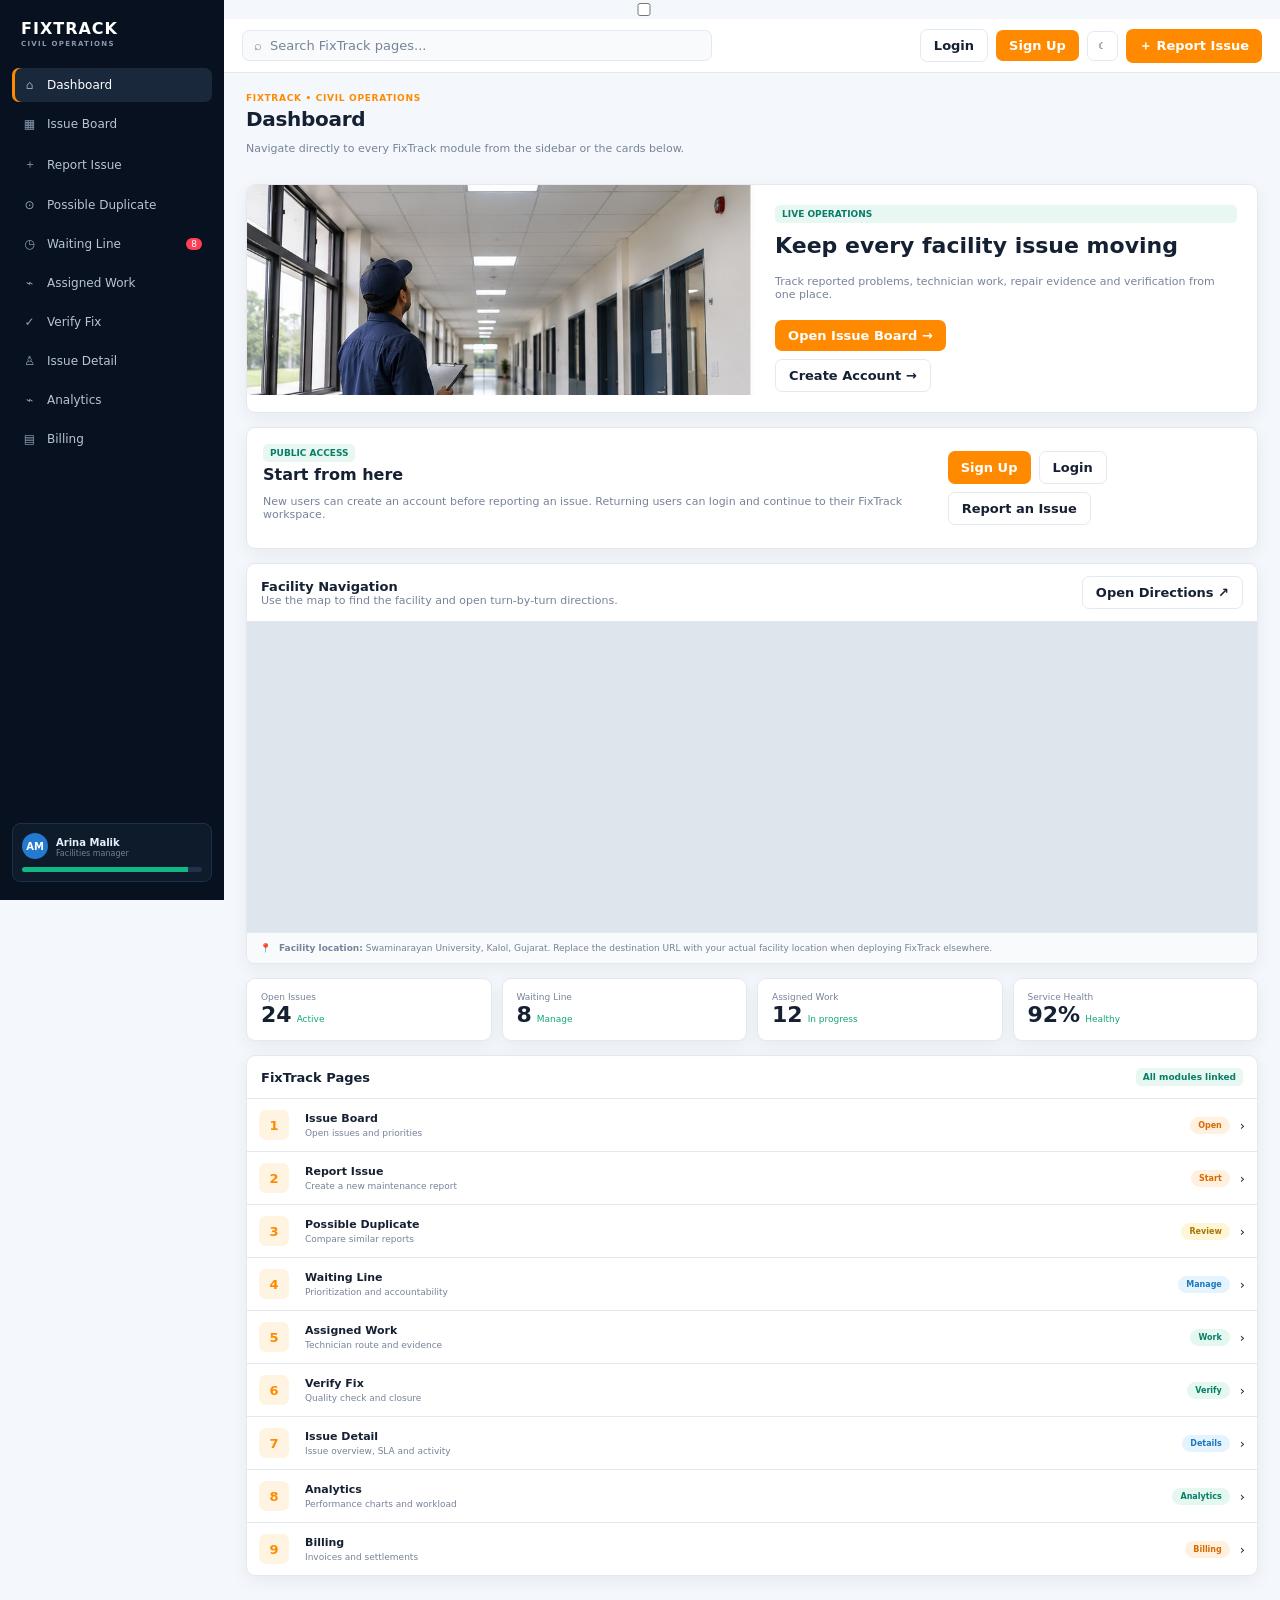
<file: index.html>
<!doctype html>
<html lang="en">
<head>
<meta charset="UTF-8">
<meta name="viewport" content="width=device-width, initial-scale=1.0">
<title>FixTrack — Dashboard</title>
<link rel="stylesheet" href="01_issue_board/style.css">
</head>
<body>
<input id="menu-toggle" type="checkbox">
<input id="dark-mode" class="theme-toggle" type="checkbox">

<div class="app">
  <aside class="sidebar">
    <div class="brand">FIXTRACK<small>CIVIL OPERATIONS</small></div>
    <nav class="nav">
<a class="active" href="index.html"><span class="icon">⌂</span>Dashboard</a>
<a href="01_issue_board/index.html"><span class="icon">▦</span>Issue Board</a>
<a href="02_report_issue/index.html"><span class="icon">＋</span>Report Issue</a>
<a href="03_possible_duplicate/index.html"><span class="icon">⊙</span>Possible Duplicate</a>
<a href="04_waiting_line/index.html"><span class="icon">◷</span>Waiting Line <span class="badge">8</span></a>
<a href="05_assigned_work/index.html"><span class="icon">⌁</span>Assigned Work</a>
<a href="06_verify_fix/index.html"><span class="icon">✓</span>Verify Fix</a>
<a href="07_issue_detail/index.html"><span class="icon">♙</span>Issue Detail</a>
<a href="08_analytics/index.html"><span class="icon">⌁</span>Analytics</a>
<a href="09_billing/index.html"><span class="icon">▤</span>Billing</a>
    </nav>
    <div class="profile-mini">
      <div class="row"><div class="avatar">AM</div><div><strong>Arina Malik</strong><span>Facilities manager</span></div></div>
      <div class="progress"><i></i></div>
    </div>
  </aside>
  <label class="mobile-overlay" for="menu-toggle"></label>

  <main class="content">
    <div class="topbar">
      <label class="hamburger" for="menu-toggle">☰</label>
      <div class="search">⌕ <span>Search FixTrack pages...</span></div>
      <div class="actions"><a class="btn btn-outline auth-top-btn" href="10_login/index.html">Login</a><a class="btn btn-primary auth-top-btn" href="11_signup/index.html">Sign Up</a>
        <div class="theme-toggle"><label for="dark-mode">☾</label></div>
        <a class="btn btn-primary" href="02_report_issue/index.html">＋ Report Issue</a>
      </div>
    </div>
    <div class="page">
      <div class="eyebrow">FIXTRACK • CIVIL OPERATIONS</div>
      <div class="title-row">
        <div>
          <h1>Dashboard</h1>
          <p class="subtitle">Navigate directly to every FixTrack module from the sidebar or the cards below.</p>
        </div>
      </div>

      <div class="card dashboard-photo-card">
        <img class="dashboard-photo" src="assets/corridor-maintenance.jpg" alt="FixTrack maintenance technician inspecting a facility corridor">
        <div class="dashboard-photo-copy">
          <span class="badge-top">LIVE OPERATIONS</span>
          <h2>Keep every facility issue moving</h2>
          <p class="subtitle">Track reported problems, technician work, repair evidence and verification from one place.</p>
          <a class="btn btn-primary" href="01_issue_board/index.html">Open Issue Board →</a> <a class="btn btn-outline" href="11_signup/index.html">Create Account →</a>
        </div>
      </div>

      <div class="card welcome-strip">
        <div><span class="badge-top">PUBLIC ACCESS</span><h2>Start from here</h2><p class="subtitle">New users can create an account before reporting an issue. Returning users can login and continue to their FixTrack workspace.</p></div>
        <div class="welcome-actions"><a class="btn btn-primary" href="11_signup/index.html">Sign Up</a><a class="btn btn-outline" href="10_login/index.html">Login</a><a class="btn btn-outline" href="02_report_issue/index.html">Report an Issue</a></div>
      </div>

      <div class="card map-card">
        <div class="card-head"><div><strong>Facility Navigation</strong><div class="subtitle">Use the map to find the facility and open turn-by-turn directions.</div></div><a class="btn btn-outline" target="_blank" rel="noopener" href="https://www.google.com/maps/dir/?api=1&destination=Swaminarayan%20University%2C%20Kalol%2C%20Gujarat">Open Directions ↗</a></div>
        <div class="map-frame"><iframe title="FixTrack facility map" src="https://www.google.com/maps?q=Swaminarayan%20University%2C%20Kalol%2C%20Gujarat&output=embed" loading="lazy" referrerpolicy="no-referrer-when-downgrade"></iframe></div>
        <div class="map-note"><span>📍</span><span><strong>Facility location:</strong> Swaminarayan University, Kalol, Gujarat. Replace the destination URL with your actual facility location when deploying FixTrack elsewhere.</span></div>
      </div>

      <div class="stats">
        <div class="stat"><small>Open Issues</small><strong>24</strong><span class="trend">Active</span></div>
        <div class="stat"><small>Waiting Line</small><strong>8</strong><span class="trend">Manage</span></div>
        <div class="stat"><small>Assigned Work</small><strong>12</strong><span class="trend">In progress</span></div>
        <div class="stat"><small>Service Health</small><strong>92%</strong><span class="trend">Healthy</span></div>
      </div>

      <div class="card">
        <div class="card-head"><strong>FixTrack Pages</strong><span class="badge-top">All modules linked</span></div>
        <div class="issue-list">
          <a class="issue" href="01_issue_board/index.html">
            <div class="issue-icon">1</div>
            <div><div class="issue-title">Issue Board</div><div class="issue-meta">Open issues and priorities</div></div>
            <span class="pill orange">Open</span><span>›</span>
          </a>
          <a class="issue" href="02_report_issue/index.html">
            <div class="issue-icon">2</div>
            <div><div class="issue-title">Report Issue</div><div class="issue-meta">Create a new maintenance report</div></div>
            <span class="pill orange">Start</span><span>›</span>
          </a>
          <a class="issue" href="03_possible_duplicate/index.html">
            <div class="issue-icon">3</div>
            <div><div class="issue-title">Possible Duplicate</div><div class="issue-meta">Compare similar reports</div></div>
            <span class="pill yellow">Review</span><span>›</span>
          </a>
          <a class="issue" href="04_waiting_line/index.html">
            <div class="issue-icon">4</div>
            <div><div class="issue-title">Waiting Line</div><div class="issue-meta">Prioritization and accountability</div></div>
            <span class="pill blue">Manage</span><span>›</span>
          </a>
          <a class="issue" href="05_assigned_work/index.html">
            <div class="issue-icon">5</div>
            <div><div class="issue-title">Assigned Work</div><div class="issue-meta">Technician route and evidence</div></div>
            <span class="pill green">Work</span><span>›</span>
          </a>
          <a class="issue" href="06_verify_fix/index.html">
            <div class="issue-icon">6</div>
            <div><div class="issue-title">Verify Fix</div><div class="issue-meta">Quality check and closure</div></div>
            <span class="pill green">Verify</span><span>›</span>
          </a>
          <a class="issue" href="07_issue_detail/index.html">
            <div class="issue-icon">7</div>
            <div><div class="issue-title">Issue Detail</div><div class="issue-meta">Issue overview, SLA and activity</div></div>
            <span class="pill blue">Details</span><span>›</span>
          </a>
          <a class="issue" href="08_analytics/index.html">
            <div class="issue-icon">8</div>
            <div><div class="issue-title">Analytics</div><div class="issue-meta">Performance charts and workload</div></div>
            <span class="pill green">Analytics</span><span>›</span>
          </a>
          <a class="issue" href="09_billing/index.html">
            <div class="issue-icon">9</div>
            <div><div class="issue-title">Billing</div><div class="issue-meta">Invoices and settlements</div></div>
            <span class="pill orange">Billing</span><span>›</span>
          </a>
        </div>
      </div>
    </div>
  </main>
</div>
</body>
</html>
</file>
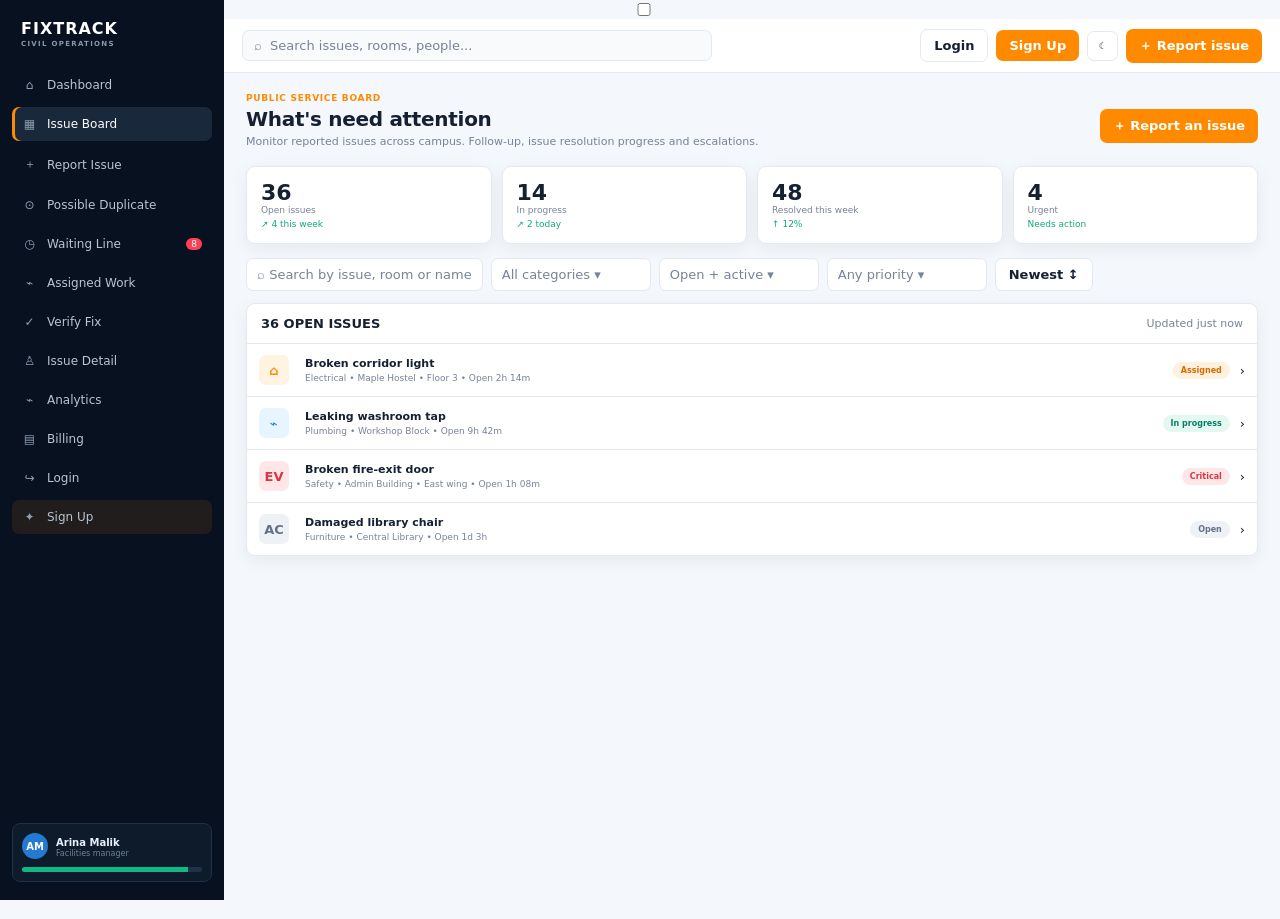
<file: 01_issue_board/index.html>
<!doctype html>
<html lang="en">
<head>
<meta charset="UTF-8"><meta name="viewport" content="width=device-width, initial-scale=1.0">
<title>FixTrack — Issue Board</title>
<link rel="stylesheet" href="style.css">
</head>
<body>
<input id="menu-toggle" type="checkbox">
<input id="dark-mode" class="theme-toggle" type="checkbox">
<div class="app">
<aside class="sidebar">
  <div class="brand">FIXTRACK<small>CIVIL OPERATIONS</small></div>
  <nav class="nav">
<a href="index.html"><span class="icon">⌂</span>Dashboard</a>
<a class="active" href="../01_issue_board/index.html"><span class="icon">▦</span>Issue Board</a>
<a href="../02_report_issue/index.html"><span class="icon">＋</span>Report Issue</a>
<a href="../03_possible_duplicate/index.html"><span class="icon">⊙</span>Possible Duplicate</a>
<a href="../04_waiting_line/index.html"><span class="icon">◷</span>Waiting Line <span class="badge">8</span></a>
<a href="../05_assigned_work/index.html"><span class="icon">⌁</span>Assigned Work</a>
<a href="../06_verify_fix/index.html"><span class="icon">✓</span>Verify Fix</a>
<a href="../07_issue_detail/index.html"><span class="icon">♙</span>Issue Detail</a>
<a href="../08_analytics/index.html"><span class="icon">⌁</span>Analytics</a>
<a href="../09_billing/index.html"><span class="icon">▤</span>Billing</a>

<a href="../10_login/index.html"><span class="icon">↪</span>Login</a>
<a class="nav-signup" href="../11_signup/index.html"><span class="icon">✦</span>Sign Up</a>
</nav>
  <div class="profile-mini"><div class="row"><div class="avatar">AM</div><div><strong>Arina Malik</strong><span>Facilities manager</span></div></div><div class="progress"><i></i></div></div>
</aside>
<label class="mobile-overlay" for="menu-toggle"></label>
<main class="content">
<header class="topbar">
  <label class="hamburger" for="menu-toggle">☰</label>
  <div class="search">⌕ <span>Search issues, rooms, people...</span></div>
  <div class="actions"><a class="btn btn-outline auth-top-btn" href="../10_login/index.html">Login</a><a class="btn btn-primary auth-top-btn" href="../11_signup/index.html">Sign Up</a>
    <div class="theme-toggle"><label for="dark-mode">☾</label></div>
    <a class="btn btn-primary hide-mobile" href="../02_report_issue/index.html">＋ Report issue</a>
  </div>
</header>
<div class="page">
  <div class="eyebrow">PUBLIC SERVICE BOARD</div>
  <div class="title-row">
    <div><h1>What's need attention</h1><div class="subtitle">Monitor reported issues across campus. Follow-up, issue resolution progress and escalations.</div></div>
    <a class="btn btn-primary" href="../02_report_issue/index.html">＋ Report an issue</a>
  </div>
  <section class="stats">
    <div class="stat"><strong>36</strong><small>Open issues</small><span class="trend">↗ 4 this week</span></div>
    <div class="stat"><strong>14</strong><small>In progress</small><span class="trend">↗ 2 today</span></div>
    <div class="stat"><strong>48</strong><small>Resolved this week</small><span class="trend">↑ 12%</span></div>
    <div class="stat"><strong>4</strong><small>Urgent</small><span class="trend">Needs action</span></div>
  </section>
  <div class="toolbar">
    <div class="field">⌕ Search by issue, room or name</div><div class="field">All categories ▾</div><div class="field">Open + active ▾</div><div class="field">Any priority ▾</div><button class="btn btn-outline">Newest ↕</button>
  </div>
  <section class="card">
    <div class="card-head"><strong>36 OPEN ISSUES</strong><span class="subtitle">Updated just now</span></div>
    <div class="issue-list">
      <a class="issue" href="../03_possible_duplicate/index.html"><div class="issue-icon">⌂</div><div><div class="issue-title">Broken corridor light</div><div class="issue-meta">Electrical • Maple Hostel • Floor 3 • Open 2h 14m</div></div><span class="pill orange">Assigned</span><span class="issue-arrow">›</span></a>
      <a class="issue" href="../04_waiting_line/index.html"><div class="issue-icon" style="background:#e6f5ff;color:#2686bd">⌁</div><div><div class="issue-title">Leaking washroom tap</div><div class="issue-meta">Plumbing • Workshop Block • Open 9h 42m</div></div><span class="pill green">In progress</span><span class="issue-arrow">›</span></a>
      <a class="issue" href="../04_waiting_line/index.html"><div class="issue-icon" style="background:#ffe7e8;color:#d93643">EV</div><div><div class="issue-title">Broken fire-exit door</div><div class="issue-meta">Safety • Admin Building • East wing • Open 1h 08m</div></div><span class="pill red">Critical</span><span class="issue-arrow">›</span></a>
      <a class="issue" href="../05_assigned_work/index.html"><div class="issue-icon" style="background:#eef1f5;color:#647187">AC</div><div><div class="issue-title">Damaged library chair</div><div class="issue-meta">Furniture • Central Library • Open 1d 3h</div></div><span class="pill gray">Open</span><span class="issue-arrow">›</span></a>
    </div>
  </section>
</div>
</main>
</div>
</body>
</html>
</file>
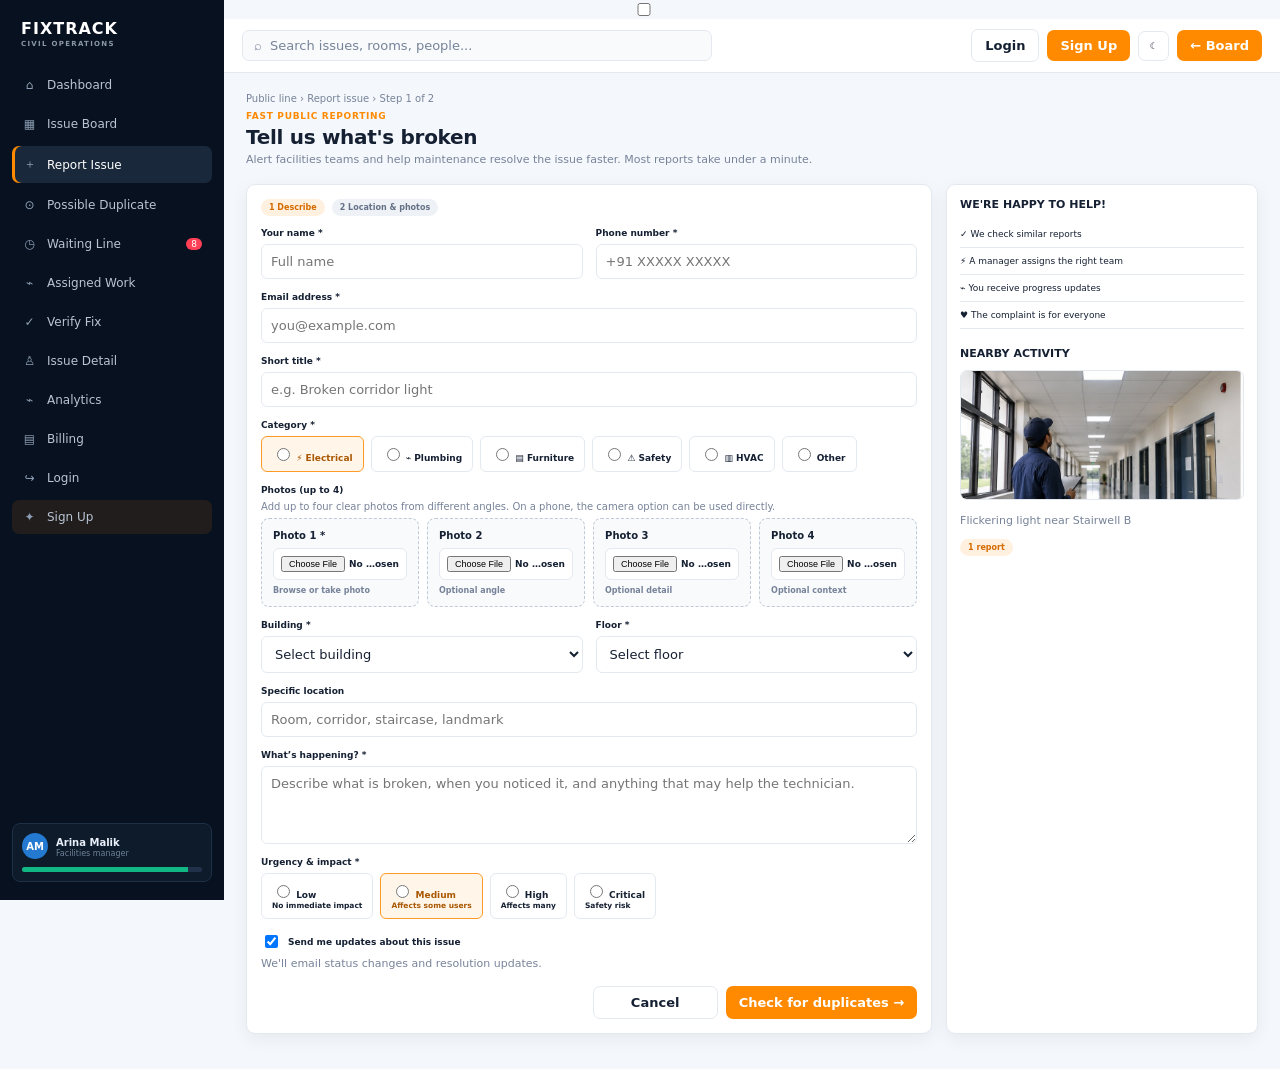
<file: 02_report_issue/index.html>
<!doctype html>
<html lang="en">
<head><meta charset="UTF-8"><meta name="viewport" content="width=device-width, initial-scale=1.0">
<title>FixTrack — Report Issue</title><link rel="stylesheet" href="style.css"></head>
<body>
<input id="menu-toggle" type="checkbox"><input id="dark-mode" class="theme-toggle" type="checkbox">
<div class="app"><aside class="sidebar">
<div class="brand">FIXTRACK<small>CIVIL OPERATIONS</small></div>
<nav class="nav">
<a href="index.html"><span class="icon">⌂</span>Dashboard</a>
<a href="../01_issue_board/index.html"><span class="icon">▦</span>Issue Board</a>
<a class="active" href="../02_report_issue/index.html"><span class="icon">＋</span>Report Issue</a>
<a href="../03_possible_duplicate/index.html"><span class="icon">⊙</span>Possible Duplicate</a>
<a href="../04_waiting_line/index.html"><span class="icon">◷</span>Waiting Line <span class="badge">8</span></a>
<a href="../05_assigned_work/index.html"><span class="icon">⌁</span>Assigned Work</a>
<a href="../06_verify_fix/index.html"><span class="icon">✓</span>Verify Fix</a>
<a href="../07_issue_detail/index.html"><span class="icon">♙</span>Issue Detail</a>
<a href="../08_analytics/index.html"><span class="icon">⌁</span>Analytics</a>
<a href="../09_billing/index.html"><span class="icon">▤</span>Billing</a>

<a href="../10_login/index.html"><span class="icon">↪</span>Login</a>
<a class="nav-signup" href="../11_signup/index.html"><span class="icon">✦</span>Sign Up</a>
</nav>
<div class="profile-mini"><div class="row"><div class="avatar">AM</div><div><strong>Arina Malik</strong><span>Facilities manager</span></div></div><div class="progress"><i></i></div></div>
</aside><label class="mobile-overlay" for="menu-toggle"></label>
<main class="content"><header class="topbar"><label class="hamburger" for="menu-toggle">☰</label><div class="search">⌕ <span>Search issues, rooms, people...</span></div><div class="actions"><a class="btn btn-outline auth-top-btn" href="../10_login/index.html">Login</a><a class="btn btn-primary auth-top-btn" href="../11_signup/index.html">Sign Up</a><div class="theme-toggle"><label for="dark-mode">☾</label></div><a class="btn btn-primary" href="../01_issue_board/index.html">← Board</a></div></header>
<div class="page">
<div class="crumb">Public line › Report issue › Step 1 of 2</div>
<div class="eyebrow">FAST PUBLIC REPORTING</div>
<div class="title-row"><div><h1>Tell us what's broken</h1><div class="subtitle">Alert facilities teams and help maintenance resolve the issue faster. Most reports take under a minute.</div></div></div>
<div class="grid-2">
<section class="card form-card">
<form class="report-form" action="../03_possible_duplicate/index.html" method="get" enctype="multipart/form-data">
<div class="choice-row" style="margin-bottom:12px"><span class="pill orange">1 Describe</span><span class="pill gray">2 Location & photos</span></div>
<div class="form-grid">
<div class="form-group"><label for="reporter-name">Your name *</label><input id="reporter-name" name="reporter_name" autocomplete="name" required placeholder="Full name"></div>
<div class="form-group"><label for="reporter-phone">Phone number *</label><input id="reporter-phone" name="reporter_phone" autocomplete="tel" type="tel" required placeholder="+91 XXXXX XXXXX"></div>
<div class="form-group full"><label for="reporter-email">Email address *</label><input id="reporter-email" name="reporter_email" autocomplete="email" type="email" required placeholder="you@example.com"></div>
<div class="form-group full"><label for="issue-title">Short title *</label><input id="issue-title" name="title" required placeholder="e.g. Broken corridor light"></div>
<div class="form-group full"><label>Category *</label><div class="choice-row"><label class="choice selected"><input type="radio" name="category" value="Electrical" required> ⚡ Electrical</label><label class="choice"><input type="radio" name="category" value="Plumbing"> ⌁ Plumbing</label><label class="choice"><input type="radio" name="category" value="Furniture"> ▤ Furniture</label><label class="choice"><input type="radio" name="category" value="Safety"> ⚠ Safety</label><label class="choice"><input type="radio" name="category" value="HVAC"> ▥ HVAC</label><label class="choice"><input type="radio" name="category" value="Other"> Other</label></div></div>
<div class="form-group full"><label>Photos (up to 4)</label><p class="form-help">Add up to four clear photos from different angles. On a phone, the camera option can be used directly.</p><div class="photo-input-grid">
<label class="photo-upload"><span>Photo 1 *</span><input type="file" name="photo1" accept="image/*" capture="environment" required><small>Browse or take photo</small></label>
<label class="photo-upload"><span>Photo 2</span><input type="file" name="photo2" accept="image/*" capture="environment"><small>Optional angle</small></label>
<label class="photo-upload"><span>Photo 3</span><input type="file" name="photo3" accept="image/*" capture="environment"><small>Optional detail</small></label>
<label class="photo-upload"><span>Photo 4</span><input type="file" name="photo4" accept="image/*" capture="environment"><small>Optional context</small></label>
</div></div>
<div class="form-group"><label for="building">Building *</label><select id="building" name="building" required><option value="">Select building</option><option>Maple Hostel</option><option>Central Library</option><option>Admin Building</option><option>Workshop Block</option></select></div>
<div class="form-group"><label for="floor">Floor *</label><select id="floor" name="floor" required><option value="">Select floor</option><option>Ground floor</option><option>Floor 2</option><option>Floor 3</option><option>Floor 4</option></select></div>
<div class="form-group full"><label for="location">Specific location</label><input id="location" name="location" placeholder="Room, corridor, staircase, landmark"></div>
<div class="form-group full"><label for="description">What’s happening? *</label><textarea id="description" name="description" required placeholder="Describe what is broken, when you noticed it, and anything that may help the technician."></textarea></div>
<div class="form-group full"><label>Urgency & impact *</label><div class="choice-row"><label class="choice"><input type="radio" name="urgency" value="Low" required> Low<br><small>No immediate impact</small></label><label class="choice selected"><input type="radio" name="urgency" value="Medium"> Medium<br><small>Affects some users</small></label><label class="choice"><input type="radio" name="urgency" value="High"> High<br><small>Affects many</small></label><label class="choice"><input type="radio" name="urgency" value="Critical"> Critical<br><small>Safety risk</small></label></div></div>
<div class="form-group full"><label class="checkline"><input type="checkbox" name="updates" checked> Send me updates about this issue</label><small class="subtitle">We'll email status changes and resolution updates.</small></div>
</div>
<div class="form-actions"><a class="btn btn-outline" href="../index.html">Cancel</a><button class="btn btn-primary" type="submit">Check for duplicates →</button></div>
</form>
</section>

<aside class="card side-card">
<h3>WE'RE HAPPY TO HELP!</h3>
<div class="tip">✓ We check similar reports</div><div class="tip">⚡ A manager assigns the right team</div><div class="tip">⌁ You receive progress updates</div><div class="tip">♥ The complaint is for everyone</div>
<h3 style="margin-top:18px">NEARBY ACTIVITY</h3>
<img class="photo" src="../assets/corridor-maintenance.jpg" alt="Corridor reference photo">
<p class="subtitle">Flickering light near Stairwell B</p><span class="pill orange">1 report</span>
</aside>
</div>
</div></main></div>
</body></html>
</file>
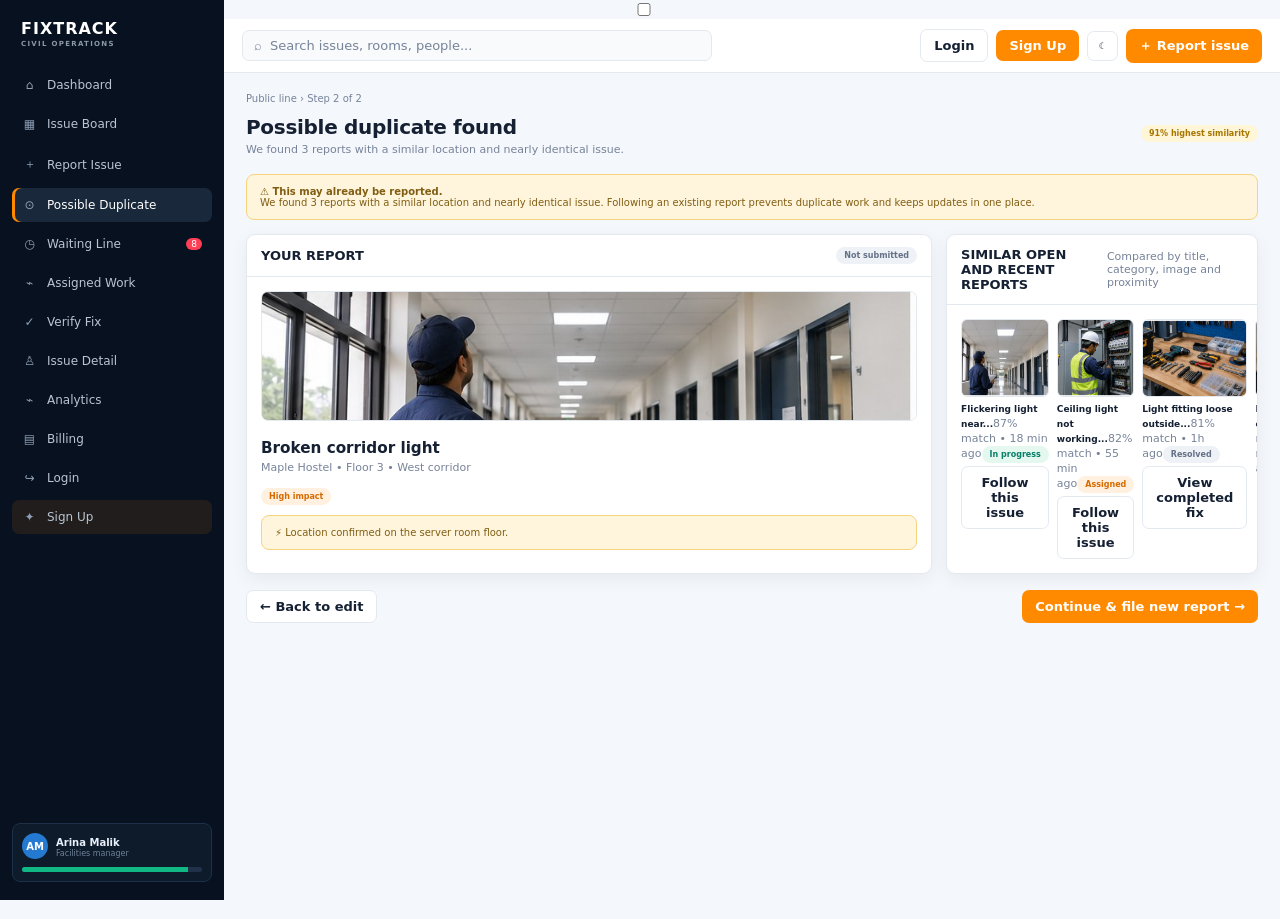
<file: 03_possible_duplicate/index.html>
<!doctype html>
<html lang="en"><head><meta charset="UTF-8"><meta name="viewport" content="width=device-width, initial-scale=1.0"><title>FixTrack — Possible Duplicate</title><link rel="stylesheet" href="style.css"></head>
<body>
<input id="menu-toggle" type="checkbox"><input id="dark-mode" class="theme-toggle" type="checkbox">
<div class="app"><aside class="sidebar"><div class="brand">FIXTRACK<small>CIVIL OPERATIONS</small></div><nav class="nav">
<a href="index.html"><span class="icon">⌂</span>Dashboard</a>
<a href="../01_issue_board/index.html"><span class="icon">▦</span>Issue Board</a>
<a href="../02_report_issue/index.html"><span class="icon">＋</span>Report Issue</a>
<a class="active" href="../03_possible_duplicate/index.html"><span class="icon">⊙</span>Possible Duplicate</a>
<a href="../04_waiting_line/index.html"><span class="icon">◷</span>Waiting Line <span class="badge">8</span></a>
<a href="../05_assigned_work/index.html"><span class="icon">⌁</span>Assigned Work</a>
<a href="../06_verify_fix/index.html"><span class="icon">✓</span>Verify Fix</a>
<a href="../07_issue_detail/index.html"><span class="icon">♙</span>Issue Detail</a>
<a href="../08_analytics/index.html"><span class="icon">⌁</span>Analytics</a>
<a href="../09_billing/index.html"><span class="icon">▤</span>Billing</a>

<a href="../10_login/index.html"><span class="icon">↪</span>Login</a>
<a class="nav-signup" href="../11_signup/index.html"><span class="icon">✦</span>Sign Up</a>
</nav><div class="profile-mini"><div class="row"><div class="avatar">AM</div><div><strong>Arina Malik</strong><span>Facilities manager</span></div></div><div class="progress"><i></i></div></div></aside><label class="mobile-overlay" for="menu-toggle"></label>
<main class="content"><header class="topbar"><label class="hamburger" for="menu-toggle">☰</label><div class="search">⌕ <span>Search issues, rooms, people...</span></div><div class="actions"><a class="btn btn-outline auth-top-btn" href="../10_login/index.html">Login</a><a class="btn btn-primary auth-top-btn" href="../11_signup/index.html">Sign Up</a><div class="theme-toggle"><label for="dark-mode">☾</label></div><a class="btn btn-primary" href="../01_issue_board/index.html">＋ Report issue</a></div></header>
<div class="page"><div class="crumb">Public line › Step 2 of 2</div><div class="title-row"><div><h1>Possible duplicate found</h1><div class="subtitle">We found 3 reports with a similar location and nearly identical issue.</div></div><span class="pill yellow">91% highest similarity</span></div>
<div class="alert"><strong>⚠ This may already be reported.</strong><br>We found 3 reports with a similar location and nearly identical issue. Following an existing report prevents duplicate work and keeps updates in one place.</div>
<div class="grid-2">
<section class="card"><div class="card-head"><strong>YOUR REPORT</strong><span class="pill gray">Not submitted</span></div><div class="card-body">
<img class="photo" src="../assets/corridor-maintenance.jpg" alt="Reported corridor">
<h3 style="margin-bottom:4px">Broken corridor light</h3><div class="subtitle">Maple Hostel • Floor 3 • West corridor</div><p><span class="pill orange">High impact</span></p><div class="alert" style="margin-top:10px;margin-bottom:0">⚡ Location confirmed on the server room floor.</div>
</div></section>
<section class="card"><div class="card-head"><strong>SIMILAR OPEN AND RECENT REPORTS</strong><span class="subtitle">Compared by title, category, image and proximity</span></div><div class="card-body"><div class="image-grid">
<div><img src="../assets/corridor-maintenance.jpg" alt=""><b style="font-size:9px">Flickering light near...</b><small class="subtitle">87% match • 18 min ago</small><span class="pill green">In progress</span><button class="btn btn-outline" style="width:100%;margin-top:6px">Follow this issue</button></div>
<div><img src="../assets/electrical-maintenance.jpg" alt=""><b style="font-size:9px">Ceiling light not working...</b><small class="subtitle">82% match • 55 min ago</small><span class="pill orange">Assigned</span><button class="btn btn-outline" style="width:100%;margin-top:6px">Follow this issue</button></div>
<div><img src="../assets/tools-workbench.jpg" alt=""><b style="font-size:9px">Light fitting loose outside...</b><small class="subtitle">81% match • 1h ago</small><span class="pill gray">Resolved</span><button class="btn btn-outline" style="width:100%;margin-top:6px">View completed fix</button></div>
<div><img src="../assets/light-repair.jpg" alt=""><b style="font-size:9px">Light fixture outside...</b><small class="subtitle">79% match • 110 m away</small><span class="pill gray">Closed</span></div>
</div></div></section>
</div>
<div style="display:flex;justify-content:space-between;gap:8px;margin-top:16px"><a class="btn btn-outline" href="../02_report_issue/index.html">← Back to edit</a><a class="btn btn-primary" href="../04_waiting_line/index.html">Continue & file new report →</a></div>
</div></main></div></body></html>
</file>
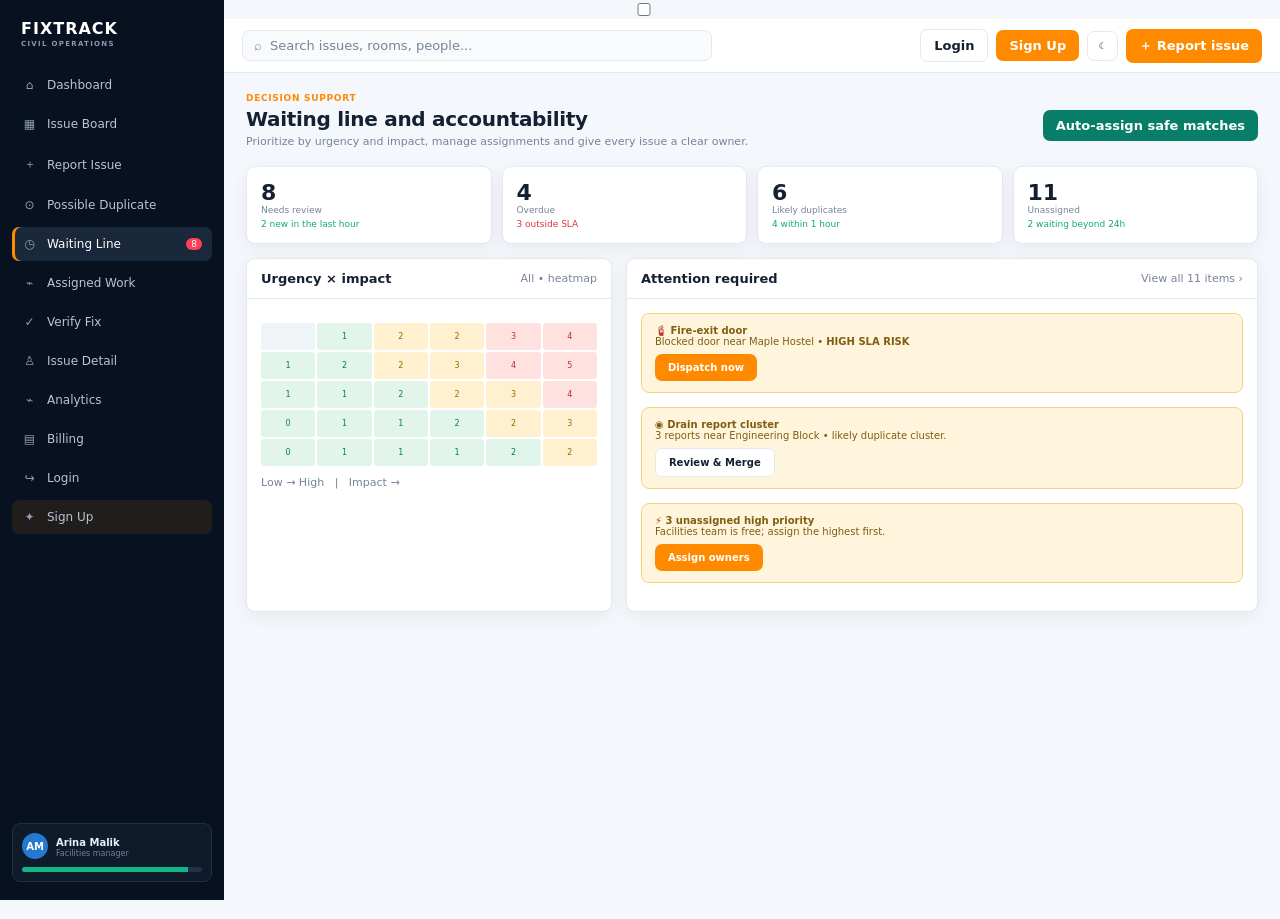
<file: 04_waiting_line/index.html>
<!doctype html>
<html lang="en"><head><meta charset="UTF-8"><meta name="viewport" content="width=device-width, initial-scale=1.0"><title>FixTrack — Waiting Line</title><link rel="stylesheet" href="style.css"></head>
<body>
<input id="menu-toggle" type="checkbox"><input id="dark-mode" class="theme-toggle" type="checkbox">
<div class="app"><aside class="sidebar"><div class="brand">FIXTRACK<small>CIVIL OPERATIONS</small></div><nav class="nav">
<a href="index.html"><span class="icon">⌂</span>Dashboard</a>
<a href="../01_issue_board/index.html"><span class="icon">▦</span>Issue Board</a>
<a href="../02_report_issue/index.html"><span class="icon">＋</span>Report Issue</a>
<a href="../03_possible_duplicate/index.html"><span class="icon">⊙</span>Possible Duplicate</a>
<a class="active" href="../04_waiting_line/index.html"><span class="icon">◷</span>Waiting Line <span class="badge">8</span></a>
<a href="../05_assigned_work/index.html"><span class="icon">⌁</span>Assigned Work</a>
<a href="../06_verify_fix/index.html"><span class="icon">✓</span>Verify Fix</a>
<a href="../07_issue_detail/index.html"><span class="icon">♙</span>Issue Detail</a>
<a href="../08_analytics/index.html"><span class="icon">⌁</span>Analytics</a>
<a href="../09_billing/index.html"><span class="icon">▤</span>Billing</a>

<a href="../10_login/index.html"><span class="icon">↪</span>Login</a>
<a class="nav-signup" href="../11_signup/index.html"><span class="icon">✦</span>Sign Up</a>
</nav><div class="profile-mini"><div class="row"><div class="avatar">AM</div><div><strong>Arina Malik</strong><span>Facilities manager</span></div></div><div class="progress"><i></i></div></div></aside><label class="mobile-overlay" for="menu-toggle"></label>
<main class="content"><header class="topbar"><label class="hamburger" for="menu-toggle">☰</label><div class="search">⌕ <span>Search issues, rooms, people...</span></div><div class="actions"><a class="btn btn-outline auth-top-btn" href="../10_login/index.html">Login</a><a class="btn btn-primary auth-top-btn" href="../11_signup/index.html">Sign Up</a><div class="theme-toggle"><label for="dark-mode">☾</label></div><a class="btn btn-primary" href="../02_report_issue/index.html">＋ Report issue</a></div></header>
<div class="page"><div class="eyebrow">DECISION SUPPORT</div><div class="title-row"><div><h1>Waiting line and accountability</h1><div class="subtitle">Prioritize by urgency and impact, manage assignments and give every issue a clear owner.</div></div><button class="btn btn-green">Auto-assign safe matches</button></div>
<section class="stats"><div class="stat"><strong>8</strong><small>Needs review</small><span class="trend">2 new in the last hour</span></div><div class="stat"><strong>4</strong><small>Overdue</small><span class="trend" style="color:#d93643">3 outside SLA</span></div><div class="stat"><strong>6</strong><small>Likely duplicates</small><span class="trend">4 within 1 hour</span></div><div class="stat"><strong>11</strong><small>Unassigned</small><span class="trend">2 waiting beyond 24h</span></div></section>
<div class="grid-3">
<section class="card"><div class="card-head"><strong>Urgency × impact</strong><span class="subtitle">All • heatmap</span></div><div class="card-body"><div class="matrix"><span></span><span class="ok">1</span><span class="mid">2</span><span class="mid">2</span><span class="hi">3</span><span class="hi">4</span><span class="ok">1</span><span class="ok">2</span><span class="mid">2</span><span class="mid">3</span><span class="hi">4</span><span class="hi">5</span><span class="ok">1</span><span class="ok">1</span><span class="ok">2</span><span class="mid">2</span><span class="mid">3</span><span class="hi">4</span><span class="ok">0</span><span class="ok">1</span><span class="ok">1</span><span class="ok">2</span><span class="mid">2</span><span class="mid">3</span><span class="ok">0</span><span class="ok">1</span><span class="ok">1</span><span class="ok">1</span><span class="ok">2</span><span class="mid">2</span></div><div class="subtitle" style="margin-top:10px">Low → High &nbsp; | &nbsp; Impact →</div></div></section>
<section class="card"><div class="card-head"><strong>Attention required</strong><a href="#" class="subtitle">View all 11 items ›</a></div><div class="card-body">
<div class="alert"><strong>🧯 Fire-exit door</strong><br>Blocked door near Maple Hostel • <b>HIGH SLA RISK</b><br><button class="btn btn-primary" style="margin-top:7px">Dispatch now</button></div>
<div class="alert"><strong>◉ Drain report cluster</strong><br>3 reports near Engineering Block • likely duplicate cluster.<br><button class="btn btn-outline" style="margin-top:7px">Review & Merge</button></div>
<div class="alert"><strong>⚡ 3 unassigned high priority</strong><br>Facilities team is free; assign the highest first.<br><button class="btn btn-primary" style="margin-top:7px">Assign owners</button></div>
</div></section>
</div></div></main></div></body></html>
</file>
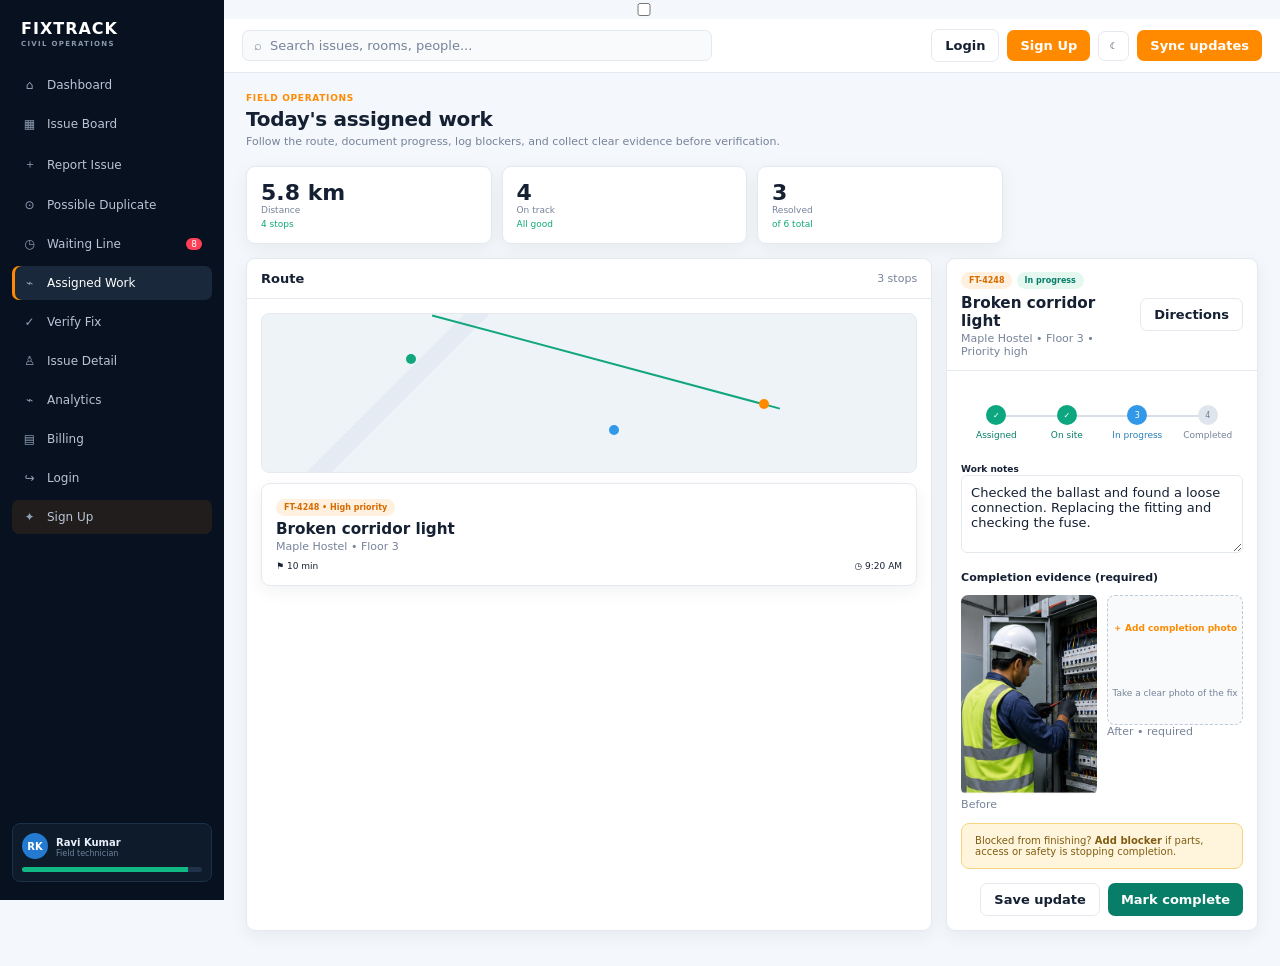
<file: 05_assigned_work/index.html>
<!doctype html>
<html lang="en"><head><meta charset="UTF-8"><meta name="viewport" content="width=device-width, initial-scale=1.0"><title>FixTrack — Assigned Work</title><link rel="stylesheet" href="style.css"></head>
<body>
<input id="menu-toggle" type="checkbox"><input id="dark-mode" class="theme-toggle" type="checkbox">
<div class="app"><aside class="sidebar"><div class="brand">FIXTRACK<small>CIVIL OPERATIONS</small></div><nav class="nav">
<a href="index.html"><span class="icon">⌂</span>Dashboard</a>
<a href="../01_issue_board/index.html"><span class="icon">▦</span>Issue Board</a>
<a href="../02_report_issue/index.html"><span class="icon">＋</span>Report Issue</a>
<a href="../03_possible_duplicate/index.html"><span class="icon">⊙</span>Possible Duplicate</a>
<a href="../04_waiting_line/index.html"><span class="icon">◷</span>Waiting Line <span class="badge">8</span></a>
<a class="active" href="../05_assigned_work/index.html"><span class="icon">⌁</span>Assigned Work</a>
<a href="../06_verify_fix/index.html"><span class="icon">✓</span>Verify Fix</a>
<a href="../07_issue_detail/index.html"><span class="icon">♙</span>Issue Detail</a>
<a href="../08_analytics/index.html"><span class="icon">⌁</span>Analytics</a>
<a href="../09_billing/index.html"><span class="icon">▤</span>Billing</a>

<a href="../10_login/index.html"><span class="icon">↪</span>Login</a>
<a class="nav-signup" href="../11_signup/index.html"><span class="icon">✦</span>Sign Up</a>
</nav><div class="profile-mini"><div class="row"><div class="avatar">RK</div><div><strong>Ravi Kumar</strong><span>Field technician</span></div></div><div class="progress"><i></i></div></div></aside><label class="mobile-overlay" for="menu-toggle"></label>
<main class="content"><header class="topbar"><label class="hamburger" for="menu-toggle">☰</label><div class="search">⌕ <span>Search issues, rooms, people...</span></div><div class="actions"><a class="btn btn-outline auth-top-btn" href="../10_login/index.html">Login</a><a class="btn btn-primary auth-top-btn" href="../11_signup/index.html">Sign Up</a><div class="theme-toggle"><label for="dark-mode">☾</label></div><a class="btn btn-primary" href="../01_issue_board/index.html">Sync updates</a></div></header>
<div class="page"><div class="eyebrow">FIELD OPERATIONS</div><div class="title-row"><div><h1>Today's assigned work</h1><div class="subtitle">Follow the route, document progress, log blockers, and collect clear evidence before verification.</div></div></div>
<section class="stats"><div class="stat"><strong>5.8 km</strong><small>Distance</small><span class="trend">4 stops</span></div><div class="stat"><strong>4</strong><small>On track</small><span class="trend">All good</span></div><div class="stat"><strong>3</strong><small>Resolved</small><span class="trend">of 6 total</span></div></section>
<div class="grid-2">
<section class="card"><div class="card-head"><strong>Route</strong><span class="subtitle">3 stops</span></div><div class="card-body"><div style="height:160px;border:1px solid var(--border);border-radius:8px;background:linear-gradient(135deg,#eef3f8 25%,#e4ebf2 25%,#e4ebf2 28%,#eef3f8 28%);position:relative;overflow:hidden"><div style="position:absolute;left:25%;top:30%;width:55%;height:2px;background:#12a67f;transform:rotate(15deg)"></div><div style="position:absolute;left:22%;top:25%;width:10px;height:10px;background:#12a67f;border-radius:50%"></div><div style="position:absolute;left:76%;top:54%;width:10px;height:10px;background:#ff8a00;border-radius:50%"></div><div style="position:absolute;left:53%;top:70%;width:10px;height:10px;background:#3298e8;border-radius:50%"></div></div>
<div class="card" style="margin-top:10px"><div class="card-body"><span class="pill orange">FT-4248 • High priority</span><h3 style="margin:7px 0 2px">Broken corridor light</h3><div class="subtitle">Maple Hostel • Floor 3</div><div style="display:flex;justify-content:space-between;margin-top:8px;font-size:9px"><span>⚑ 10 min</span><span>◷ 9:20 AM</span></div></div></div></div></section>
<section class="card"><div class="card-head"><div><span class="pill orange">FT-4248</span> <span class="pill green">In progress</span><h3 style="margin:8px 0 2px">Broken corridor light</h3><div class="subtitle">Maple Hostel • Floor 3 • Priority high</div></div><button class="btn btn-outline">Directions</button></div>
<div class="card-body"><div class="timeline"><div class="step done"><div class="circle">✓</div>Assigned</div><div class="step done"><div class="circle">✓</div>On site</div><div class="step active"><div class="circle">3</div>In progress</div><div class="step"><div class="circle">4</div>Completed</div></div>
<label>Work notes</label><textarea>Checked the ballast and found a loose connection. Replacing the fitting and checking the fuse.</textarea>
<h3 style="margin-top:15px;font-size:11px">Completion evidence (required)</h3><div class="before-after"><div><img src="../assets/electrical-maintenance.jpg" alt="Work evidence"><div class="subtitle">Before</div></div><div><div class="photo-drop" style="height:130px"><b>＋ Add completion photo</b>Take a clear photo of the fix</div><div class="subtitle">After • required</div></div></div>
<div class="alert" style="margin-top:12px">Blocked from finishing? <b>Add blocker</b> if parts, access or safety is stopping completion.</div>
<div style="display:flex;justify-content:flex-end;gap:8px"><button class="btn btn-outline">Save update</button><a class="btn btn-green" href="../06_verify_fix/index.html">Mark complete</a></div>
</div></section>
</div></div></main></div></body></html>
</file>
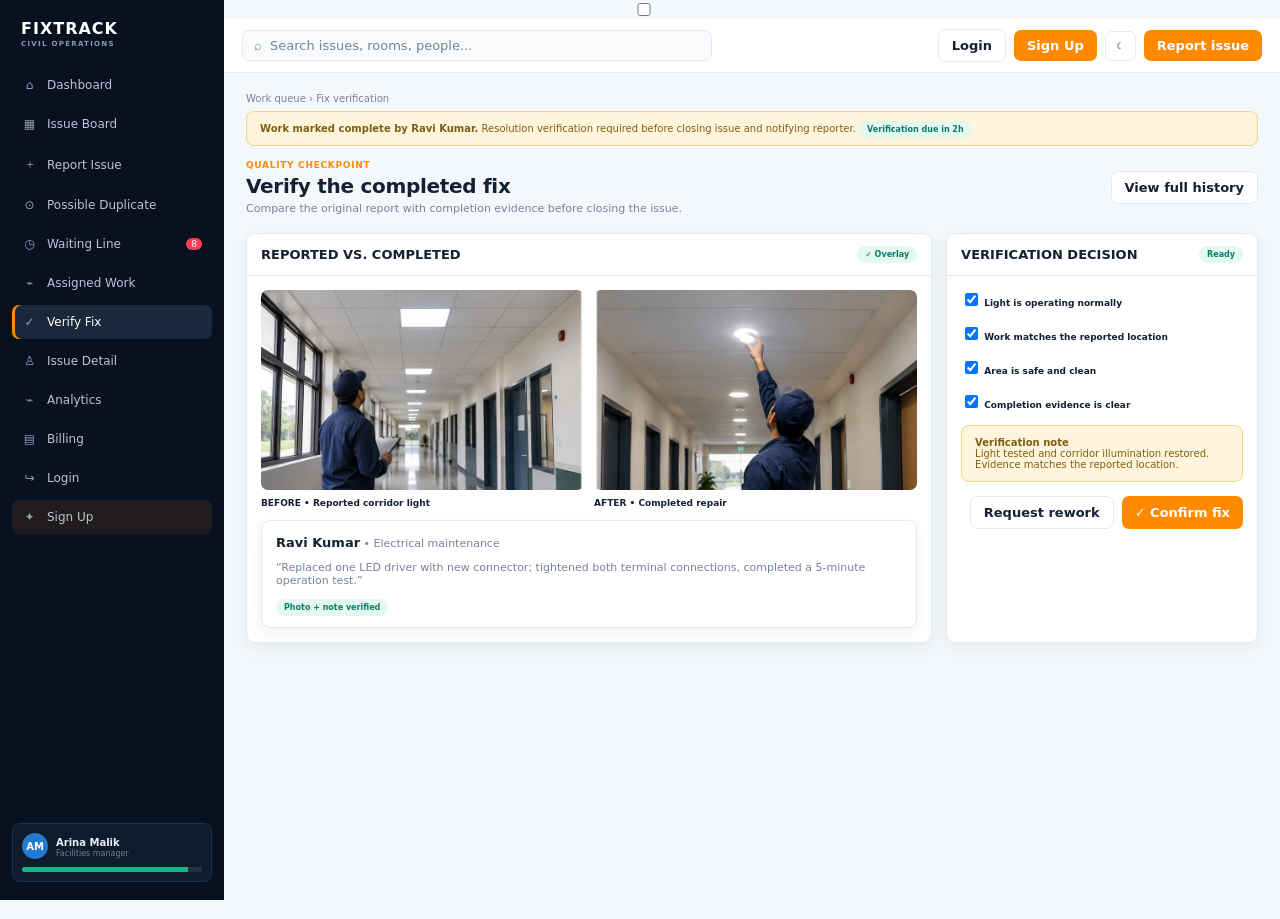
<file: 06_verify_fix/index.html>
<!doctype html>
<html lang="en"><head><meta charset="UTF-8"><meta name="viewport" content="width=device-width, initial-scale=1.0"><title>FixTrack — Verify Fix</title><link rel="stylesheet" href="style.css"></head>
<body>
<input id="menu-toggle" type="checkbox"><input id="dark-mode" class="theme-toggle" type="checkbox">
<div class="app"><aside class="sidebar"><div class="brand">FIXTRACK<small>CIVIL OPERATIONS</small></div><nav class="nav">
<a href="index.html"><span class="icon">⌂</span>Dashboard</a>
<a href="../01_issue_board/index.html"><span class="icon">▦</span>Issue Board</a>
<a href="../02_report_issue/index.html"><span class="icon">＋</span>Report Issue</a>
<a href="../03_possible_duplicate/index.html"><span class="icon">⊙</span>Possible Duplicate</a>
<a href="../04_waiting_line/index.html"><span class="icon">◷</span>Waiting Line <span class="badge">8</span></a>
<a href="../05_assigned_work/index.html"><span class="icon">⌁</span>Assigned Work</a>
<a class="active" href="../06_verify_fix/index.html"><span class="icon">✓</span>Verify Fix</a>
<a href="../07_issue_detail/index.html"><span class="icon">♙</span>Issue Detail</a>
<a href="../08_analytics/index.html"><span class="icon">⌁</span>Analytics</a>
<a href="../09_billing/index.html"><span class="icon">▤</span>Billing</a>

<a href="../10_login/index.html"><span class="icon">↪</span>Login</a>
<a class="nav-signup" href="../11_signup/index.html"><span class="icon">✦</span>Sign Up</a>
</nav><div class="profile-mini"><div class="row"><div class="avatar">AM</div><div><strong>Arina Malik</strong><span>Facilities manager</span></div></div><div class="progress"><i></i></div></div></aside><label class="mobile-overlay" for="menu-toggle"></label>
<main class="content"><header class="topbar"><label class="hamburger" for="menu-toggle">☰</label><div class="search">⌕ <span>Search issues, rooms, people...</span></div><div class="actions"><a class="btn btn-outline auth-top-btn" href="../10_login/index.html">Login</a><a class="btn btn-primary auth-top-btn" href="../11_signup/index.html">Sign Up</a><div class="theme-toggle"><label for="dark-mode">☾</label></div><a class="btn btn-primary" href="../01_issue_board/index.html">Report issue</a></div></header>
<div class="page"><div class="crumb">Work queue › Fix verification</div><div class="alert"><strong>Work marked complete by Ravi Kumar.</strong> Resolution verification required before closing issue and notifying reporter. <span class="pill green">Verification due in 2h</span></div>
<div class="title-row"><div><div class="eyebrow">QUALITY CHECKPOINT</div><h1>Verify the completed fix</h1><div class="subtitle">Compare the original report with completion evidence before closing the issue.</div></div><button class="btn btn-outline">View full history</button></div>
<div class="grid-2">
<section class="card"><div class="card-head"><strong>REPORTED VS. COMPLETED</strong><span class="pill green">✓ Overlay</span></div><div class="card-body"><div class="before-after">
<figure><img src="../assets/corridor-maintenance.jpg" alt="Before repair"><figcaption>BEFORE • Reported corridor light</figcaption></figure>
<figure><img src="../assets/light-repair.jpg" alt="After repair"><figcaption>AFTER • Completed repair</figcaption></figure>
</div><div class="card" style="margin-top:12px"><div class="card-body"><b>Ravi Kumar</b><span class="subtitle"> • Electrical maintenance</span><p class="subtitle">“Replaced one LED driver with new connector; tightened both terminal connections, completed a 5-minute operation test.”</p><span class="pill green">Photo + note verified</span></div></div></div></section>
<aside class="card"><div class="card-head"><strong>VERIFICATION DECISION</strong><span class="pill green">Ready</span></div><div class="card-body">
<label><input type="checkbox" checked style="width:auto"> Light is operating normally</label><br><br>
<label><input type="checkbox" checked style="width:auto"> Work matches the reported location</label><br><br>
<label><input type="checkbox" checked style="width:auto"> Area is safe and clean</label><br><br>
<label><input type="checkbox" checked style="width:auto"> Completion evidence is clear</label>
<div class="alert" style="margin-top:14px"><b>Verification note</b><br>Light tested and corridor illumination restored. Evidence matches the reported location.</div>
<div style="display:flex;gap:8px;justify-content:flex-end"><button class="btn btn-outline">Request rework</button><a class="btn btn-primary" href="../01_issue_board/index.html">✓ Confirm fix</a></div>
</div></aside>
</div></div></main></div></body></html>
</file>
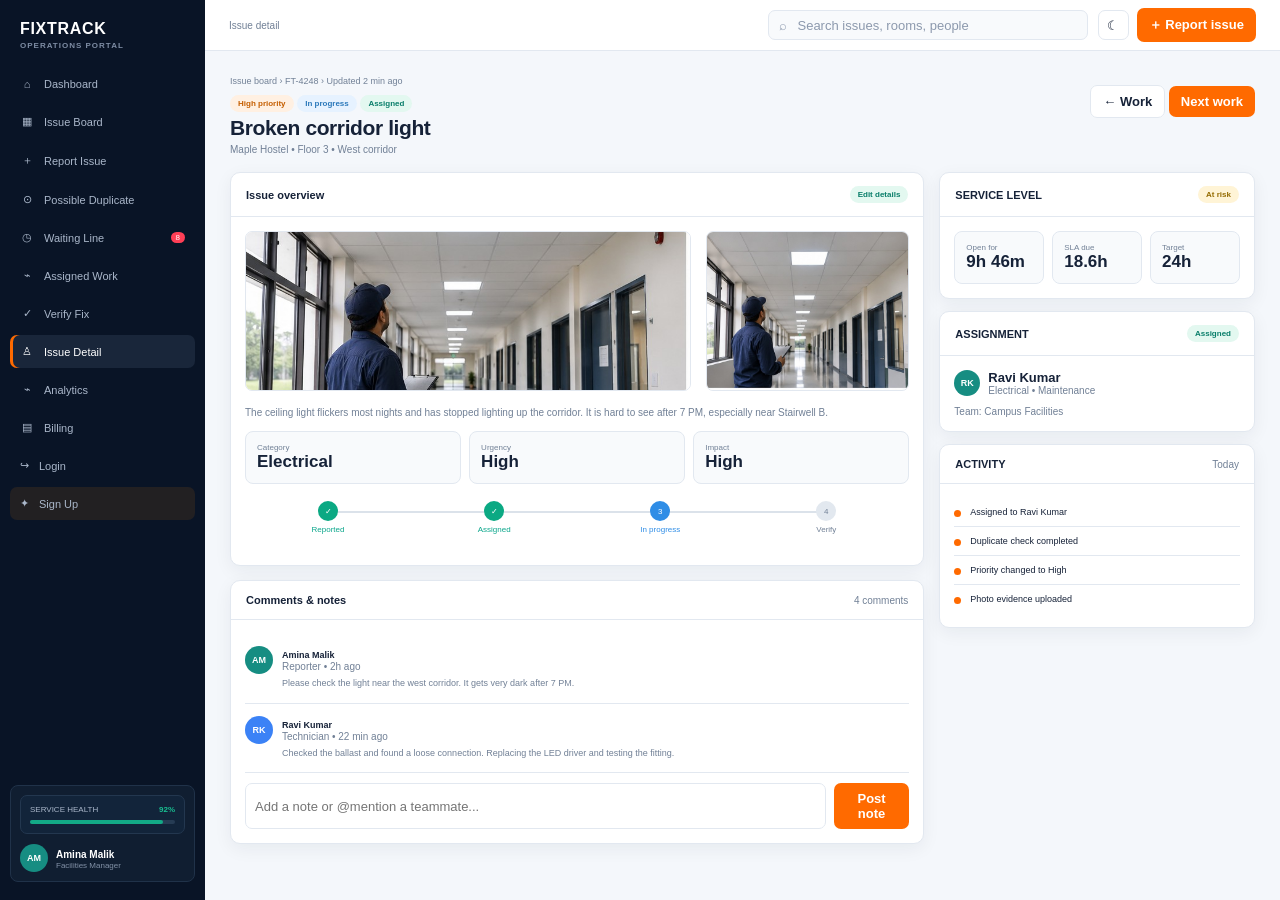
<file: 07_issue_detail/index.html>
<!doctype html><html lang="en"><head><meta charset="UTF-8"><meta name="viewport" content="width=device-width,initial-scale=1"><title>FixTrack — Issue Detail</title><link rel="stylesheet" href="style.css"></head>
<body><input id="menu" type="checkbox"><input id="dark" type="checkbox"><div class="app">
<aside class="sidebar"><div class="logo">FIXTRACK<small>OPERATIONS PORTAL</small></div><nav class="nav">
<a href="index.html"><i>⌂</i>Dashboard</a>
<a href="../01_issue_board/index.html"><i>▦</i>Issue Board</a>
<a href="../02_report_issue/index.html"><i>＋</i>Report Issue</a>
<a href="../03_possible_duplicate/index.html"><i>⊙</i>Possible Duplicate</a>
<a href="../04_waiting_line/index.html"><i>◷</i>Waiting Line <span class="badge">8</span></a>
<a href="../05_assigned_work/index.html"><i>⌁</i>Assigned Work</a>
<a href="../06_verify_fix/index.html"><i>✓</i>Verify Fix</a>
<a class="active" href="../07_issue_detail/index.html"><i>♙</i>Issue Detail</a>
<a href="../08_analytics/index.html"><i>⌁</i>Analytics</a>
<a href="../09_billing/index.html"><i>▤</i>Billing</a>

<a href="../10_login/index.html"><span class="icon">↪</span>Login</a>
<a class="nav-signup" href="../11_signup/index.html"><span class="icon">✦</span>Sign Up</a>
</nav><div class="user"><div class="health">SERVICE HEALTH <b>92%</b><div class="bar"><i></i></div></div><div class="userrow"><div class="avatar">AM</div><div><strong>Amina Malik</strong><small>Facilities Manager</small></div></div></div></aside><div class="overlay"></div>
<main class="main"><header class="top"><label for="menu" class="hamb">☰</label><div class="sub">Issue detail</div><div class="search">⌕ &nbsp; Search issues, rooms, people</div><div class="top-actions"><label for="dark" class="theme">☾</label><details class="dropdown"><summary class="btn primary">＋ Report issue</summary><div class="dropmenu"><a href="../02_report_issue/index.html">New issue</a><a href="../03_possible_duplicate/index.html">Check duplicates</a><a href="../04_waiting_line/index.html">Open waiting line</a></div></details></div></header>
<div class="page"><div class="crumb">Issue board › FT-4248 › Updated 2 min ago</div><div class="title"><div><div><span class="pill p-orange">High priority</span> <span class="pill p-blue">In progress</span> <span class="pill p-green">Assigned</span></div><h1>Broken corridor light</h1><div class="sub">Maple Hostel • Floor 3 • West corridor</div></div><div><a class="btn outline" href="../05_assigned_work/index.html">← Work</a> <a class="btn primary" href="../06_verify_fix/index.html">Next work</a></div></div>
<div class="grid2"><div>
<section class="card"><div class="head"><strong>Issue overview</strong><span class="p-green pill">Edit details</span></div><div class="pad"><div class="grid2"><div><img class="photo" src="../assets/corridor-maintenance.jpg" alt="Broken corridor light"></div><div><img class="photo" src="../assets/corridor-maintenance.jpg" alt="Corridor close view"></div></div><p class="sub" style="line-height:1.7">The ceiling light flickers most nights and has stopped lighting up the corridor. It is hard to see after 7 PM, especially near Stairwell B.</p><div class="metrics"><div class="metric"><small>Category</small><b>Electrical</b></div><div class="metric"><small>Urgency</small><b>High</b></div><div class="metric"><small>Impact</small><b>High</b></div></div><div class="timeline"><div class="tstep done"><div class="circle">✓</div>Reported</div><div class="tstep done"><div class="circle">✓</div>Assigned</div><div class="tstep active"><div class="circle">3</div>In progress</div><div class="tstep"><div class="circle">4</div>Verify</div></div></div></section>
<section class="card" style="margin-top:14px"><div class="head"><strong>Comments & notes</strong><span class="sub">4 comments</span></div><div class="pad"><div class="comment"><div class="avatar">AM</div><div><b>Amina Malik</b><div class="sub">Reporter • 2h ago</div><p>Please check the light near the west corridor. It gets very dark after 7 PM.</p></div></div><div class="comment"><div class="avatar" style="background:#3b82f6">RK</div><div><b>Ravi Kumar</b><div class="sub">Technician • 22 min ago</div><p>Checked the ballast and found a loose connection. Replacing the LED driver and testing the fitting.</p></div></div><div style="display:flex;gap:8px;margin-top:10px"><input class="input" placeholder="Add a note or @mention a teammate..."><button class="btn primary">Post note</button></div></div></section></div>
<aside><section class="card"><div class="head"><strong>SERVICE LEVEL</strong><span class="pill p-yellow">At risk</span></div><div class="pad"><div class="metrics"><div class="metric"><small>Open for</small><b>9h 46m</b></div><div class="metric"><small>SLA due</small><b>18.6h</b></div><div class="metric"><small>Target</small><b>24h</b></div></div></div></section>
<section class="card" style="margin-top:12px"><div class="head"><strong>ASSIGNMENT</strong><span class="pill p-green">Assigned</span></div><div class="pad"><div class="person"><div class="avatar">RK</div><div><b>Ravi Kumar</b><div class="sub">Electrical • Maintenance</div></div></div><div class="sub" style="margin-top:10px">Team: Campus Facilities</div></div></section>
<section class="card" style="margin-top:12px"><div class="head"><strong>ACTIVITY</strong><span class="sub">Today</span></div><div class="pad"><div class="activity"><span class="dot"></span>Assigned to Ravi Kumar</div><div class="activity"><span class="dot"></span>Duplicate check completed</div><div class="activity"><span class="dot"></span>Priority changed to High</div><div class="activity"><span class="dot"></span>Photo evidence uploaded</div></div></section></aside></div></div></main></div></body></html>
</file>
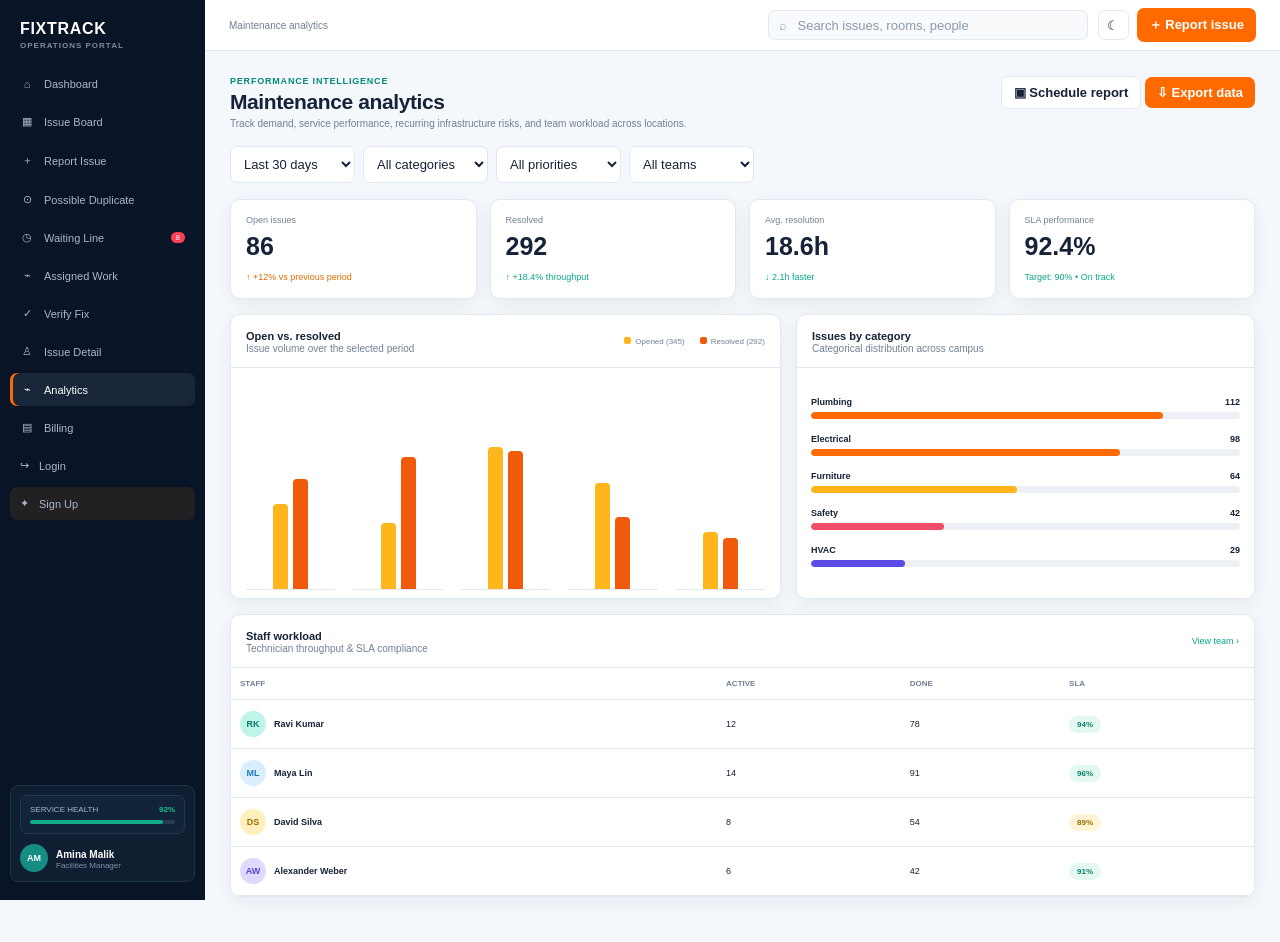
<file: 08_analytics/index.html>
<!doctype html><html lang="en"><head><meta charset="UTF-8"><meta name="viewport" content="width=device-width,initial-scale=1"><title>FixTrack — Maintenance Analytics</title><link rel="stylesheet" href="style.css"></head>
<body><input id="menu" type="checkbox"><input id="dark" type="checkbox"><div class="app">
<aside class="sidebar"><div class="logo">FIXTRACK<small>OPERATIONS PORTAL</small></div><nav class="nav">
<a href="index.html"><i>⌂</i>Dashboard</a>
<a href="../01_issue_board/index.html"><i>▦</i>Issue Board</a>
<a href="../02_report_issue/index.html"><i>＋</i>Report Issue</a>
<a href="../03_possible_duplicate/index.html"><i>⊙</i>Possible Duplicate</a>
<a href="../04_waiting_line/index.html"><i>◷</i>Waiting Line <span class="badge">8</span></a>
<a href="../05_assigned_work/index.html"><i>⌁</i>Assigned Work</a>
<a href="../06_verify_fix/index.html"><i>✓</i>Verify Fix</a>
<a href="../07_issue_detail/index.html"><i>♙</i>Issue Detail</a>
<a class="active" href="../08_analytics/index.html"><i>⌁</i>Analytics</a>
<a href="../09_billing/index.html"><i>▤</i>Billing</a>

<a href="../10_login/index.html"><span class="icon">↪</span>Login</a>
<a class="nav-signup" href="../11_signup/index.html"><span class="icon">✦</span>Sign Up</a>
</nav><div class="user"><div class="health">SERVICE HEALTH <b>92%</b><div class="bar"><i></i></div></div><div class="userrow"><div class="avatar">AM</div><div><strong>Amina Malik</strong><small>Facilities Manager</small></div></div></div></aside><div class="overlay"></div>
<main class="main"><header class="top"><label for="menu" class="hamb">☰</label><div class="sub">Maintenance analytics</div><div class="search">⌕ &nbsp; Search issues, rooms, people</div><div class="top-actions"><label for="dark" class="theme">☾</label><details class="dropdown"><summary class="btn primary">＋ Report issue</summary><div class="dropmenu"><a href="../02_report_issue/index.html">New issue</a><a href="../03_possible_duplicate/index.html">Check duplicates</a><a href="../04_waiting_line/index.html">Waiting line</a></div></details></div></header>
<div class="page"><div class="title"><div><div class="eyebrow">PERFORMANCE INTELLIGENCE</div><h1>Maintenance analytics</h1><div class="sub">Track demand, service performance, recurring infrastructure risks, and team workload across locations.</div></div><div><button class="btn outline">▣ Schedule report</button> <button class="btn primary">⇩ Export data</button></div></div>
<div class="filters"><select><option>Last 30 days</option><option>Last 7 days</option><option>Last 90 days</option></select><select><option>All categories</option><option>Electrical</option><option>Plumbing</option><option>Safety</option></select><select><option>All priorities</option><option>Critical</option><option>High</option><option>Medium</option></select><select><option>All teams</option><option>Electrical</option><option>Plumbing</option><option>HVAC</option></select></div>
<section class="cards4"><div class="card stat"><small>Open issues</small><b>86</b><span class="warn">↑ +12% vs previous period</span></div><div class="card stat"><small>Resolved</small><b>292</b><span class="up">↑ +18.4% throughput</span></div><div class="card stat"><small>Avg. resolution</small><b>18.6h</b><span class="up">↓ 2.1h faster</span></div><div class="card stat"><small>SLA performance</small><b>92.4%</b><span class="up">Target: 90% • On track</span></div></section>
<div class="grid3" style="margin-top:15px"><section class="card"><div class="head"><div><strong>Open vs. resolved</strong><div class="sub">Issue volume over the selected period</div></div><div class="legend"><span>Opened (345)</span><span class="l2">Resolved (292)</span></div></div><div class="chart"><div class="barcol"><i class="orangebar" style="height:45%"></i><i class="redbar" style="height:58%"></i></div><div class="barcol"><i class="orangebar" style="height:35%"></i><i class="redbar" style="height:70%"></i></div><div class="barcol"><i class="orangebar" style="height:75%"></i><i class="redbar" style="height:73%"></i></div><div class="barcol"><i class="orangebar" style="height:56%"></i><i class="redbar" style="height:38%"></i></div><div class="barcol"><i class="orangebar" style="height:30%"></i><i class="redbar" style="height:27%"></i></div></div></section>
<section class="card"><div class="head"><div><strong>Issues by category</strong><div class="sub">Categorical distribution across campus</div></div></div><div class="pad"><div class="progressrow"><div class="rowline"><b>Plumbing</b><b>112</b></div><div class="line"><i style="width:82%"></i></div></div><div class="progressrow"><div class="rowline"><b>Electrical</b><b>98</b></div><div class="line"><i style="width:72%"></i></div></div><div class="progressrow"><div class="rowline"><b>Furniture</b><b>64</b></div><div class="line"><i style="width:48%;background:#ffb51c"></i></div></div><div class="progressrow"><div class="rowline"><b>Safety</b><b>42</b></div><div class="line"><i style="width:31%;background:#ef4d68"></i></div></div><div class="progressrow"><div class="rowline"><b>HVAC</b><b>29</b></div><div class="line"><i style="width:22%;background:#5b4be7"></i></div></div></div></section></div>
<section class="card" style="margin-top:15px"><div class="head"><div><strong>Staff workload</strong><div class="sub">Technician throughput & SLA compliance</div></div><a href="../07_issue_detail/index.html" class="up">View team ›</a></div><table class="table"><thead><tr><th>Staff</th><th>Active</th><th>Done</th><th>SLA</th></tr></thead><tbody><tr><td><div class="person"><div class="avatar" style="background:#bff4e8;color:#087d69">RK</div><b>Ravi Kumar</b></div></td><td>12</td><td>78</td><td><span class="pill p-green">94%</span></td></tr><tr><td><div class="person"><div class="avatar" style="background:#d9efff;color:#2479b7">ML</div><b>Maya Lin</b></div></td><td>14</td><td>91</td><td><span class="pill p-green">96%</span></td></tr><tr><td><div class="person"><div class="avatar" style="background:#fff0bd;color:#a36b00">DS</div><b>David Silva</b></div></td><td>8</td><td>54</td><td><span class="pill p-yellow">89%</span></td></tr><tr><td><div class="person"><div class="avatar" style="background:#dddafe;color:#5545d0">AW</div><b>Alexander Weber</b></div></td><td>6</td><td>42</td><td><span class="pill p-green">91%</span></td></tr></tbody></table></section>
</div></main></div></body></html>
</file>
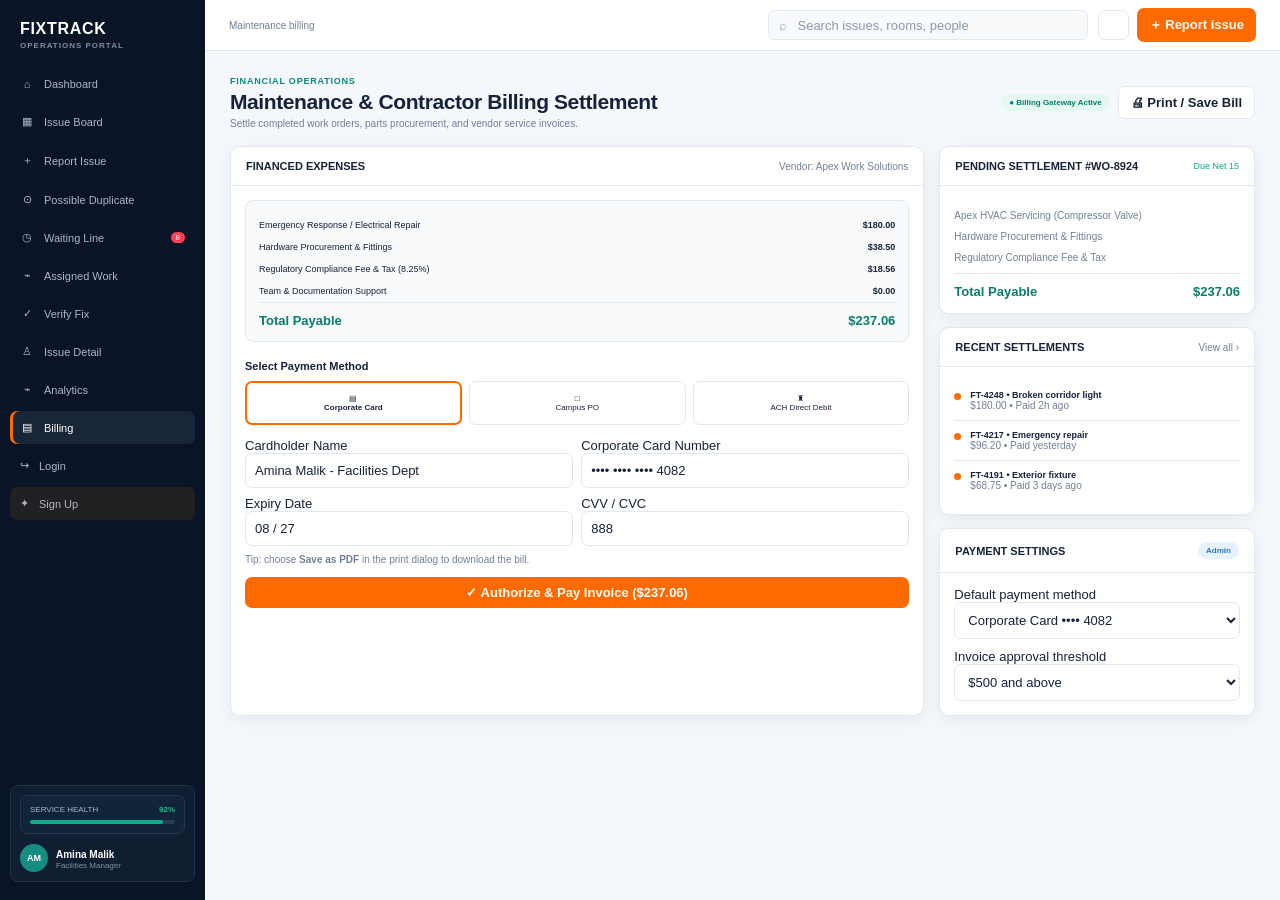
<file: 09_billing/index.html>
<!doctype html><html lang="en"><head><meta charset="UTF-8"><meta name="viewport" content="width=device-width,initial-scale=1"><title>FixTrack — Billing Settlement</title><link rel="stylesheet" href="style.css"></head>
<body><input id="menu" type="checkbox"><input id="dark" type="checkbox"><div class="app">
<aside class="sidebar"><div class="logo">FIXTRACK<small>OPERATIONS PORTAL</small></div><nav class="nav">
<a href="index.html"><i>⌂</i>Dashboard</a>
<a href="../01_issue_board/index.html"><i>▦</i>Issue Board</a>
<a href="../02_report_issue/index.html"><i>＋</i>Report Issue</a>
<a href="../03_possible_duplicate/index.html"><i>⊙</i>Possible Duplicate</a>
<a href="../04_waiting_line/index.html"><i>◷</i>Waiting Line <span class="badge">8</span></a>
<a href="../05_assigned_work/index.html"><i>⌁</i>Assigned Work</a>
<a href="../06_verify_fix/index.html"><i>✓</i>Verify Fix</a>
<a href="../07_issue_detail/index.html"><i>♙</i>Issue Detail</a>
<a href="../08_analytics/index.html"><i>⌁</i>Analytics</a>
<a class="active" href="../09_billing/index.html"><i>▤</i>Billing</a>

<a href="../10_login/index.html"><span class="icon">↪</span>Login</a>
<a class="nav-signup" href="../11_signup/index.html"><span class="icon">✦</span>Sign Up</a>
</nav><div class="user"><div class="health">SERVICE HEALTH <b>92%</b><div class="bar"><i></i></div></div><div class="userrow"><div class="avatar">AM</div><div><strong>Amina Malik</strong><small>Facilities Manager</small></div></div></div></aside><div class="overlay"></div>
<main class="main"><header class="top"><label for="menu" class="hamb">☰</label><div class="sub">Maintenance billing</div><div class="search">⌕ &nbsp; Search issues, rooms, people</div><div class="top-actions"><label for="dark" class="theme">☾</label><details class="dropdown"><summary class="btn primary">＋ Report issue</summary><div class="dropmenu"><a href="../02_report_issue/index.html">New issue</a><a href="../03_possible_duplicate/index.html">Check duplicates</a><a href="../08_analytics/index.html">Analytics</a></div></details></div></header>
<div class="page"><div class="eyebrow">FINANCIAL OPERATIONS</div><div class="title"><div><h1>Maintenance & Contractor Billing Settlement</h1><div class="sub">Settle completed work orders, parts procurement, and vendor service invoices.</div></div><div style="display:flex;gap:8px;align-items:center"><span class="pill p-green">● Billing Gateway Active</span><button class="btn outline print-btn" type="button" onclick="window.print()">🖨 Print / Save Bill</button></div></div>
<div class="grid2"><section class="card bill-print-area"><div class="head"><strong>FINANCED EXPENSES</strong><span class="sub">Vendor: Apex Work Solutions</span></div><div class="pad"><div class="billbox"><div class="billline"><span>Emergency Response / Electrical Repair</span><b>$180.00</b></div><div class="billline"><span>Hardware Procurement & Fittings</span><b>$38.50</b></div><div class="billline"><span>Regulatory Compliance Fee & Tax (8.25%)</span><b>$18.56</b></div><div class="billline"><span>Team & Documentation Support</span><b>$0.00</b></div><div class="billtotal"><span>Total Payable</span><b>$237.06</b></div></div>
<h3 style="font-size:11px;margin:18px 0 8px">Select Payment Method</h3><div class="paymethods"><div class="pay selected">▤<br><b>Corporate Card</b></div><div class="pay">□<br>Campus PO</div><div class="pay">♜<br>ACH Direct Debit</div></div>
<div class="form2"><label>Cardholder Name<input class="input" value="Amina Malik - Facilities Dept"></label><label>Corporate Card Number<input class="input" value="•••• •••• •••• 4082"></label><label>Expiry Date<input class="input" value="08 / 27"></label><label>CVV / CVC<input class="input" value="888"></label></div>
<div class="sub print-note" style="margin-top:8px">Tip: choose <b>Save as PDF</b> in the print dialog to download the bill.</div><button class="btn primary pay-button" style="width:100%;margin-top:12px">✓ Authorize & Pay Invoice ($237.06)</button></div></section>
<aside><section class="card"><div class="head"><strong>PENDING SETTLEMENT #WO-8924</strong><span class="up">Due Net 15</span></div><div class="pad"><p class="sub">Apex HVAC Servicing (Compressor Valve)</p><p class="sub">Hardware Procurement & Fittings</p><p class="sub">Regulatory Compliance Fee & Tax</p><div class="billtotal"><span>Total Payable</span><b>$237.06</b></div></div></section>
<section class="card" style="margin-top:13px"><div class="head"><strong>RECENT SETTLEMENTS</strong><span class="sub">View all ›</span></div><div class="pad"><div class="activity"><span class="dot"></span><div><b>FT-4248 • Broken corridor light</b><br><span class="sub">$180.00 • Paid 2h ago</span></div></div><div class="activity"><span class="dot"></span><div><b>FT-4217 • Emergency repair</b><br><span class="sub">$96.20 • Paid yesterday</span></div></div><div class="activity"><span class="dot"></span><div><b>FT-4191 • Exterior fixture</b><br><span class="sub">$68.75 • Paid 3 days ago</span></div></div></div></section>
<section class="card" style="margin-top:13px"><div class="head"><strong>PAYMENT SETTINGS</strong><span class="pill p-blue">Admin</span></div><div class="pad"><label>Default payment method<select><option>Corporate Card •••• 4082</option><option>Campus Purchase Order</option><option>ACH Direct Debit</option></select></label><label style="display:block;margin-top:10px">Invoice approval threshold<select><option>$500 and above</option><option>$250 and above</option><option>All invoices</option></select></label></div></section></aside></div></div></main></div></body></html>
</file>
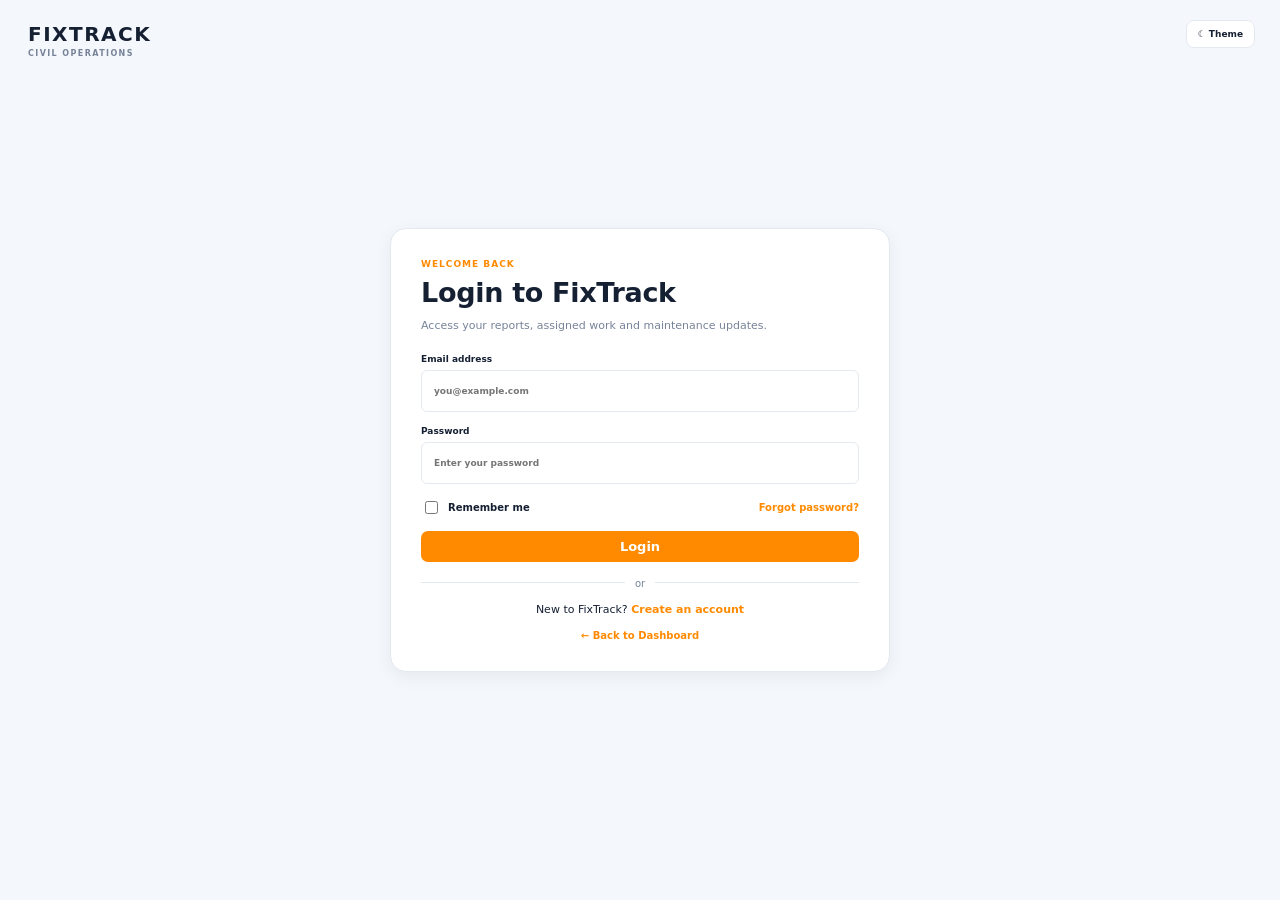
<file: 10_login/index.html>
<!doctype html>
<html lang="en"><head><meta charset="UTF-8"><meta name="viewport" content="width=device-width,initial-scale=1.0"><title>FixTrack — Login</title><link rel="stylesheet" href="../01_issue_board/style.css"><link rel="stylesheet" href="auth.css"></head>
<body><input id="dark-mode" class="theme-toggle" type="checkbox"><div class="auth-shell"><div class="auth-brand"><a href="../index.html">FIXTRACK</a><small>CIVIL OPERATIONS</small></div><main class="auth-card"><div class="auth-kicker">WELCOME BACK</div><h1>Login to FixTrack</h1><p class="subtitle">Access your reports, assigned work and maintenance updates.</p><form class="auth-form" action="../index.html" method="get"><label>Email address<input type="email" name="email" placeholder="you@example.com" required></label><label>Password<input type="password" name="password" placeholder="Enter your password" required></label><div class="auth-row"><label class="check"><input type="checkbox" name="remember"> Remember me</label><a href="#">Forgot password?</a></div><button class="btn btn-primary" type="submit">Login</button></form><div class="auth-divider"><span>or</span></div><p class="auth-switch">New to FixTrack? <a href="../11_signup/index.html">Create an account</a></p><a class="back-home" href="../index.html">← Back to Dashboard</a></main><div class="auth-theme"><label for="dark-mode">☾ Theme</label></div></div></body></html>
</file>
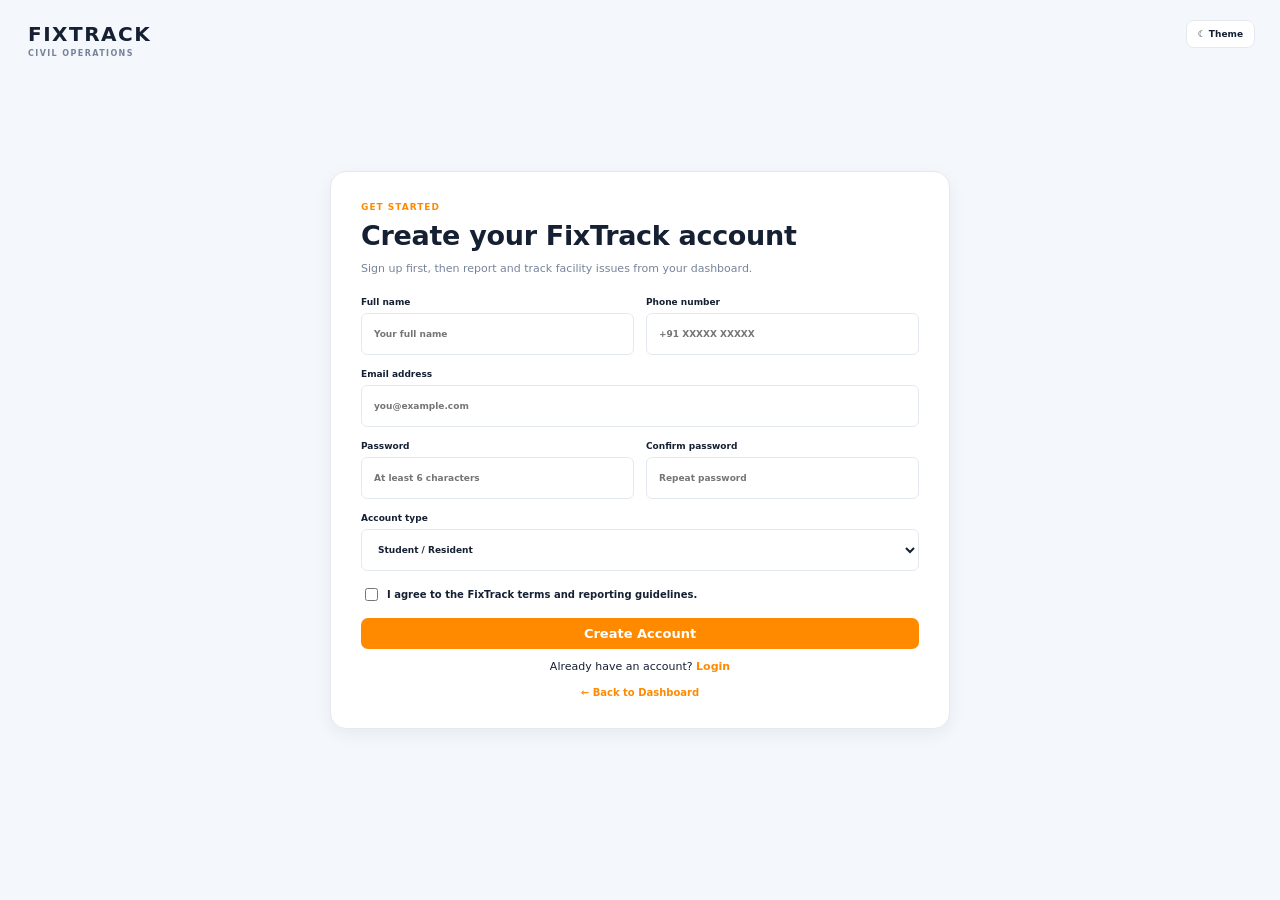
<file: 11_signup/index.html>
<!doctype html>
<html lang="en"><head><meta charset="UTF-8"><meta name="viewport" content="width=device-width,initial-scale=1.0"><title>FixTrack — Sign Up</title><link rel="stylesheet" href="../01_issue_board/style.css"><link rel="stylesheet" href="auth.css"></head>
<body><input id="dark-mode" class="theme-toggle" type="checkbox"><div class="auth-shell"><div class="auth-brand"><a href="../index.html">FIXTRACK</a><small>CIVIL OPERATIONS</small></div><main class="auth-card signup-card"><div class="auth-kicker">GET STARTED</div><h1>Create your FixTrack account</h1><p class="subtitle">Sign up first, then report and track facility issues from your dashboard.</p><form class="auth-form" action="../index.html" method="get"><div class="auth-grid"><label>Full name<input type="text" name="name" placeholder="Your full name" required></label><label>Phone number<input type="tel" name="phone" placeholder="+91 XXXXX XXXXX" required></label></div><label>Email address<input type="email" name="email" placeholder="you@example.com" required></label><div class="auth-grid"><label>Password<input type="password" name="password" minlength="6" placeholder="At least 6 characters" required></label><label>Confirm password<input type="password" name="confirm_password" minlength="6" placeholder="Repeat password" required></label></div><label>Account type<select name="role"><option>Student / Resident</option><option>Facilities Manager</option><option>Technician</option><option>Administrator</option></select></label><label class="check"><input type="checkbox" required> I agree to the FixTrack terms and reporting guidelines.</label><button class="btn btn-primary" type="submit">Create Account</button></form><p class="auth-switch">Already have an account? <a href="../10_login/index.html">Login</a></p><a class="back-home" href="../index.html">← Back to Dashboard</a></main><div class="auth-theme"><label for="dark-mode">☾ Theme</label></div></div></body></html>
</file>
<file: 01_issue_board/style.css>
:root{
  --bg:#f4f7fb;
  --panel:#ffffff;
  --panel-2:#f8fafc;
  --text:#152033;
  --muted:#778399;
  --border:#e4e9f0;
  --sidebar:#07111f;
  --sidebar-2:#0c1727;
  --orange:#ff8a00;
  --orange-2:#ff6b00;
  --green:#11a879;
  --red:#ef5350;
  --blue:#3298e8;
  --yellow:#f5b942;
  --shadow:0 5px 18px rgba(18,31,53,.06);
  --radius:10px;
}
#dark-mode:checked ~ .app{
  --bg:#0b1220;
  --panel:#111b2b;
  --panel-2:#0e1725;
  --text:#edf3fb;
  --muted:#91a0b6;
  --border:#26354a;
  --sidebar:#050b14;
  --sidebar-2:#091321;
  --shadow:0 6px 22px rgba(0,0,0,.25);
}
*{box-sizing:border-box}
html,body{margin:0;min-height:100%;font-family:Inter,ui-sans-serif,system-ui,-apple-system,BlinkMacSystemFont,"Segoe UI",sans-serif;background:var(--bg);color:var(--text)}
body{font-size:13px}
a{color:inherit;text-decoration:none}
button,input,select,textarea{font:inherit}
.app{min-height:100vh;display:flex;background:var(--bg)}
.sidebar{width:224px;position:fixed;left:0;top:0;bottom:0;background:var(--sidebar);color:#b9c4d4;padding:18px 12px;z-index:20;display:flex;flex-direction:column}
.brand{font-weight:900;letter-spacing:1px;color:#fff;font-size:16px;line-height:1.05;padding:3px 9px 20px}
.brand small{display:block;color:#8b98aa;font-size:7px;letter-spacing:1.3px;margin-top:3px}
.nav{display:flex;flex-direction:column;gap:5px}
.nav a{padding:10px 10px;border-radius:7px;display:flex;align-items:center;gap:10px;font-size:12px}
.nav a:hover,.nav a.active{background:#19283a;color:#fff}
.nav a.active{box-shadow:inset 3px 0 var(--orange)}
.nav .icon{width:15px;text-align:center;color:#8fa0b6}
.nav .badge{margin-left:auto;background:#ff3f56;color:#fff;border-radius:10px;padding:1px 5px;font-size:9px}
.profile-mini{margin-top:auto;background:#0d1b2b;border:1px solid #1d3048;border-radius:8px;padding:9px}
.profile-mini .row{display:flex;align-items:center;gap:8px}
.avatar{width:26px;height:26px;border-radius:50%;display:grid;place-items:center;background:#2479d1;color:#fff;font-weight:800;font-size:10px}
.profile-mini strong{font-size:10px;color:#e9f0fa}
.profile-mini span{display:block;color:#718198;font-size:8px}
.progress{height:5px;background:#203149;border-radius:10px;overflow:hidden;margin-top:8px}
.progress i{display:block;width:92%;height:100%;background:#11b884}
.content{margin-left:224px;min-width:0;flex:1}
.topbar{height:54px;background:var(--panel);border-bottom:1px solid var(--border);display:flex;align-items:center;gap:10px;padding:0 18px;position:sticky;top:0;z-index:10}
.topbar .search{flex:1;max-width:470px;border:1px solid var(--border);background:var(--panel-2);height:31px;border-radius:7px;padding:0 11px;color:var(--muted);display:flex;align-items:center;gap:8px}
.topbar .actions{margin-left:auto;display:flex;align-items:center;gap:8px}
.icon-btn{border:1px solid var(--border);background:var(--panel);color:var(--muted);height:30px;width:31px;border-radius:7px;display:grid;place-items:center}
.btn{border:0;border-radius:7px;padding:8px 13px;font-weight:700;cursor:pointer;display:inline-flex;align-items:center;justify-content:center;gap:6px}
.btn-primary{background:var(--orange);color:#fff}
.btn-primary:hover{background:var(--orange-2)}
.btn-outline{background:var(--panel);border:1px solid var(--border);color:var(--text)}
.btn-green{background:#087e68;color:#fff}
.page{padding:20px 22px 35px;max-width:1450px;margin:auto}
.crumb{font-size:10px;color:var(--muted);margin-bottom:7px}
.eyebrow{font-size:9px;font-weight:900;color:var(--orange);letter-spacing:.7px;text-transform:uppercase}
.title-row{display:flex;align-items:center;justify-content:space-between;gap:15px;margin-bottom:18px}
h1{font-size:20px;margin:4px 0;font-weight:850;letter-spacing:-.3px}
.subtitle{color:var(--muted);font-size:11px}
.stats{display:grid;grid-template-columns:repeat(4,1fr);gap:10px;margin-bottom:14px}
.stat{background:var(--panel);border:1px solid var(--border);border-radius:9px;padding:13px 14px;box-shadow:var(--shadow)}
.stat small{color:var(--muted);display:block;font-size:9px}
.stat strong{font-size:22px;margin-right:5px}
.stat .trend{font-size:9px;color:var(--green)}
.card{background:var(--panel);border:1px solid var(--border);border-radius:9px;box-shadow:var(--shadow)}
.card-head{padding:12px 14px;border-bottom:1px solid var(--border);display:flex;align-items:center;justify-content:space-between;gap:10px}
.card-body{padding:14px}
.toolbar{display:flex;gap:8px;flex-wrap:wrap;margin-bottom:12px}
.field{border:1px solid var(--border);background:var(--panel);border-radius:7px;padding:8px 10px;color:var(--muted);min-width:160px}
.issue-list{display:flex;flex-direction:column}
.issue{display:grid;grid-template-columns:36px 1fr auto auto;gap:10px;align-items:center;padding:11px 12px;border-bottom:1px solid var(--border)}
.issue:last-child{border-bottom:0}
.issue-icon{width:30px;height:30px;border-radius:7px;display:grid;place-items:center;font-weight:900;background:#fff3e1;color:var(--orange)}
.issue-title{font-weight:750;font-size:11px}
.issue-meta{font-size:9px;color:var(--muted);margin-top:3px}
.pill{border-radius:20px;padding:4px 8px;font-size:8px;font-weight:800;white-space:nowrap}
.pill.orange{background:#fff0df;color:#d66b00}.pill.green{background:#e4f8f0;color:#087e68}.pill.red{background:#ffe7e8;color:#d93643}.pill.blue{background:#e5f3ff;color:#1e79bc}.pill.gray{background:#eef1f5;color:#647187}.pill.yellow{background:#fff5d7;color:#a77700}
.dot{width:8px;height:8px;border-radius:50%;display:inline-block;margin-right:4px}
.grid-2{display:grid;grid-template-columns:1.65fr .75fr;gap:14px}
.grid-3{display:grid;grid-template-columns:1.1fr 1.9fr;gap:14px}
.form-card{padding:14px}
.form-grid{display:grid;grid-template-columns:1fr 1fr;gap:13px}
.form-group{display:flex;flex-direction:column;gap:6px}
.form-group.full{grid-column:1/-1}
label{font-size:9px;font-weight:800}
input,select,textarea{width:100%;border:1px solid var(--border);background:var(--panel);color:var(--text);border-radius:6px;padding:9px}
textarea{min-height:78px;resize:vertical}
.choice-row{display:flex;flex-wrap:wrap;gap:7px}
.choice{border:1px solid var(--border);padding:8px 10px;border-radius:6px;background:var(--panel);font-size:9px}
.choice.selected{border-color:#ff9a26;background:#fff6e9;color:#a95700;font-weight:800}
.photo-drop{height:112px;border:1px dashed #bfc9d8;border-radius:8px;display:grid;place-items:center;text-align:center;color:var(--muted);background:var(--panel-2);font-size:9px}
.photo-drop b{color:var(--orange);display:block}
.side-card{padding:13px}
.side-card h3{font-size:11px;margin:0 0 10px}
.tip{display:flex;gap:8px;padding:8px 0;border-bottom:1px solid var(--border);font-size:9px}
.tip:last-child{border-bottom:0}
.alert{background:#fff5dd;border:1px solid #f6d37e;color:#805d12;border-radius:8px;padding:11px 13px;font-size:10px;margin-bottom:14px}
.theme-toggle{position:relative}
.theme-toggle input{position:absolute;opacity:0;pointer-events:none}
.theme-toggle label{display:grid;place-items:center;width:31px;height:30px;border:1px solid var(--border);border-radius:7px;cursor:pointer;background:var(--panel)}
.hamburger{display:none;cursor:pointer;width:31px;height:30px;border:1px solid var(--border);border-radius:7px;align-items:center;justify-content:center}
#menu-toggle{display:none}
.mobile-overlay{display:none}
.badge-top{font-size:9px;padding:4px 7px;border-radius:5px;background:#e8f7f2;color:#087e68;font-weight:800}
.photo{width:100%;height:130px;object-fit:cover;border-radius:7px;border:1px solid var(--border);background:#ddd}
.mini-photo{width:72px;height:52px;object-fit:cover;border-radius:5px}
.table{width:100%;border-collapse:collapse}
.table th,.table td{text-align:left;border-bottom:1px solid var(--border);padding:9px;font-size:9px}
.table th{color:var(--muted);font-size:8px;text-transform:uppercase}
.timeline{display:flex;align-items:center;gap:0;margin:20px 0}
.step{flex:1;text-align:center;position:relative;font-size:9px;color:var(--muted)}
.step:not(:last-child):after{content:"";height:2px;background:#d8dee8;position:absolute;left:50%;right:-50%;top:10px}
.step .circle{width:20px;height:20px;border-radius:50%;background:#dfe5ec;margin:0 auto 5px;position:relative;z-index:1;display:grid;place-items:center;font-size:8px}
.step.done{color:#087e68}.step.done .circle{background:#0ca67f;color:#fff}
.step.active{color:#287db9}.step.active .circle{background:#3298e8;color:#fff}
.metric-row{display:grid;grid-template-columns:repeat(3,1fr);gap:8px}
.metric{background:var(--panel-2);border:1px solid var(--border);padding:10px;border-radius:7px}
.metric small{display:block;color:var(--muted);font-size:8px}.metric strong{font-size:15px}
.image-grid{display:grid;grid-template-columns:repeat(4,1fr);gap:8px}
.image-grid img{width:100%;height:78px;object-fit:cover;border-radius:6px;border:1px solid var(--border)}
.before-after{display:grid;grid-template-columns:1fr 1fr;gap:10px}
.before-after figure{margin:0}.before-after img{width:100%;height:200px;object-fit:cover;border-radius:7px}.before-after figcaption{font-size:9px;margin-top:5px;font-weight:700}
.matrix{display:grid;grid-template-columns:repeat(6,1fr);gap:2px;margin-top:10px}
.matrix span{height:27px;display:grid;place-items:center;border-radius:3px;font-size:8px;background:#eef4f8}
.matrix .hi{background:#ffe1df;color:#bd3330}.matrix .mid{background:#fff0cf;color:#996b00}.matrix .ok{background:#e1f5eb;color:#0c7b5f}
@media(max-width:900px){
  .sidebar{transform:translateX(-100%);transition:.25s}
  .content{margin-left:0}
  .hamburger{display:flex}
  #menu-toggle:checked ~ .sidebar{transform:translateX(0)}
  #menu-toggle:checked ~ .mobile-overlay{display:block;position:fixed;inset:0;background:rgba(0,0,0,.45);z-index:15}
  .stats{grid-template-columns:repeat(2,1fr)}
  .grid-2,.grid-3{grid-template-columns:1fr}
}
@media(max-width:600px){
  .page{padding:15px 12px 28px}.topbar{padding:0 10px}.topbar .search{max-width:none}
  .topbar .search span{display:none}
  .topbar .actions .hide-mobile{display:none}
  .stats{grid-template-columns:1fr 1fr}
  .form-grid{grid-template-columns:1fr}.form-group.full{grid-column:auto}
  .issue{grid-template-columns:32px 1fr}.issue .pill,.issue .issue-arrow{display:none}
  .title-row{align-items:flex-start}.title-row .btn{white-space:nowrap}
  .image-grid{grid-template-columns:1fr 1fr}.before-after{grid-template-columns:1fr}
  .before-after img{height:170px}
}


/* ===== RESPONSIVE + ACCESSIBLE DARK/LIGHT MODE ===== */
html{scroll-behavior:smooth}
img{max-width:100%;height:auto}
.card,.stat,.billbox,.metric{overflow:hidden}
@media (max-width: 900px){
  .sidebar{max-width:86vw}
  .page{max-width:100%;overflow-x:hidden}
  .title-row,.title{flex-wrap:wrap}
  .topbar,.top{gap:7px}
  .topbar .actions,.top-actions{flex-shrink:0}
  .search{min-width:0}
  .table{min-width:620px}
  .card:has(.table){overflow-x:auto}
}
@media (max-width: 700px){
  .page{padding:14px 12px 28px!important}
  .topbar,.top{padding:0 10px!important}
  .topbar .search,.search{flex:1;min-width:0}
  .topbar .search span{display:none}
  .top .sub{display:none}
  .top-actions .btn,.actions .btn{padding:7px 9px}
  h1{font-size:18px!important}
  .title-row>.btn,.title>.btn{width:100%}
  .stats,.cards4{grid-template-columns:1fr 1fr!important}
  .grid2,.grid-2,.grid3,.grid-3,.invoice{grid-template-columns:1fr!important}
  .form-grid,.form2{grid-template-columns:1fr!important}
  .form-group.full,.full{grid-column:auto!important}
  .metric-row,.metrics{grid-template-columns:1fr 1fr!important}
  .paymethods{grid-template-columns:1fr!important}
  .before-after{grid-template-columns:1fr!important}
  .image-grid{grid-template-columns:1fr 1fr!important}
  .toolbar,.filters{gap:6px}
  .field,.filters select{min-width:0;flex:1}
  .issue{grid-template-columns:32px 1fr!important}
  .issue .pill,.issue .issue-arrow{display:none}
  .timeline{overflow-x:auto;padding-bottom:4px}
  .step,.tstep{min-width:90px}
  .chart{overflow-x:auto;min-width:0}
}
@media (max-width: 480px){
  .stats,.cards4,.metric-row,.metrics{grid-template-columns:1fr!important}
  .topbar .actions .btn,.actions .btn{display:none}
  .theme-toggle,.theme{flex:none}
  .title-row,.title{gap:10px!important}
  .eyebrow{font-size:8px}
  .subtitle,.sub{line-height:1.5}
  .card-head{align-items:flex-start;flex-wrap:wrap}
  .image-grid{grid-template-columns:1fr!important}
  .before-after img{height:180px!important}
}
/* Improve contrast when dark mode is selected on the legacy pages. */
#dark-mode:checked ~ .app .badge-top{background:#123a32;color:#65e0bf}
#dark-mode:checked ~ .app .alert{background:#332b18;color:#f2cf72;border-color:#66521f}

.dashboard-photo-card{display:grid;grid-template-columns:minmax(260px,1.05fr) 1fr;gap:18px;overflow:hidden;margin-bottom:14px;align-items:stretch}.dashboard-photo{width:100%;height:210px;object-fit:cover;display:block}.dashboard-photo-copy{padding:20px 20px 20px 2px;display:flex;flex-direction:column;justify-content:center}.dashboard-photo-copy h2{margin:10px 0 6px;font-size:22px}.dashboard-photo-copy .btn{align-self:flex-start;margin-top:8px}@media(max-width:760px){.dashboard-photo-card{grid-template-columns:1fr}.dashboard-photo{height:190px}.dashboard-photo-copy{padding:0 16px 18px}.dashboard-photo-copy h2{font-size:18px}}

/* ===== AUTH, MAP & FORM UPGRADE ===== */
.auth-top-btn{white-space:nowrap}.nav-signup{background:rgba(255,138,0,.10)}
.welcome-strip{margin-bottom:14px;padding:16px;display:flex;align-items:center;justify-content:space-between;gap:18px}.welcome-strip h2{margin:6px 0 4px;font-size:16px}.welcome-actions{display:flex;gap:8px;flex-wrap:wrap}.map-card{margin-bottom:14px;overflow:hidden}.map-frame{width:100%;height:310px;background:#dfe5ec}.map-frame iframe{width:100%;height:100%;border:0;display:block}.map-note{display:flex;gap:8px;padding:10px 13px;font-size:9px;color:var(--muted);border-top:1px solid var(--border);background:var(--panel-2)}.report-form .form-help{font-size:10px;color:var(--muted);margin:0}.photo-input-grid{display:grid;grid-template-columns:repeat(4,1fr);gap:8px}.photo-upload{min-width:0;border:1px dashed #bfc9d8;border-radius:8px;padding:11px;background:var(--panel-2);cursor:pointer}.photo-upload span{display:block;font-size:10px;font-weight:800;margin-bottom:7px}.photo-upload input{padding:7px;font-size:9px;background:var(--panel)}.photo-upload small{display:block;margin-top:6px;color:var(--muted);font-size:8px}.checkline{display:flex!important;flex-direction:row!important;align-items:center;gap:7px}.checkline input{width:auto!important}.form-actions{display:flex;justify-content:flex-end;gap:8px;margin-top:16px;flex-wrap:wrap}.form-actions .btn{min-width:125px}
@media(max-width:900px){.welcome-strip{align-items:flex-start;flex-direction:column}.photo-input-grid{grid-template-columns:1fr 1fr}.map-frame{height:270px}}
@media(max-width:600px){.auth-top-btn{display:none}.welcome-actions,.welcome-actions .btn,.form-actions,.form-actions .btn{width:100%}.photo-input-grid{grid-template-columns:1fr}.map-frame{height:240px}.map-note{align-items:flex-start}.choice input{width:auto!important}.report-form input,.report-form select,.report-form textarea{max-width:100%}}
</file>
<file: 02_report_issue/style.css>
:root{
  --bg:#f4f7fb;
  --panel:#ffffff;
  --panel-2:#f8fafc;
  --text:#152033;
  --muted:#778399;
  --border:#e4e9f0;
  --sidebar:#07111f;
  --sidebar-2:#0c1727;
  --orange:#ff8a00;
  --orange-2:#ff6b00;
  --green:#11a879;
  --red:#ef5350;
  --blue:#3298e8;
  --yellow:#f5b942;
  --shadow:0 5px 18px rgba(18,31,53,.06);
  --radius:10px;
}
#dark-mode:checked ~ .app{
  --bg:#0b1220;
  --panel:#111b2b;
  --panel-2:#0e1725;
  --text:#edf3fb;
  --muted:#91a0b6;
  --border:#26354a;
  --sidebar:#050b14;
  --sidebar-2:#091321;
  --shadow:0 6px 22px rgba(0,0,0,.25);
}
*{box-sizing:border-box}
html,body{margin:0;min-height:100%;font-family:Inter,ui-sans-serif,system-ui,-apple-system,BlinkMacSystemFont,"Segoe UI",sans-serif;background:var(--bg);color:var(--text)}
body{font-size:13px}
a{color:inherit;text-decoration:none}
button,input,select,textarea{font:inherit}
.app{min-height:100vh;display:flex;background:var(--bg)}
.sidebar{width:224px;position:fixed;left:0;top:0;bottom:0;background:var(--sidebar);color:#b9c4d4;padding:18px 12px;z-index:20;display:flex;flex-direction:column}
.brand{font-weight:900;letter-spacing:1px;color:#fff;font-size:16px;line-height:1.05;padding:3px 9px 20px}
.brand small{display:block;color:#8b98aa;font-size:7px;letter-spacing:1.3px;margin-top:3px}
.nav{display:flex;flex-direction:column;gap:5px}
.nav a{padding:10px 10px;border-radius:7px;display:flex;align-items:center;gap:10px;font-size:12px}
.nav a:hover,.nav a.active{background:#19283a;color:#fff}
.nav a.active{box-shadow:inset 3px 0 var(--orange)}
.nav .icon{width:15px;text-align:center;color:#8fa0b6}
.nav .badge{margin-left:auto;background:#ff3f56;color:#fff;border-radius:10px;padding:1px 5px;font-size:9px}
.profile-mini{margin-top:auto;background:#0d1b2b;border:1px solid #1d3048;border-radius:8px;padding:9px}
.profile-mini .row{display:flex;align-items:center;gap:8px}
.avatar{width:26px;height:26px;border-radius:50%;display:grid;place-items:center;background:#2479d1;color:#fff;font-weight:800;font-size:10px}
.profile-mini strong{font-size:10px;color:#e9f0fa}
.profile-mini span{display:block;color:#718198;font-size:8px}
.progress{height:5px;background:#203149;border-radius:10px;overflow:hidden;margin-top:8px}
.progress i{display:block;width:92%;height:100%;background:#11b884}
.content{margin-left:224px;min-width:0;flex:1}
.topbar{height:54px;background:var(--panel);border-bottom:1px solid var(--border);display:flex;align-items:center;gap:10px;padding:0 18px;position:sticky;top:0;z-index:10}
.topbar .search{flex:1;max-width:470px;border:1px solid var(--border);background:var(--panel-2);height:31px;border-radius:7px;padding:0 11px;color:var(--muted);display:flex;align-items:center;gap:8px}
.topbar .actions{margin-left:auto;display:flex;align-items:center;gap:8px}
.icon-btn{border:1px solid var(--border);background:var(--panel);color:var(--muted);height:30px;width:31px;border-radius:7px;display:grid;place-items:center}
.btn{border:0;border-radius:7px;padding:8px 13px;font-weight:700;cursor:pointer;display:inline-flex;align-items:center;justify-content:center;gap:6px}
.btn-primary{background:var(--orange);color:#fff}
.btn-primary:hover{background:var(--orange-2)}
.btn-outline{background:var(--panel);border:1px solid var(--border);color:var(--text)}
.btn-green{background:#087e68;color:#fff}
.page{padding:20px 22px 35px;max-width:1450px;margin:auto}
.crumb{font-size:10px;color:var(--muted);margin-bottom:7px}
.eyebrow{font-size:9px;font-weight:900;color:var(--orange);letter-spacing:.7px;text-transform:uppercase}
.title-row{display:flex;align-items:center;justify-content:space-between;gap:15px;margin-bottom:18px}
h1{font-size:20px;margin:4px 0;font-weight:850;letter-spacing:-.3px}
.subtitle{color:var(--muted);font-size:11px}
.stats{display:grid;grid-template-columns:repeat(4,1fr);gap:10px;margin-bottom:14px}
.stat{background:var(--panel);border:1px solid var(--border);border-radius:9px;padding:13px 14px;box-shadow:var(--shadow)}
.stat small{color:var(--muted);display:block;font-size:9px}
.stat strong{font-size:22px;margin-right:5px}
.stat .trend{font-size:9px;color:var(--green)}
.card{background:var(--panel);border:1px solid var(--border);border-radius:9px;box-shadow:var(--shadow)}
.card-head{padding:12px 14px;border-bottom:1px solid var(--border);display:flex;align-items:center;justify-content:space-between;gap:10px}
.card-body{padding:14px}
.toolbar{display:flex;gap:8px;flex-wrap:wrap;margin-bottom:12px}
.field{border:1px solid var(--border);background:var(--panel);border-radius:7px;padding:8px 10px;color:var(--muted);min-width:160px}
.issue-list{display:flex;flex-direction:column}
.issue{display:grid;grid-template-columns:36px 1fr auto auto;gap:10px;align-items:center;padding:11px 12px;border-bottom:1px solid var(--border)}
.issue:last-child{border-bottom:0}
.issue-icon{width:30px;height:30px;border-radius:7px;display:grid;place-items:center;font-weight:900;background:#fff3e1;color:var(--orange)}
.issue-title{font-weight:750;font-size:11px}
.issue-meta{font-size:9px;color:var(--muted);margin-top:3px}
.pill{border-radius:20px;padding:4px 8px;font-size:8px;font-weight:800;white-space:nowrap}
.pill.orange{background:#fff0df;color:#d66b00}.pill.green{background:#e4f8f0;color:#087e68}.pill.red{background:#ffe7e8;color:#d93643}.pill.blue{background:#e5f3ff;color:#1e79bc}.pill.gray{background:#eef1f5;color:#647187}.pill.yellow{background:#fff5d7;color:#a77700}
.dot{width:8px;height:8px;border-radius:50%;display:inline-block;margin-right:4px}
.grid-2{display:grid;grid-template-columns:1.65fr .75fr;gap:14px}
.grid-3{display:grid;grid-template-columns:1.1fr 1.9fr;gap:14px}
.form-card{padding:14px}
.form-grid{display:grid;grid-template-columns:1fr 1fr;gap:13px}
.form-group{display:flex;flex-direction:column;gap:6px}
.form-group.full{grid-column:1/-1}
label{font-size:9px;font-weight:800}
input,select,textarea{width:100%;border:1px solid var(--border);background:var(--panel);color:var(--text);border-radius:6px;padding:9px}
textarea{min-height:78px;resize:vertical}
.choice-row{display:flex;flex-wrap:wrap;gap:7px}
.choice{border:1px solid var(--border);padding:8px 10px;border-radius:6px;background:var(--panel);font-size:9px}
.choice.selected{border-color:#ff9a26;background:#fff6e9;color:#a95700;font-weight:800}
.photo-drop{height:112px;border:1px dashed #bfc9d8;border-radius:8px;display:grid;place-items:center;text-align:center;color:var(--muted);background:var(--panel-2);font-size:9px}
.photo-drop b{color:var(--orange);display:block}
.side-card{padding:13px}
.side-card h3{font-size:11px;margin:0 0 10px}
.tip{display:flex;gap:8px;padding:8px 0;border-bottom:1px solid var(--border);font-size:9px}
.tip:last-child{border-bottom:0}
.alert{background:#fff5dd;border:1px solid #f6d37e;color:#805d12;border-radius:8px;padding:11px 13px;font-size:10px;margin-bottom:14px}
.theme-toggle{position:relative}
.theme-toggle input{position:absolute;opacity:0;pointer-events:none}
.theme-toggle label{display:grid;place-items:center;width:31px;height:30px;border:1px solid var(--border);border-radius:7px;cursor:pointer;background:var(--panel)}
.hamburger{display:none;cursor:pointer;width:31px;height:30px;border:1px solid var(--border);border-radius:7px;align-items:center;justify-content:center}
#menu-toggle{display:none}
.mobile-overlay{display:none}
.badge-top{font-size:9px;padding:4px 7px;border-radius:5px;background:#e8f7f2;color:#087e68;font-weight:800}
.photo{width:100%;height:130px;object-fit:cover;border-radius:7px;border:1px solid var(--border);background:#ddd}
.mini-photo{width:72px;height:52px;object-fit:cover;border-radius:5px}
.table{width:100%;border-collapse:collapse}
.table th,.table td{text-align:left;border-bottom:1px solid var(--border);padding:9px;font-size:9px}
.table th{color:var(--muted);font-size:8px;text-transform:uppercase}
.timeline{display:flex;align-items:center;gap:0;margin:20px 0}
.step{flex:1;text-align:center;position:relative;font-size:9px;color:var(--muted)}
.step:not(:last-child):after{content:"";height:2px;background:#d8dee8;position:absolute;left:50%;right:-50%;top:10px}
.step .circle{width:20px;height:20px;border-radius:50%;background:#dfe5ec;margin:0 auto 5px;position:relative;z-index:1;display:grid;place-items:center;font-size:8px}
.step.done{color:#087e68}.step.done .circle{background:#0ca67f;color:#fff}
.step.active{color:#287db9}.step.active .circle{background:#3298e8;color:#fff}
.metric-row{display:grid;grid-template-columns:repeat(3,1fr);gap:8px}
.metric{background:var(--panel-2);border:1px solid var(--border);padding:10px;border-radius:7px}
.metric small{display:block;color:var(--muted);font-size:8px}.metric strong{font-size:15px}
.image-grid{display:grid;grid-template-columns:repeat(4,1fr);gap:8px}
.image-grid img{width:100%;height:78px;object-fit:cover;border-radius:6px;border:1px solid var(--border)}
.before-after{display:grid;grid-template-columns:1fr 1fr;gap:10px}
.before-after figure{margin:0}.before-after img{width:100%;height:200px;object-fit:cover;border-radius:7px}.before-after figcaption{font-size:9px;margin-top:5px;font-weight:700}
.matrix{display:grid;grid-template-columns:repeat(6,1fr);gap:2px;margin-top:10px}
.matrix span{height:27px;display:grid;place-items:center;border-radius:3px;font-size:8px;background:#eef4f8}
.matrix .hi{background:#ffe1df;color:#bd3330}.matrix .mid{background:#fff0cf;color:#996b00}.matrix .ok{background:#e1f5eb;color:#0c7b5f}
@media(max-width:900px){
  .sidebar{transform:translateX(-100%);transition:.25s}
  .content{margin-left:0}
  .hamburger{display:flex}
  #menu-toggle:checked ~ .sidebar{transform:translateX(0)}
  #menu-toggle:checked ~ .mobile-overlay{display:block;position:fixed;inset:0;background:rgba(0,0,0,.45);z-index:15}
  .stats{grid-template-columns:repeat(2,1fr)}
  .grid-2,.grid-3{grid-template-columns:1fr}
}
@media(max-width:600px){
  .page{padding:15px 12px 28px}.topbar{padding:0 10px}.topbar .search{max-width:none}
  .topbar .search span{display:none}
  .topbar .actions .hide-mobile{display:none}
  .stats{grid-template-columns:1fr 1fr}
  .form-grid{grid-template-columns:1fr}.form-group.full{grid-column:auto}
  .issue{grid-template-columns:32px 1fr}.issue .pill,.issue .issue-arrow{display:none}
  .title-row{align-items:flex-start}.title-row .btn{white-space:nowrap}
  .image-grid{grid-template-columns:1fr 1fr}.before-after{grid-template-columns:1fr}
  .before-after img{height:170px}
}


/* ===== RESPONSIVE + ACCESSIBLE DARK/LIGHT MODE ===== */
html{scroll-behavior:smooth}
img{max-width:100%;height:auto}
.card,.stat,.billbox,.metric{overflow:hidden}
@media (max-width: 900px){
  .sidebar{max-width:86vw}
  .page{max-width:100%;overflow-x:hidden}
  .title-row,.title{flex-wrap:wrap}
  .topbar,.top{gap:7px}
  .topbar .actions,.top-actions{flex-shrink:0}
  .search{min-width:0}
  .table{min-width:620px}
  .card:has(.table){overflow-x:auto}
}
@media (max-width: 700px){
  .page{padding:14px 12px 28px!important}
  .topbar,.top{padding:0 10px!important}
  .topbar .search,.search{flex:1;min-width:0}
  .topbar .search span{display:none}
  .top .sub{display:none}
  .top-actions .btn,.actions .btn{padding:7px 9px}
  h1{font-size:18px!important}
  .title-row>.btn,.title>.btn{width:100%}
  .stats,.cards4{grid-template-columns:1fr 1fr!important}
  .grid2,.grid-2,.grid3,.grid-3,.invoice{grid-template-columns:1fr!important}
  .form-grid,.form2{grid-template-columns:1fr!important}
  .form-group.full,.full{grid-column:auto!important}
  .metric-row,.metrics{grid-template-columns:1fr 1fr!important}
  .paymethods{grid-template-columns:1fr!important}
  .before-after{grid-template-columns:1fr!important}
  .image-grid{grid-template-columns:1fr 1fr!important}
  .toolbar,.filters{gap:6px}
  .field,.filters select{min-width:0;flex:1}
  .issue{grid-template-columns:32px 1fr!important}
  .issue .pill,.issue .issue-arrow{display:none}
  .timeline{overflow-x:auto;padding-bottom:4px}
  .step,.tstep{min-width:90px}
  .chart{overflow-x:auto;min-width:0}
}
@media (max-width: 480px){
  .stats,.cards4,.metric-row,.metrics{grid-template-columns:1fr!important}
  .topbar .actions .btn,.actions .btn{display:none}
  .theme-toggle,.theme{flex:none}
  .title-row,.title{gap:10px!important}
  .eyebrow{font-size:8px}
  .subtitle,.sub{line-height:1.5}
  .card-head{align-items:flex-start;flex-wrap:wrap}
  .image-grid{grid-template-columns:1fr!important}
  .before-after img{height:180px!important}
}
/* Improve contrast when dark mode is selected on the legacy pages. */
#dark-mode:checked ~ .app .badge-top{background:#123a32;color:#65e0bf}
#dark-mode:checked ~ .app .alert{background:#332b18;color:#f2cf72;border-color:#66521f}

/* Shared FixTrack navigation/form responsiveness */
.auth-top-btn{white-space:nowrap}.nav-signup{background:rgba(255,138,0,.10)}
@media(max-width:900px){.photo-input-grid{grid-template-columns:1fr 1fr}.welcome-strip{align-items:flex-start;flex-direction:column}.map-frame{height:270px}}
@media(max-width:600px){.auth-top-btn{display:none}.photo-input-grid{grid-template-columns:1fr}.form-actions{flex-direction:column}.form-actions .btn{width:100%}.map-frame{height:240px}.table{display:block;overflow-x:auto}}

/* ===== REPORT FORM + MAP + AUTH CTA ===== */
.auth-top-btn{white-space:nowrap}.nav-signup{background:rgba(255,138,0,.10)}
.form-help{font-size:10px;color:var(--muted);margin:0}.photo-input-grid{display:grid;grid-template-columns:repeat(4,1fr);gap:8px}.photo-upload{min-width:0;border:1px dashed #bfc9d8;border-radius:8px;padding:11px;background:var(--panel-2);cursor:pointer}.photo-upload span{display:block;font-size:10px;font-weight:800;margin-bottom:7px}.photo-upload input{padding:7px;font-size:9px;background:var(--panel)}.photo-upload small{display:block;margin-top:6px;color:var(--muted);font-size:8px}.checkline{display:flex!important;flex-direction:row!important;align-items:center;gap:7px}.checkline input{width:auto!important}.form-actions{display:flex;justify-content:flex-end;gap:8px;margin-top:16px;flex-wrap:wrap}.form-actions .btn{min-width:125px}
@media(max-width:900px){.photo-input-grid{grid-template-columns:1fr 1fr}}
@media(max-width:600px){.auth-top-btn{display:none}.photo-input-grid{grid-template-columns:1fr}.form-actions{flex-direction:column}.form-actions .btn{width:100%}}

.choice input{width:auto!important;min-width:0}.checkline input{width:auto!important;min-width:0}
</file>
<file: 03_possible_duplicate/style.css>
:root{
  --bg:#f4f7fb;
  --panel:#ffffff;
  --panel-2:#f8fafc;
  --text:#152033;
  --muted:#778399;
  --border:#e4e9f0;
  --sidebar:#07111f;
  --sidebar-2:#0c1727;
  --orange:#ff8a00;
  --orange-2:#ff6b00;
  --green:#11a879;
  --red:#ef5350;
  --blue:#3298e8;
  --yellow:#f5b942;
  --shadow:0 5px 18px rgba(18,31,53,.06);
  --radius:10px;
}
#dark-mode:checked ~ .app{
  --bg:#0b1220;
  --panel:#111b2b;
  --panel-2:#0e1725;
  --text:#edf3fb;
  --muted:#91a0b6;
  --border:#26354a;
  --sidebar:#050b14;
  --sidebar-2:#091321;
  --shadow:0 6px 22px rgba(0,0,0,.25);
}
*{box-sizing:border-box}
html,body{margin:0;min-height:100%;font-family:Inter,ui-sans-serif,system-ui,-apple-system,BlinkMacSystemFont,"Segoe UI",sans-serif;background:var(--bg);color:var(--text)}
body{font-size:13px}
a{color:inherit;text-decoration:none}
button,input,select,textarea{font:inherit}
.app{min-height:100vh;display:flex;background:var(--bg)}
.sidebar{width:224px;position:fixed;left:0;top:0;bottom:0;background:var(--sidebar);color:#b9c4d4;padding:18px 12px;z-index:20;display:flex;flex-direction:column}
.brand{font-weight:900;letter-spacing:1px;color:#fff;font-size:16px;line-height:1.05;padding:3px 9px 20px}
.brand small{display:block;color:#8b98aa;font-size:7px;letter-spacing:1.3px;margin-top:3px}
.nav{display:flex;flex-direction:column;gap:5px}
.nav a{padding:10px 10px;border-radius:7px;display:flex;align-items:center;gap:10px;font-size:12px}
.nav a:hover,.nav a.active{background:#19283a;color:#fff}
.nav a.active{box-shadow:inset 3px 0 var(--orange)}
.nav .icon{width:15px;text-align:center;color:#8fa0b6}
.nav .badge{margin-left:auto;background:#ff3f56;color:#fff;border-radius:10px;padding:1px 5px;font-size:9px}
.profile-mini{margin-top:auto;background:#0d1b2b;border:1px solid #1d3048;border-radius:8px;padding:9px}
.profile-mini .row{display:flex;align-items:center;gap:8px}
.avatar{width:26px;height:26px;border-radius:50%;display:grid;place-items:center;background:#2479d1;color:#fff;font-weight:800;font-size:10px}
.profile-mini strong{font-size:10px;color:#e9f0fa}
.profile-mini span{display:block;color:#718198;font-size:8px}
.progress{height:5px;background:#203149;border-radius:10px;overflow:hidden;margin-top:8px}
.progress i{display:block;width:92%;height:100%;background:#11b884}
.content{margin-left:224px;min-width:0;flex:1}
.topbar{height:54px;background:var(--panel);border-bottom:1px solid var(--border);display:flex;align-items:center;gap:10px;padding:0 18px;position:sticky;top:0;z-index:10}
.topbar .search{flex:1;max-width:470px;border:1px solid var(--border);background:var(--panel-2);height:31px;border-radius:7px;padding:0 11px;color:var(--muted);display:flex;align-items:center;gap:8px}
.topbar .actions{margin-left:auto;display:flex;align-items:center;gap:8px}
.icon-btn{border:1px solid var(--border);background:var(--panel);color:var(--muted);height:30px;width:31px;border-radius:7px;display:grid;place-items:center}
.btn{border:0;border-radius:7px;padding:8px 13px;font-weight:700;cursor:pointer;display:inline-flex;align-items:center;justify-content:center;gap:6px}
.btn-primary{background:var(--orange);color:#fff}
.btn-primary:hover{background:var(--orange-2)}
.btn-outline{background:var(--panel);border:1px solid var(--border);color:var(--text)}
.btn-green{background:#087e68;color:#fff}
.page{padding:20px 22px 35px;max-width:1450px;margin:auto}
.crumb{font-size:10px;color:var(--muted);margin-bottom:7px}
.eyebrow{font-size:9px;font-weight:900;color:var(--orange);letter-spacing:.7px;text-transform:uppercase}
.title-row{display:flex;align-items:center;justify-content:space-between;gap:15px;margin-bottom:18px}
h1{font-size:20px;margin:4px 0;font-weight:850;letter-spacing:-.3px}
.subtitle{color:var(--muted);font-size:11px}
.stats{display:grid;grid-template-columns:repeat(4,1fr);gap:10px;margin-bottom:14px}
.stat{background:var(--panel);border:1px solid var(--border);border-radius:9px;padding:13px 14px;box-shadow:var(--shadow)}
.stat small{color:var(--muted);display:block;font-size:9px}
.stat strong{font-size:22px;margin-right:5px}
.stat .trend{font-size:9px;color:var(--green)}
.card{background:var(--panel);border:1px solid var(--border);border-radius:9px;box-shadow:var(--shadow)}
.card-head{padding:12px 14px;border-bottom:1px solid var(--border);display:flex;align-items:center;justify-content:space-between;gap:10px}
.card-body{padding:14px}
.toolbar{display:flex;gap:8px;flex-wrap:wrap;margin-bottom:12px}
.field{border:1px solid var(--border);background:var(--panel);border-radius:7px;padding:8px 10px;color:var(--muted);min-width:160px}
.issue-list{display:flex;flex-direction:column}
.issue{display:grid;grid-template-columns:36px 1fr auto auto;gap:10px;align-items:center;padding:11px 12px;border-bottom:1px solid var(--border)}
.issue:last-child{border-bottom:0}
.issue-icon{width:30px;height:30px;border-radius:7px;display:grid;place-items:center;font-weight:900;background:#fff3e1;color:var(--orange)}
.issue-title{font-weight:750;font-size:11px}
.issue-meta{font-size:9px;color:var(--muted);margin-top:3px}
.pill{border-radius:20px;padding:4px 8px;font-size:8px;font-weight:800;white-space:nowrap}
.pill.orange{background:#fff0df;color:#d66b00}.pill.green{background:#e4f8f0;color:#087e68}.pill.red{background:#ffe7e8;color:#d93643}.pill.blue{background:#e5f3ff;color:#1e79bc}.pill.gray{background:#eef1f5;color:#647187}.pill.yellow{background:#fff5d7;color:#a77700}
.dot{width:8px;height:8px;border-radius:50%;display:inline-block;margin-right:4px}
.grid-2{display:grid;grid-template-columns:1.65fr .75fr;gap:14px}
.grid-3{display:grid;grid-template-columns:1.1fr 1.9fr;gap:14px}
.form-card{padding:14px}
.form-grid{display:grid;grid-template-columns:1fr 1fr;gap:13px}
.form-group{display:flex;flex-direction:column;gap:6px}
.form-group.full{grid-column:1/-1}
label{font-size:9px;font-weight:800}
input,select,textarea{width:100%;border:1px solid var(--border);background:var(--panel);color:var(--text);border-radius:6px;padding:9px}
textarea{min-height:78px;resize:vertical}
.choice-row{display:flex;flex-wrap:wrap;gap:7px}
.choice{border:1px solid var(--border);padding:8px 10px;border-radius:6px;background:var(--panel);font-size:9px}
.choice.selected{border-color:#ff9a26;background:#fff6e9;color:#a95700;font-weight:800}
.photo-drop{height:112px;border:1px dashed #bfc9d8;border-radius:8px;display:grid;place-items:center;text-align:center;color:var(--muted);background:var(--panel-2);font-size:9px}
.photo-drop b{color:var(--orange);display:block}
.side-card{padding:13px}
.side-card h3{font-size:11px;margin:0 0 10px}
.tip{display:flex;gap:8px;padding:8px 0;border-bottom:1px solid var(--border);font-size:9px}
.tip:last-child{border-bottom:0}
.alert{background:#fff5dd;border:1px solid #f6d37e;color:#805d12;border-radius:8px;padding:11px 13px;font-size:10px;margin-bottom:14px}
.theme-toggle{position:relative}
.theme-toggle input{position:absolute;opacity:0;pointer-events:none}
.theme-toggle label{display:grid;place-items:center;width:31px;height:30px;border:1px solid var(--border);border-radius:7px;cursor:pointer;background:var(--panel)}
.hamburger{display:none;cursor:pointer;width:31px;height:30px;border:1px solid var(--border);border-radius:7px;align-items:center;justify-content:center}
#menu-toggle{display:none}
.mobile-overlay{display:none}
.badge-top{font-size:9px;padding:4px 7px;border-radius:5px;background:#e8f7f2;color:#087e68;font-weight:800}
.photo{width:100%;height:130px;object-fit:cover;border-radius:7px;border:1px solid var(--border);background:#ddd}
.mini-photo{width:72px;height:52px;object-fit:cover;border-radius:5px}
.table{width:100%;border-collapse:collapse}
.table th,.table td{text-align:left;border-bottom:1px solid var(--border);padding:9px;font-size:9px}
.table th{color:var(--muted);font-size:8px;text-transform:uppercase}
.timeline{display:flex;align-items:center;gap:0;margin:20px 0}
.step{flex:1;text-align:center;position:relative;font-size:9px;color:var(--muted)}
.step:not(:last-child):after{content:"";height:2px;background:#d8dee8;position:absolute;left:50%;right:-50%;top:10px}
.step .circle{width:20px;height:20px;border-radius:50%;background:#dfe5ec;margin:0 auto 5px;position:relative;z-index:1;display:grid;place-items:center;font-size:8px}
.step.done{color:#087e68}.step.done .circle{background:#0ca67f;color:#fff}
.step.active{color:#287db9}.step.active .circle{background:#3298e8;color:#fff}
.metric-row{display:grid;grid-template-columns:repeat(3,1fr);gap:8px}
.metric{background:var(--panel-2);border:1px solid var(--border);padding:10px;border-radius:7px}
.metric small{display:block;color:var(--muted);font-size:8px}.metric strong{font-size:15px}
.image-grid{display:grid;grid-template-columns:repeat(4,1fr);gap:8px}
.image-grid img{width:100%;height:78px;object-fit:cover;border-radius:6px;border:1px solid var(--border)}
.before-after{display:grid;grid-template-columns:1fr 1fr;gap:10px}
.before-after figure{margin:0}.before-after img{width:100%;height:200px;object-fit:cover;border-radius:7px}.before-after figcaption{font-size:9px;margin-top:5px;font-weight:700}
.matrix{display:grid;grid-template-columns:repeat(6,1fr);gap:2px;margin-top:10px}
.matrix span{height:27px;display:grid;place-items:center;border-radius:3px;font-size:8px;background:#eef4f8}
.matrix .hi{background:#ffe1df;color:#bd3330}.matrix .mid{background:#fff0cf;color:#996b00}.matrix .ok{background:#e1f5eb;color:#0c7b5f}
@media(max-width:900px){
  .sidebar{transform:translateX(-100%);transition:.25s}
  .content{margin-left:0}
  .hamburger{display:flex}
  #menu-toggle:checked ~ .sidebar{transform:translateX(0)}
  #menu-toggle:checked ~ .mobile-overlay{display:block;position:fixed;inset:0;background:rgba(0,0,0,.45);z-index:15}
  .stats{grid-template-columns:repeat(2,1fr)}
  .grid-2,.grid-3{grid-template-columns:1fr}
}
@media(max-width:600px){
  .page{padding:15px 12px 28px}.topbar{padding:0 10px}.topbar .search{max-width:none}
  .topbar .search span{display:none}
  .topbar .actions .hide-mobile{display:none}
  .stats{grid-template-columns:1fr 1fr}
  .form-grid{grid-template-columns:1fr}.form-group.full{grid-column:auto}
  .issue{grid-template-columns:32px 1fr}.issue .pill,.issue .issue-arrow{display:none}
  .title-row{align-items:flex-start}.title-row .btn{white-space:nowrap}
  .image-grid{grid-template-columns:1fr 1fr}.before-after{grid-template-columns:1fr}
  .before-after img{height:170px}
}


/* ===== RESPONSIVE + ACCESSIBLE DARK/LIGHT MODE ===== */
html{scroll-behavior:smooth}
img{max-width:100%;height:auto}
.card,.stat,.billbox,.metric{overflow:hidden}
@media (max-width: 900px){
  .sidebar{max-width:86vw}
  .page{max-width:100%;overflow-x:hidden}
  .title-row,.title{flex-wrap:wrap}
  .topbar,.top{gap:7px}
  .topbar .actions,.top-actions{flex-shrink:0}
  .search{min-width:0}
  .table{min-width:620px}
  .card:has(.table){overflow-x:auto}
}
@media (max-width: 700px){
  .page{padding:14px 12px 28px!important}
  .topbar,.top{padding:0 10px!important}
  .topbar .search,.search{flex:1;min-width:0}
  .topbar .search span{display:none}
  .top .sub{display:none}
  .top-actions .btn,.actions .btn{padding:7px 9px}
  h1{font-size:18px!important}
  .title-row>.btn,.title>.btn{width:100%}
  .stats,.cards4{grid-template-columns:1fr 1fr!important}
  .grid2,.grid-2,.grid3,.grid-3,.invoice{grid-template-columns:1fr!important}
  .form-grid,.form2{grid-template-columns:1fr!important}
  .form-group.full,.full{grid-column:auto!important}
  .metric-row,.metrics{grid-template-columns:1fr 1fr!important}
  .paymethods{grid-template-columns:1fr!important}
  .before-after{grid-template-columns:1fr!important}
  .image-grid{grid-template-columns:1fr 1fr!important}
  .toolbar,.filters{gap:6px}
  .field,.filters select{min-width:0;flex:1}
  .issue{grid-template-columns:32px 1fr!important}
  .issue .pill,.issue .issue-arrow{display:none}
  .timeline{overflow-x:auto;padding-bottom:4px}
  .step,.tstep{min-width:90px}
  .chart{overflow-x:auto;min-width:0}
}
@media (max-width: 480px){
  .stats,.cards4,.metric-row,.metrics{grid-template-columns:1fr!important}
  .topbar .actions .btn,.actions .btn{display:none}
  .theme-toggle,.theme{flex:none}
  .title-row,.title{gap:10px!important}
  .eyebrow{font-size:8px}
  .subtitle,.sub{line-height:1.5}
  .card-head{align-items:flex-start;flex-wrap:wrap}
  .image-grid{grid-template-columns:1fr!important}
  .before-after img{height:180px!important}
}
/* Improve contrast when dark mode is selected on the legacy pages. */
#dark-mode:checked ~ .app .badge-top{background:#123a32;color:#65e0bf}
#dark-mode:checked ~ .app .alert{background:#332b18;color:#f2cf72;border-color:#66521f}

/* Shared FixTrack navigation/form responsiveness */
.auth-top-btn{white-space:nowrap}.nav-signup{background:rgba(255,138,0,.10)}
@media(max-width:900px){.photo-input-grid{grid-template-columns:1fr 1fr}.welcome-strip{align-items:flex-start;flex-direction:column}.map-frame{height:270px}}
@media(max-width:600px){.auth-top-btn{display:none}.photo-input-grid{grid-template-columns:1fr}.form-actions{flex-direction:column}.form-actions .btn{width:100%}.map-frame{height:240px}.table{display:block;overflow-x:auto}}
</file>
<file: 04_waiting_line/style.css>
:root{
  --bg:#f4f7fb;
  --panel:#ffffff;
  --panel-2:#f8fafc;
  --text:#152033;
  --muted:#778399;
  --border:#e4e9f0;
  --sidebar:#07111f;
  --sidebar-2:#0c1727;
  --orange:#ff8a00;
  --orange-2:#ff6b00;
  --green:#11a879;
  --red:#ef5350;
  --blue:#3298e8;
  --yellow:#f5b942;
  --shadow:0 5px 18px rgba(18,31,53,.06);
  --radius:10px;
}
#dark-mode:checked ~ .app{
  --bg:#0b1220;
  --panel:#111b2b;
  --panel-2:#0e1725;
  --text:#edf3fb;
  --muted:#91a0b6;
  --border:#26354a;
  --sidebar:#050b14;
  --sidebar-2:#091321;
  --shadow:0 6px 22px rgba(0,0,0,.25);
}
*{box-sizing:border-box}
html,body{margin:0;min-height:100%;font-family:Inter,ui-sans-serif,system-ui,-apple-system,BlinkMacSystemFont,"Segoe UI",sans-serif;background:var(--bg);color:var(--text)}
body{font-size:13px}
a{color:inherit;text-decoration:none}
button,input,select,textarea{font:inherit}
.app{min-height:100vh;display:flex;background:var(--bg)}
.sidebar{width:224px;position:fixed;left:0;top:0;bottom:0;background:var(--sidebar);color:#b9c4d4;padding:18px 12px;z-index:20;display:flex;flex-direction:column}
.brand{font-weight:900;letter-spacing:1px;color:#fff;font-size:16px;line-height:1.05;padding:3px 9px 20px}
.brand small{display:block;color:#8b98aa;font-size:7px;letter-spacing:1.3px;margin-top:3px}
.nav{display:flex;flex-direction:column;gap:5px}
.nav a{padding:10px 10px;border-radius:7px;display:flex;align-items:center;gap:10px;font-size:12px}
.nav a:hover,.nav a.active{background:#19283a;color:#fff}
.nav a.active{box-shadow:inset 3px 0 var(--orange)}
.nav .icon{width:15px;text-align:center;color:#8fa0b6}
.nav .badge{margin-left:auto;background:#ff3f56;color:#fff;border-radius:10px;padding:1px 5px;font-size:9px}
.profile-mini{margin-top:auto;background:#0d1b2b;border:1px solid #1d3048;border-radius:8px;padding:9px}
.profile-mini .row{display:flex;align-items:center;gap:8px}
.avatar{width:26px;height:26px;border-radius:50%;display:grid;place-items:center;background:#2479d1;color:#fff;font-weight:800;font-size:10px}
.profile-mini strong{font-size:10px;color:#e9f0fa}
.profile-mini span{display:block;color:#718198;font-size:8px}
.progress{height:5px;background:#203149;border-radius:10px;overflow:hidden;margin-top:8px}
.progress i{display:block;width:92%;height:100%;background:#11b884}
.content{margin-left:224px;min-width:0;flex:1}
.topbar{height:54px;background:var(--panel);border-bottom:1px solid var(--border);display:flex;align-items:center;gap:10px;padding:0 18px;position:sticky;top:0;z-index:10}
.topbar .search{flex:1;max-width:470px;border:1px solid var(--border);background:var(--panel-2);height:31px;border-radius:7px;padding:0 11px;color:var(--muted);display:flex;align-items:center;gap:8px}
.topbar .actions{margin-left:auto;display:flex;align-items:center;gap:8px}
.icon-btn{border:1px solid var(--border);background:var(--panel);color:var(--muted);height:30px;width:31px;border-radius:7px;display:grid;place-items:center}
.btn{border:0;border-radius:7px;padding:8px 13px;font-weight:700;cursor:pointer;display:inline-flex;align-items:center;justify-content:center;gap:6px}
.btn-primary{background:var(--orange);color:#fff}
.btn-primary:hover{background:var(--orange-2)}
.btn-outline{background:var(--panel);border:1px solid var(--border);color:var(--text)}
.btn-green{background:#087e68;color:#fff}
.page{padding:20px 22px 35px;max-width:1450px;margin:auto}
.crumb{font-size:10px;color:var(--muted);margin-bottom:7px}
.eyebrow{font-size:9px;font-weight:900;color:var(--orange);letter-spacing:.7px;text-transform:uppercase}
.title-row{display:flex;align-items:center;justify-content:space-between;gap:15px;margin-bottom:18px}
h1{font-size:20px;margin:4px 0;font-weight:850;letter-spacing:-.3px}
.subtitle{color:var(--muted);font-size:11px}
.stats{display:grid;grid-template-columns:repeat(4,1fr);gap:10px;margin-bottom:14px}
.stat{background:var(--panel);border:1px solid var(--border);border-radius:9px;padding:13px 14px;box-shadow:var(--shadow)}
.stat small{color:var(--muted);display:block;font-size:9px}
.stat strong{font-size:22px;margin-right:5px}
.stat .trend{font-size:9px;color:var(--green)}
.card{background:var(--panel);border:1px solid var(--border);border-radius:9px;box-shadow:var(--shadow)}
.card-head{padding:12px 14px;border-bottom:1px solid var(--border);display:flex;align-items:center;justify-content:space-between;gap:10px}
.card-body{padding:14px}
.toolbar{display:flex;gap:8px;flex-wrap:wrap;margin-bottom:12px}
.field{border:1px solid var(--border);background:var(--panel);border-radius:7px;padding:8px 10px;color:var(--muted);min-width:160px}
.issue-list{display:flex;flex-direction:column}
.issue{display:grid;grid-template-columns:36px 1fr auto auto;gap:10px;align-items:center;padding:11px 12px;border-bottom:1px solid var(--border)}
.issue:last-child{border-bottom:0}
.issue-icon{width:30px;height:30px;border-radius:7px;display:grid;place-items:center;font-weight:900;background:#fff3e1;color:var(--orange)}
.issue-title{font-weight:750;font-size:11px}
.issue-meta{font-size:9px;color:var(--muted);margin-top:3px}
.pill{border-radius:20px;padding:4px 8px;font-size:8px;font-weight:800;white-space:nowrap}
.pill.orange{background:#fff0df;color:#d66b00}.pill.green{background:#e4f8f0;color:#087e68}.pill.red{background:#ffe7e8;color:#d93643}.pill.blue{background:#e5f3ff;color:#1e79bc}.pill.gray{background:#eef1f5;color:#647187}.pill.yellow{background:#fff5d7;color:#a77700}
.dot{width:8px;height:8px;border-radius:50%;display:inline-block;margin-right:4px}
.grid-2{display:grid;grid-template-columns:1.65fr .75fr;gap:14px}
.grid-3{display:grid;grid-template-columns:1.1fr 1.9fr;gap:14px}
.form-card{padding:14px}
.form-grid{display:grid;grid-template-columns:1fr 1fr;gap:13px}
.form-group{display:flex;flex-direction:column;gap:6px}
.form-group.full{grid-column:1/-1}
label{font-size:9px;font-weight:800}
input,select,textarea{width:100%;border:1px solid var(--border);background:var(--panel);color:var(--text);border-radius:6px;padding:9px}
textarea{min-height:78px;resize:vertical}
.choice-row{display:flex;flex-wrap:wrap;gap:7px}
.choice{border:1px solid var(--border);padding:8px 10px;border-radius:6px;background:var(--panel);font-size:9px}
.choice.selected{border-color:#ff9a26;background:#fff6e9;color:#a95700;font-weight:800}
.photo-drop{height:112px;border:1px dashed #bfc9d8;border-radius:8px;display:grid;place-items:center;text-align:center;color:var(--muted);background:var(--panel-2);font-size:9px}
.photo-drop b{color:var(--orange);display:block}
.side-card{padding:13px}
.side-card h3{font-size:11px;margin:0 0 10px}
.tip{display:flex;gap:8px;padding:8px 0;border-bottom:1px solid var(--border);font-size:9px}
.tip:last-child{border-bottom:0}
.alert{background:#fff5dd;border:1px solid #f6d37e;color:#805d12;border-radius:8px;padding:11px 13px;font-size:10px;margin-bottom:14px}
.theme-toggle{position:relative}
.theme-toggle input{position:absolute;opacity:0;pointer-events:none}
.theme-toggle label{display:grid;place-items:center;width:31px;height:30px;border:1px solid var(--border);border-radius:7px;cursor:pointer;background:var(--panel)}
.hamburger{display:none;cursor:pointer;width:31px;height:30px;border:1px solid var(--border);border-radius:7px;align-items:center;justify-content:center}
#menu-toggle{display:none}
.mobile-overlay{display:none}
.badge-top{font-size:9px;padding:4px 7px;border-radius:5px;background:#e8f7f2;color:#087e68;font-weight:800}
.photo{width:100%;height:130px;object-fit:cover;border-radius:7px;border:1px solid var(--border);background:#ddd}
.mini-photo{width:72px;height:52px;object-fit:cover;border-radius:5px}
.table{width:100%;border-collapse:collapse}
.table th,.table td{text-align:left;border-bottom:1px solid var(--border);padding:9px;font-size:9px}
.table th{color:var(--muted);font-size:8px;text-transform:uppercase}
.timeline{display:flex;align-items:center;gap:0;margin:20px 0}
.step{flex:1;text-align:center;position:relative;font-size:9px;color:var(--muted)}
.step:not(:last-child):after{content:"";height:2px;background:#d8dee8;position:absolute;left:50%;right:-50%;top:10px}
.step .circle{width:20px;height:20px;border-radius:50%;background:#dfe5ec;margin:0 auto 5px;position:relative;z-index:1;display:grid;place-items:center;font-size:8px}
.step.done{color:#087e68}.step.done .circle{background:#0ca67f;color:#fff}
.step.active{color:#287db9}.step.active .circle{background:#3298e8;color:#fff}
.metric-row{display:grid;grid-template-columns:repeat(3,1fr);gap:8px}
.metric{background:var(--panel-2);border:1px solid var(--border);padding:10px;border-radius:7px}
.metric small{display:block;color:var(--muted);font-size:8px}.metric strong{font-size:15px}
.image-grid{display:grid;grid-template-columns:repeat(4,1fr);gap:8px}
.image-grid img{width:100%;height:78px;object-fit:cover;border-radius:6px;border:1px solid var(--border)}
.before-after{display:grid;grid-template-columns:1fr 1fr;gap:10px}
.before-after figure{margin:0}.before-after img{width:100%;height:200px;object-fit:cover;border-radius:7px}.before-after figcaption{font-size:9px;margin-top:5px;font-weight:700}
.matrix{display:grid;grid-template-columns:repeat(6,1fr);gap:2px;margin-top:10px}
.matrix span{height:27px;display:grid;place-items:center;border-radius:3px;font-size:8px;background:#eef4f8}
.matrix .hi{background:#ffe1df;color:#bd3330}.matrix .mid{background:#fff0cf;color:#996b00}.matrix .ok{background:#e1f5eb;color:#0c7b5f}
@media(max-width:900px){
  .sidebar{transform:translateX(-100%);transition:.25s}
  .content{margin-left:0}
  .hamburger{display:flex}
  #menu-toggle:checked ~ .sidebar{transform:translateX(0)}
  #menu-toggle:checked ~ .mobile-overlay{display:block;position:fixed;inset:0;background:rgba(0,0,0,.45);z-index:15}
  .stats{grid-template-columns:repeat(2,1fr)}
  .grid-2,.grid-3{grid-template-columns:1fr}
}
@media(max-width:600px){
  .page{padding:15px 12px 28px}.topbar{padding:0 10px}.topbar .search{max-width:none}
  .topbar .search span{display:none}
  .topbar .actions .hide-mobile{display:none}
  .stats{grid-template-columns:1fr 1fr}
  .form-grid{grid-template-columns:1fr}.form-group.full{grid-column:auto}
  .issue{grid-template-columns:32px 1fr}.issue .pill,.issue .issue-arrow{display:none}
  .title-row{align-items:flex-start}.title-row .btn{white-space:nowrap}
  .image-grid{grid-template-columns:1fr 1fr}.before-after{grid-template-columns:1fr}
  .before-after img{height:170px}
}


/* ===== RESPONSIVE + ACCESSIBLE DARK/LIGHT MODE ===== */
html{scroll-behavior:smooth}
img{max-width:100%;height:auto}
.card,.stat,.billbox,.metric{overflow:hidden}
@media (max-width: 900px){
  .sidebar{max-width:86vw}
  .page{max-width:100%;overflow-x:hidden}
  .title-row,.title{flex-wrap:wrap}
  .topbar,.top{gap:7px}
  .topbar .actions,.top-actions{flex-shrink:0}
  .search{min-width:0}
  .table{min-width:620px}
  .card:has(.table){overflow-x:auto}
}
@media (max-width: 700px){
  .page{padding:14px 12px 28px!important}
  .topbar,.top{padding:0 10px!important}
  .topbar .search,.search{flex:1;min-width:0}
  .topbar .search span{display:none}
  .top .sub{display:none}
  .top-actions .btn,.actions .btn{padding:7px 9px}
  h1{font-size:18px!important}
  .title-row>.btn,.title>.btn{width:100%}
  .stats,.cards4{grid-template-columns:1fr 1fr!important}
  .grid2,.grid-2,.grid3,.grid-3,.invoice{grid-template-columns:1fr!important}
  .form-grid,.form2{grid-template-columns:1fr!important}
  .form-group.full,.full{grid-column:auto!important}
  .metric-row,.metrics{grid-template-columns:1fr 1fr!important}
  .paymethods{grid-template-columns:1fr!important}
  .before-after{grid-template-columns:1fr!important}
  .image-grid{grid-template-columns:1fr 1fr!important}
  .toolbar,.filters{gap:6px}
  .field,.filters select{min-width:0;flex:1}
  .issue{grid-template-columns:32px 1fr!important}
  .issue .pill,.issue .issue-arrow{display:none}
  .timeline{overflow-x:auto;padding-bottom:4px}
  .step,.tstep{min-width:90px}
  .chart{overflow-x:auto;min-width:0}
}
@media (max-width: 480px){
  .stats,.cards4,.metric-row,.metrics{grid-template-columns:1fr!important}
  .topbar .actions .btn,.actions .btn{display:none}
  .theme-toggle,.theme{flex:none}
  .title-row,.title{gap:10px!important}
  .eyebrow{font-size:8px}
  .subtitle,.sub{line-height:1.5}
  .card-head{align-items:flex-start;flex-wrap:wrap}
  .image-grid{grid-template-columns:1fr!important}
  .before-after img{height:180px!important}
}
/* Improve contrast when dark mode is selected on the legacy pages. */
#dark-mode:checked ~ .app .badge-top{background:#123a32;color:#65e0bf}
#dark-mode:checked ~ .app .alert{background:#332b18;color:#f2cf72;border-color:#66521f}

/* Shared FixTrack navigation/form responsiveness */
.auth-top-btn{white-space:nowrap}.nav-signup{background:rgba(255,138,0,.10)}
@media(max-width:900px){.photo-input-grid{grid-template-columns:1fr 1fr}.welcome-strip{align-items:flex-start;flex-direction:column}.map-frame{height:270px}}
@media(max-width:600px){.auth-top-btn{display:none}.photo-input-grid{grid-template-columns:1fr}.form-actions{flex-direction:column}.form-actions .btn{width:100%}.map-frame{height:240px}.table{display:block;overflow-x:auto}}
</file>
<file: 05_assigned_work/style.css>
:root{
  --bg:#f4f7fb;
  --panel:#ffffff;
  --panel-2:#f8fafc;
  --text:#152033;
  --muted:#778399;
  --border:#e4e9f0;
  --sidebar:#07111f;
  --sidebar-2:#0c1727;
  --orange:#ff8a00;
  --orange-2:#ff6b00;
  --green:#11a879;
  --red:#ef5350;
  --blue:#3298e8;
  --yellow:#f5b942;
  --shadow:0 5px 18px rgba(18,31,53,.06);
  --radius:10px;
}
#dark-mode:checked ~ .app{
  --bg:#0b1220;
  --panel:#111b2b;
  --panel-2:#0e1725;
  --text:#edf3fb;
  --muted:#91a0b6;
  --border:#26354a;
  --sidebar:#050b14;
  --sidebar-2:#091321;
  --shadow:0 6px 22px rgba(0,0,0,.25);
}
*{box-sizing:border-box}
html,body{margin:0;min-height:100%;font-family:Inter,ui-sans-serif,system-ui,-apple-system,BlinkMacSystemFont,"Segoe UI",sans-serif;background:var(--bg);color:var(--text)}
body{font-size:13px}
a{color:inherit;text-decoration:none}
button,input,select,textarea{font:inherit}
.app{min-height:100vh;display:flex;background:var(--bg)}
.sidebar{width:224px;position:fixed;left:0;top:0;bottom:0;background:var(--sidebar);color:#b9c4d4;padding:18px 12px;z-index:20;display:flex;flex-direction:column}
.brand{font-weight:900;letter-spacing:1px;color:#fff;font-size:16px;line-height:1.05;padding:3px 9px 20px}
.brand small{display:block;color:#8b98aa;font-size:7px;letter-spacing:1.3px;margin-top:3px}
.nav{display:flex;flex-direction:column;gap:5px}
.nav a{padding:10px 10px;border-radius:7px;display:flex;align-items:center;gap:10px;font-size:12px}
.nav a:hover,.nav a.active{background:#19283a;color:#fff}
.nav a.active{box-shadow:inset 3px 0 var(--orange)}
.nav .icon{width:15px;text-align:center;color:#8fa0b6}
.nav .badge{margin-left:auto;background:#ff3f56;color:#fff;border-radius:10px;padding:1px 5px;font-size:9px}
.profile-mini{margin-top:auto;background:#0d1b2b;border:1px solid #1d3048;border-radius:8px;padding:9px}
.profile-mini .row{display:flex;align-items:center;gap:8px}
.avatar{width:26px;height:26px;border-radius:50%;display:grid;place-items:center;background:#2479d1;color:#fff;font-weight:800;font-size:10px}
.profile-mini strong{font-size:10px;color:#e9f0fa}
.profile-mini span{display:block;color:#718198;font-size:8px}
.progress{height:5px;background:#203149;border-radius:10px;overflow:hidden;margin-top:8px}
.progress i{display:block;width:92%;height:100%;background:#11b884}
.content{margin-left:224px;min-width:0;flex:1}
.topbar{height:54px;background:var(--panel);border-bottom:1px solid var(--border);display:flex;align-items:center;gap:10px;padding:0 18px;position:sticky;top:0;z-index:10}
.topbar .search{flex:1;max-width:470px;border:1px solid var(--border);background:var(--panel-2);height:31px;border-radius:7px;padding:0 11px;color:var(--muted);display:flex;align-items:center;gap:8px}
.topbar .actions{margin-left:auto;display:flex;align-items:center;gap:8px}
.icon-btn{border:1px solid var(--border);background:var(--panel);color:var(--muted);height:30px;width:31px;border-radius:7px;display:grid;place-items:center}
.btn{border:0;border-radius:7px;padding:8px 13px;font-weight:700;cursor:pointer;display:inline-flex;align-items:center;justify-content:center;gap:6px}
.btn-primary{background:var(--orange);color:#fff}
.btn-primary:hover{background:var(--orange-2)}
.btn-outline{background:var(--panel);border:1px solid var(--border);color:var(--text)}
.btn-green{background:#087e68;color:#fff}
.page{padding:20px 22px 35px;max-width:1450px;margin:auto}
.crumb{font-size:10px;color:var(--muted);margin-bottom:7px}
.eyebrow{font-size:9px;font-weight:900;color:var(--orange);letter-spacing:.7px;text-transform:uppercase}
.title-row{display:flex;align-items:center;justify-content:space-between;gap:15px;margin-bottom:18px}
h1{font-size:20px;margin:4px 0;font-weight:850;letter-spacing:-.3px}
.subtitle{color:var(--muted);font-size:11px}
.stats{display:grid;grid-template-columns:repeat(4,1fr);gap:10px;margin-bottom:14px}
.stat{background:var(--panel);border:1px solid var(--border);border-radius:9px;padding:13px 14px;box-shadow:var(--shadow)}
.stat small{color:var(--muted);display:block;font-size:9px}
.stat strong{font-size:22px;margin-right:5px}
.stat .trend{font-size:9px;color:var(--green)}
.card{background:var(--panel);border:1px solid var(--border);border-radius:9px;box-shadow:var(--shadow)}
.card-head{padding:12px 14px;border-bottom:1px solid var(--border);display:flex;align-items:center;justify-content:space-between;gap:10px}
.card-body{padding:14px}
.toolbar{display:flex;gap:8px;flex-wrap:wrap;margin-bottom:12px}
.field{border:1px solid var(--border);background:var(--panel);border-radius:7px;padding:8px 10px;color:var(--muted);min-width:160px}
.issue-list{display:flex;flex-direction:column}
.issue{display:grid;grid-template-columns:36px 1fr auto auto;gap:10px;align-items:center;padding:11px 12px;border-bottom:1px solid var(--border)}
.issue:last-child{border-bottom:0}
.issue-icon{width:30px;height:30px;border-radius:7px;display:grid;place-items:center;font-weight:900;background:#fff3e1;color:var(--orange)}
.issue-title{font-weight:750;font-size:11px}
.issue-meta{font-size:9px;color:var(--muted);margin-top:3px}
.pill{border-radius:20px;padding:4px 8px;font-size:8px;font-weight:800;white-space:nowrap}
.pill.orange{background:#fff0df;color:#d66b00}.pill.green{background:#e4f8f0;color:#087e68}.pill.red{background:#ffe7e8;color:#d93643}.pill.blue{background:#e5f3ff;color:#1e79bc}.pill.gray{background:#eef1f5;color:#647187}.pill.yellow{background:#fff5d7;color:#a77700}
.dot{width:8px;height:8px;border-radius:50%;display:inline-block;margin-right:4px}
.grid-2{display:grid;grid-template-columns:1.65fr .75fr;gap:14px}
.grid-3{display:grid;grid-template-columns:1.1fr 1.9fr;gap:14px}
.form-card{padding:14px}
.form-grid{display:grid;grid-template-columns:1fr 1fr;gap:13px}
.form-group{display:flex;flex-direction:column;gap:6px}
.form-group.full{grid-column:1/-1}
label{font-size:9px;font-weight:800}
input,select,textarea{width:100%;border:1px solid var(--border);background:var(--panel);color:var(--text);border-radius:6px;padding:9px}
textarea{min-height:78px;resize:vertical}
.choice-row{display:flex;flex-wrap:wrap;gap:7px}
.choice{border:1px solid var(--border);padding:8px 10px;border-radius:6px;background:var(--panel);font-size:9px}
.choice.selected{border-color:#ff9a26;background:#fff6e9;color:#a95700;font-weight:800}
.photo-drop{height:112px;border:1px dashed #bfc9d8;border-radius:8px;display:grid;place-items:center;text-align:center;color:var(--muted);background:var(--panel-2);font-size:9px}
.photo-drop b{color:var(--orange);display:block}
.side-card{padding:13px}
.side-card h3{font-size:11px;margin:0 0 10px}
.tip{display:flex;gap:8px;padding:8px 0;border-bottom:1px solid var(--border);font-size:9px}
.tip:last-child{border-bottom:0}
.alert{background:#fff5dd;border:1px solid #f6d37e;color:#805d12;border-radius:8px;padding:11px 13px;font-size:10px;margin-bottom:14px}
.theme-toggle{position:relative}
.theme-toggle input{position:absolute;opacity:0;pointer-events:none}
.theme-toggle label{display:grid;place-items:center;width:31px;height:30px;border:1px solid var(--border);border-radius:7px;cursor:pointer;background:var(--panel)}
.hamburger{display:none;cursor:pointer;width:31px;height:30px;border:1px solid var(--border);border-radius:7px;align-items:center;justify-content:center}
#menu-toggle{display:none}
.mobile-overlay{display:none}
.badge-top{font-size:9px;padding:4px 7px;border-radius:5px;background:#e8f7f2;color:#087e68;font-weight:800}
.photo{width:100%;height:130px;object-fit:cover;border-radius:7px;border:1px solid var(--border);background:#ddd}
.mini-photo{width:72px;height:52px;object-fit:cover;border-radius:5px}
.table{width:100%;border-collapse:collapse}
.table th,.table td{text-align:left;border-bottom:1px solid var(--border);padding:9px;font-size:9px}
.table th{color:var(--muted);font-size:8px;text-transform:uppercase}
.timeline{display:flex;align-items:center;gap:0;margin:20px 0}
.step{flex:1;text-align:center;position:relative;font-size:9px;color:var(--muted)}
.step:not(:last-child):after{content:"";height:2px;background:#d8dee8;position:absolute;left:50%;right:-50%;top:10px}
.step .circle{width:20px;height:20px;border-radius:50%;background:#dfe5ec;margin:0 auto 5px;position:relative;z-index:1;display:grid;place-items:center;font-size:8px}
.step.done{color:#087e68}.step.done .circle{background:#0ca67f;color:#fff}
.step.active{color:#287db9}.step.active .circle{background:#3298e8;color:#fff}
.metric-row{display:grid;grid-template-columns:repeat(3,1fr);gap:8px}
.metric{background:var(--panel-2);border:1px solid var(--border);padding:10px;border-radius:7px}
.metric small{display:block;color:var(--muted);font-size:8px}.metric strong{font-size:15px}
.image-grid{display:grid;grid-template-columns:repeat(4,1fr);gap:8px}
.image-grid img{width:100%;height:78px;object-fit:cover;border-radius:6px;border:1px solid var(--border)}
.before-after{display:grid;grid-template-columns:1fr 1fr;gap:10px}
.before-after figure{margin:0}.before-after img{width:100%;height:200px;object-fit:cover;border-radius:7px}.before-after figcaption{font-size:9px;margin-top:5px;font-weight:700}
.matrix{display:grid;grid-template-columns:repeat(6,1fr);gap:2px;margin-top:10px}
.matrix span{height:27px;display:grid;place-items:center;border-radius:3px;font-size:8px;background:#eef4f8}
.matrix .hi{background:#ffe1df;color:#bd3330}.matrix .mid{background:#fff0cf;color:#996b00}.matrix .ok{background:#e1f5eb;color:#0c7b5f}
@media(max-width:900px){
  .sidebar{transform:translateX(-100%);transition:.25s}
  .content{margin-left:0}
  .hamburger{display:flex}
  #menu-toggle:checked ~ .sidebar{transform:translateX(0)}
  #menu-toggle:checked ~ .mobile-overlay{display:block;position:fixed;inset:0;background:rgba(0,0,0,.45);z-index:15}
  .stats{grid-template-columns:repeat(2,1fr)}
  .grid-2,.grid-3{grid-template-columns:1fr}
}
@media(max-width:600px){
  .page{padding:15px 12px 28px}.topbar{padding:0 10px}.topbar .search{max-width:none}
  .topbar .search span{display:none}
  .topbar .actions .hide-mobile{display:none}
  .stats{grid-template-columns:1fr 1fr}
  .form-grid{grid-template-columns:1fr}.form-group.full{grid-column:auto}
  .issue{grid-template-columns:32px 1fr}.issue .pill,.issue .issue-arrow{display:none}
  .title-row{align-items:flex-start}.title-row .btn{white-space:nowrap}
  .image-grid{grid-template-columns:1fr 1fr}.before-after{grid-template-columns:1fr}
  .before-after img{height:170px}
}


/* ===== RESPONSIVE + ACCESSIBLE DARK/LIGHT MODE ===== */
html{scroll-behavior:smooth}
img{max-width:100%;height:auto}
.card,.stat,.billbox,.metric{overflow:hidden}
@media (max-width: 900px){
  .sidebar{max-width:86vw}
  .page{max-width:100%;overflow-x:hidden}
  .title-row,.title{flex-wrap:wrap}
  .topbar,.top{gap:7px}
  .topbar .actions,.top-actions{flex-shrink:0}
  .search{min-width:0}
  .table{min-width:620px}
  .card:has(.table){overflow-x:auto}
}
@media (max-width: 700px){
  .page{padding:14px 12px 28px!important}
  .topbar,.top{padding:0 10px!important}
  .topbar .search,.search{flex:1;min-width:0}
  .topbar .search span{display:none}
  .top .sub{display:none}
  .top-actions .btn,.actions .btn{padding:7px 9px}
  h1{font-size:18px!important}
  .title-row>.btn,.title>.btn{width:100%}
  .stats,.cards4{grid-template-columns:1fr 1fr!important}
  .grid2,.grid-2,.grid3,.grid-3,.invoice{grid-template-columns:1fr!important}
  .form-grid,.form2{grid-template-columns:1fr!important}
  .form-group.full,.full{grid-column:auto!important}
  .metric-row,.metrics{grid-template-columns:1fr 1fr!important}
  .paymethods{grid-template-columns:1fr!important}
  .before-after{grid-template-columns:1fr!important}
  .image-grid{grid-template-columns:1fr 1fr!important}
  .toolbar,.filters{gap:6px}
  .field,.filters select{min-width:0;flex:1}
  .issue{grid-template-columns:32px 1fr!important}
  .issue .pill,.issue .issue-arrow{display:none}
  .timeline{overflow-x:auto;padding-bottom:4px}
  .step,.tstep{min-width:90px}
  .chart{overflow-x:auto;min-width:0}
}
@media (max-width: 480px){
  .stats,.cards4,.metric-row,.metrics{grid-template-columns:1fr!important}
  .topbar .actions .btn,.actions .btn{display:none}
  .theme-toggle,.theme{flex:none}
  .title-row,.title{gap:10px!important}
  .eyebrow{font-size:8px}
  .subtitle,.sub{line-height:1.5}
  .card-head{align-items:flex-start;flex-wrap:wrap}
  .image-grid{grid-template-columns:1fr!important}
  .before-after img{height:180px!important}
}
/* Improve contrast when dark mode is selected on the legacy pages. */
#dark-mode:checked ~ .app .badge-top{background:#123a32;color:#65e0bf}
#dark-mode:checked ~ .app .alert{background:#332b18;color:#f2cf72;border-color:#66521f}

/* Shared FixTrack navigation/form responsiveness */
.auth-top-btn{white-space:nowrap}.nav-signup{background:rgba(255,138,0,.10)}
@media(max-width:900px){.photo-input-grid{grid-template-columns:1fr 1fr}.welcome-strip{align-items:flex-start;flex-direction:column}.map-frame{height:270px}}
@media(max-width:600px){.auth-top-btn{display:none}.photo-input-grid{grid-template-columns:1fr}.form-actions{flex-direction:column}.form-actions .btn{width:100%}.map-frame{height:240px}.table{display:block;overflow-x:auto}}
</file>
<file: 06_verify_fix/style.css>
:root{
  --bg:#f4f7fb;
  --panel:#ffffff;
  --panel-2:#f8fafc;
  --text:#152033;
  --muted:#778399;
  --border:#e4e9f0;
  --sidebar:#07111f;
  --sidebar-2:#0c1727;
  --orange:#ff8a00;
  --orange-2:#ff6b00;
  --green:#11a879;
  --red:#ef5350;
  --blue:#3298e8;
  --yellow:#f5b942;
  --shadow:0 5px 18px rgba(18,31,53,.06);
  --radius:10px;
}
#dark-mode:checked ~ .app{
  --bg:#0b1220;
  --panel:#111b2b;
  --panel-2:#0e1725;
  --text:#edf3fb;
  --muted:#91a0b6;
  --border:#26354a;
  --sidebar:#050b14;
  --sidebar-2:#091321;
  --shadow:0 6px 22px rgba(0,0,0,.25);
}
*{box-sizing:border-box}
html,body{margin:0;min-height:100%;font-family:Inter,ui-sans-serif,system-ui,-apple-system,BlinkMacSystemFont,"Segoe UI",sans-serif;background:var(--bg);color:var(--text)}
body{font-size:13px}
a{color:inherit;text-decoration:none}
button,input,select,textarea{font:inherit}
.app{min-height:100vh;display:flex;background:var(--bg)}
.sidebar{width:224px;position:fixed;left:0;top:0;bottom:0;background:var(--sidebar);color:#b9c4d4;padding:18px 12px;z-index:20;display:flex;flex-direction:column}
.brand{font-weight:900;letter-spacing:1px;color:#fff;font-size:16px;line-height:1.05;padding:3px 9px 20px}
.brand small{display:block;color:#8b98aa;font-size:7px;letter-spacing:1.3px;margin-top:3px}
.nav{display:flex;flex-direction:column;gap:5px}
.nav a{padding:10px 10px;border-radius:7px;display:flex;align-items:center;gap:10px;font-size:12px}
.nav a:hover,.nav a.active{background:#19283a;color:#fff}
.nav a.active{box-shadow:inset 3px 0 var(--orange)}
.nav .icon{width:15px;text-align:center;color:#8fa0b6}
.nav .badge{margin-left:auto;background:#ff3f56;color:#fff;border-radius:10px;padding:1px 5px;font-size:9px}
.profile-mini{margin-top:auto;background:#0d1b2b;border:1px solid #1d3048;border-radius:8px;padding:9px}
.profile-mini .row{display:flex;align-items:center;gap:8px}
.avatar{width:26px;height:26px;border-radius:50%;display:grid;place-items:center;background:#2479d1;color:#fff;font-weight:800;font-size:10px}
.profile-mini strong{font-size:10px;color:#e9f0fa}
.profile-mini span{display:block;color:#718198;font-size:8px}
.progress{height:5px;background:#203149;border-radius:10px;overflow:hidden;margin-top:8px}
.progress i{display:block;width:92%;height:100%;background:#11b884}
.content{margin-left:224px;min-width:0;flex:1}
.topbar{height:54px;background:var(--panel);border-bottom:1px solid var(--border);display:flex;align-items:center;gap:10px;padding:0 18px;position:sticky;top:0;z-index:10}
.topbar .search{flex:1;max-width:470px;border:1px solid var(--border);background:var(--panel-2);height:31px;border-radius:7px;padding:0 11px;color:var(--muted);display:flex;align-items:center;gap:8px}
.topbar .actions{margin-left:auto;display:flex;align-items:center;gap:8px}
.icon-btn{border:1px solid var(--border);background:var(--panel);color:var(--muted);height:30px;width:31px;border-radius:7px;display:grid;place-items:center}
.btn{border:0;border-radius:7px;padding:8px 13px;font-weight:700;cursor:pointer;display:inline-flex;align-items:center;justify-content:center;gap:6px}
.btn-primary{background:var(--orange);color:#fff}
.btn-primary:hover{background:var(--orange-2)}
.btn-outline{background:var(--panel);border:1px solid var(--border);color:var(--text)}
.btn-green{background:#087e68;color:#fff}
.page{padding:20px 22px 35px;max-width:1450px;margin:auto}
.crumb{font-size:10px;color:var(--muted);margin-bottom:7px}
.eyebrow{font-size:9px;font-weight:900;color:var(--orange);letter-spacing:.7px;text-transform:uppercase}
.title-row{display:flex;align-items:center;justify-content:space-between;gap:15px;margin-bottom:18px}
h1{font-size:20px;margin:4px 0;font-weight:850;letter-spacing:-.3px}
.subtitle{color:var(--muted);font-size:11px}
.stats{display:grid;grid-template-columns:repeat(4,1fr);gap:10px;margin-bottom:14px}
.stat{background:var(--panel);border:1px solid var(--border);border-radius:9px;padding:13px 14px;box-shadow:var(--shadow)}
.stat small{color:var(--muted);display:block;font-size:9px}
.stat strong{font-size:22px;margin-right:5px}
.stat .trend{font-size:9px;color:var(--green)}
.card{background:var(--panel);border:1px solid var(--border);border-radius:9px;box-shadow:var(--shadow)}
.card-head{padding:12px 14px;border-bottom:1px solid var(--border);display:flex;align-items:center;justify-content:space-between;gap:10px}
.card-body{padding:14px}
.toolbar{display:flex;gap:8px;flex-wrap:wrap;margin-bottom:12px}
.field{border:1px solid var(--border);background:var(--panel);border-radius:7px;padding:8px 10px;color:var(--muted);min-width:160px}
.issue-list{display:flex;flex-direction:column}
.issue{display:grid;grid-template-columns:36px 1fr auto auto;gap:10px;align-items:center;padding:11px 12px;border-bottom:1px solid var(--border)}
.issue:last-child{border-bottom:0}
.issue-icon{width:30px;height:30px;border-radius:7px;display:grid;place-items:center;font-weight:900;background:#fff3e1;color:var(--orange)}
.issue-title{font-weight:750;font-size:11px}
.issue-meta{font-size:9px;color:var(--muted);margin-top:3px}
.pill{border-radius:20px;padding:4px 8px;font-size:8px;font-weight:800;white-space:nowrap}
.pill.orange{background:#fff0df;color:#d66b00}.pill.green{background:#e4f8f0;color:#087e68}.pill.red{background:#ffe7e8;color:#d93643}.pill.blue{background:#e5f3ff;color:#1e79bc}.pill.gray{background:#eef1f5;color:#647187}.pill.yellow{background:#fff5d7;color:#a77700}
.dot{width:8px;height:8px;border-radius:50%;display:inline-block;margin-right:4px}
.grid-2{display:grid;grid-template-columns:1.65fr .75fr;gap:14px}
.grid-3{display:grid;grid-template-columns:1.1fr 1.9fr;gap:14px}
.form-card{padding:14px}
.form-grid{display:grid;grid-template-columns:1fr 1fr;gap:13px}
.form-group{display:flex;flex-direction:column;gap:6px}
.form-group.full{grid-column:1/-1}
label{font-size:9px;font-weight:800}
input,select,textarea{width:100%;border:1px solid var(--border);background:var(--panel);color:var(--text);border-radius:6px;padding:9px}
textarea{min-height:78px;resize:vertical}
.choice-row{display:flex;flex-wrap:wrap;gap:7px}
.choice{border:1px solid var(--border);padding:8px 10px;border-radius:6px;background:var(--panel);font-size:9px}
.choice.selected{border-color:#ff9a26;background:#fff6e9;color:#a95700;font-weight:800}
.photo-drop{height:112px;border:1px dashed #bfc9d8;border-radius:8px;display:grid;place-items:center;text-align:center;color:var(--muted);background:var(--panel-2);font-size:9px}
.photo-drop b{color:var(--orange);display:block}
.side-card{padding:13px}
.side-card h3{font-size:11px;margin:0 0 10px}
.tip{display:flex;gap:8px;padding:8px 0;border-bottom:1px solid var(--border);font-size:9px}
.tip:last-child{border-bottom:0}
.alert{background:#fff5dd;border:1px solid #f6d37e;color:#805d12;border-radius:8px;padding:11px 13px;font-size:10px;margin-bottom:14px}
.theme-toggle{position:relative}
.theme-toggle input{position:absolute;opacity:0;pointer-events:none}
.theme-toggle label{display:grid;place-items:center;width:31px;height:30px;border:1px solid var(--border);border-radius:7px;cursor:pointer;background:var(--panel)}
.hamburger{display:none;cursor:pointer;width:31px;height:30px;border:1px solid var(--border);border-radius:7px;align-items:center;justify-content:center}
#menu-toggle{display:none}
.mobile-overlay{display:none}
.badge-top{font-size:9px;padding:4px 7px;border-radius:5px;background:#e8f7f2;color:#087e68;font-weight:800}
.photo{width:100%;height:130px;object-fit:cover;border-radius:7px;border:1px solid var(--border);background:#ddd}
.mini-photo{width:72px;height:52px;object-fit:cover;border-radius:5px}
.table{width:100%;border-collapse:collapse}
.table th,.table td{text-align:left;border-bottom:1px solid var(--border);padding:9px;font-size:9px}
.table th{color:var(--muted);font-size:8px;text-transform:uppercase}
.timeline{display:flex;align-items:center;gap:0;margin:20px 0}
.step{flex:1;text-align:center;position:relative;font-size:9px;color:var(--muted)}
.step:not(:last-child):after{content:"";height:2px;background:#d8dee8;position:absolute;left:50%;right:-50%;top:10px}
.step .circle{width:20px;height:20px;border-radius:50%;background:#dfe5ec;margin:0 auto 5px;position:relative;z-index:1;display:grid;place-items:center;font-size:8px}
.step.done{color:#087e68}.step.done .circle{background:#0ca67f;color:#fff}
.step.active{color:#287db9}.step.active .circle{background:#3298e8;color:#fff}
.metric-row{display:grid;grid-template-columns:repeat(3,1fr);gap:8px}
.metric{background:var(--panel-2);border:1px solid var(--border);padding:10px;border-radius:7px}
.metric small{display:block;color:var(--muted);font-size:8px}.metric strong{font-size:15px}
.image-grid{display:grid;grid-template-columns:repeat(4,1fr);gap:8px}
.image-grid img{width:100%;height:78px;object-fit:cover;border-radius:6px;border:1px solid var(--border)}
.before-after{display:grid;grid-template-columns:1fr 1fr;gap:10px}
.before-after figure{margin:0}.before-after img{width:100%;height:200px;object-fit:cover;border-radius:7px}.before-after figcaption{font-size:9px;margin-top:5px;font-weight:700}
.matrix{display:grid;grid-template-columns:repeat(6,1fr);gap:2px;margin-top:10px}
.matrix span{height:27px;display:grid;place-items:center;border-radius:3px;font-size:8px;background:#eef4f8}
.matrix .hi{background:#ffe1df;color:#bd3330}.matrix .mid{background:#fff0cf;color:#996b00}.matrix .ok{background:#e1f5eb;color:#0c7b5f}
@media(max-width:900px){
  .sidebar{transform:translateX(-100%);transition:.25s}
  .content{margin-left:0}
  .hamburger{display:flex}
  #menu-toggle:checked ~ .sidebar{transform:translateX(0)}
  #menu-toggle:checked ~ .mobile-overlay{display:block;position:fixed;inset:0;background:rgba(0,0,0,.45);z-index:15}
  .stats{grid-template-columns:repeat(2,1fr)}
  .grid-2,.grid-3{grid-template-columns:1fr}
}
@media(max-width:600px){
  .page{padding:15px 12px 28px}.topbar{padding:0 10px}.topbar .search{max-width:none}
  .topbar .search span{display:none}
  .topbar .actions .hide-mobile{display:none}
  .stats{grid-template-columns:1fr 1fr}
  .form-grid{grid-template-columns:1fr}.form-group.full{grid-column:auto}
  .issue{grid-template-columns:32px 1fr}.issue .pill,.issue .issue-arrow{display:none}
  .title-row{align-items:flex-start}.title-row .btn{white-space:nowrap}
  .image-grid{grid-template-columns:1fr 1fr}.before-after{grid-template-columns:1fr}
  .before-after img{height:170px}
}


/* ===== RESPONSIVE + ACCESSIBLE DARK/LIGHT MODE ===== */
html{scroll-behavior:smooth}
img{max-width:100%;height:auto}
.card,.stat,.billbox,.metric{overflow:hidden}
@media (max-width: 900px){
  .sidebar{max-width:86vw}
  .page{max-width:100%;overflow-x:hidden}
  .title-row,.title{flex-wrap:wrap}
  .topbar,.top{gap:7px}
  .topbar .actions,.top-actions{flex-shrink:0}
  .search{min-width:0}
  .table{min-width:620px}
  .card:has(.table){overflow-x:auto}
}
@media (max-width: 700px){
  .page{padding:14px 12px 28px!important}
  .topbar,.top{padding:0 10px!important}
  .topbar .search,.search{flex:1;min-width:0}
  .topbar .search span{display:none}
  .top .sub{display:none}
  .top-actions .btn,.actions .btn{padding:7px 9px}
  h1{font-size:18px!important}
  .title-row>.btn,.title>.btn{width:100%}
  .stats,.cards4{grid-template-columns:1fr 1fr!important}
  .grid2,.grid-2,.grid3,.grid-3,.invoice{grid-template-columns:1fr!important}
  .form-grid,.form2{grid-template-columns:1fr!important}
  .form-group.full,.full{grid-column:auto!important}
  .metric-row,.metrics{grid-template-columns:1fr 1fr!important}
  .paymethods{grid-template-columns:1fr!important}
  .before-after{grid-template-columns:1fr!important}
  .image-grid{grid-template-columns:1fr 1fr!important}
  .toolbar,.filters{gap:6px}
  .field,.filters select{min-width:0;flex:1}
  .issue{grid-template-columns:32px 1fr!important}
  .issue .pill,.issue .issue-arrow{display:none}
  .timeline{overflow-x:auto;padding-bottom:4px}
  .step,.tstep{min-width:90px}
  .chart{overflow-x:auto;min-width:0}
}
@media (max-width: 480px){
  .stats,.cards4,.metric-row,.metrics{grid-template-columns:1fr!important}
  .topbar .actions .btn,.actions .btn{display:none}
  .theme-toggle,.theme{flex:none}
  .title-row,.title{gap:10px!important}
  .eyebrow{font-size:8px}
  .subtitle,.sub{line-height:1.5}
  .card-head{align-items:flex-start;flex-wrap:wrap}
  .image-grid{grid-template-columns:1fr!important}
  .before-after img{height:180px!important}
}
/* Improve contrast when dark mode is selected on the legacy pages. */
#dark-mode:checked ~ .app .badge-top{background:#123a32;color:#65e0bf}
#dark-mode:checked ~ .app .alert{background:#332b18;color:#f2cf72;border-color:#66521f}

/* Shared FixTrack navigation/form responsiveness */
.auth-top-btn{white-space:nowrap}.nav-signup{background:rgba(255,138,0,.10)}
@media(max-width:900px){.photo-input-grid{grid-template-columns:1fr 1fr}.welcome-strip{align-items:flex-start;flex-direction:column}.map-frame{height:270px}}
@media(max-width:600px){.auth-top-btn{display:none}.photo-input-grid{grid-template-columns:1fr}.form-actions{flex-direction:column}.form-actions .btn{width:100%}.map-frame{height:240px}.table{display:block;overflow-x:auto}}
</file>
<file: 07_issue_detail/style.css>
:root{
  --orange:#ff6a00;--orange2:#f28a18;--navy:#091426;--teal:#0aa68b;
  --blue:#2f8de6;--purple:#5a4be7;--red:#ed4f62;--yellow:#f4b942;
  --bg:#f4f7fb;--panel:#fff;--panel2:#f8fafc;--text:#162238;--muted:#718096;
  --border:#e2e8f0;--sidebar:#091426;--sidebarText:#aab7ca;--shadow:0 5px 18px rgba(16,35,58,.06)
}
#dark{position:absolute;opacity:0;pointer-events:none}
#dark:checked~.app{--bg:#0a1220;--panel:#111c2c;--panel2:#0d1726;--text:#edf4fc;--muted:#91a0b5;--border:#26364b;--shadow:0 8px 25px rgba(0,0,0,.28)}
*{box-sizing:border-box}
html,body{margin:0;min-height:100%;font-family:Inter,Segoe UI,Arial,sans-serif;background:var(--bg);color:var(--text)}
body{font-size:13px}a{text-decoration:none;color:inherit}button,input,select{font:inherit}
#menu{display:none}
.app{min-height:100vh;background:var(--bg);display:flex}
.sidebar{position:fixed;inset:0 auto 0 0;width:205px;background:var(--sidebar);color:var(--sidebarText);padding:18px 10px;z-index:30;display:flex;flex-direction:column;transition:.25s}
.logo{font-weight:900;font-size:16px;color:#fff;padding:2px 10px 18px;letter-spacing:.7px}.logo small{display:block;font-size:8px;color:#7e8da4;letter-spacing:1px;margin-top:3px}
.nav{display:flex;flex-direction:column;gap:5px}.nav a{display:flex;gap:10px;align-items:center;padding:10px 10px;border-radius:7px;font-size:11px}.nav a:hover,.nav a.active{background:#19263a;color:#fff}.nav a.active{box-shadow:inset 3px 0 var(--orange)}.nav i{font-style:normal;width:14px;text-align:center}.badge{margin-left:auto;background:#ff3f56;color:#fff;padding:1px 5px;border-radius:9px;font-size:8px}
.user{margin-top:auto;background:#101e31;border:1px solid #203249;border-radius:8px;padding:9px}.userrow{display:flex;gap:8px;align-items:center}.avatar{width:28px;height:28px;border-radius:50%;display:grid;place-items:center;background:#168d82;color:#fff;font-weight:800;font-size:9px}.user strong{font-size:10px;color:#fff}.user small{display:block;color:#8291a7;font-size:8px}.health{margin-bottom:10px;background:#12243a;border:1px solid #23374f;border-radius:7px;padding:9px;font-size:8px}.health b{float:right;color:#18c092}.bar{height:4px;background:#263c54;border-radius:9px;margin-top:6px}.bar i{display:block;width:92%;height:100%;background:#13aa87;border-radius:9px}
.main{margin-left:205px;flex:1;min-width:0}.top{height:51px;background:var(--panel);border-bottom:1px solid var(--border);display:flex;align-items:center;gap:10px;padding:0 24px;position:sticky;top:0;z-index:15}.search{height:30px;border:1px solid var(--border);background:var(--panel2);border-radius:7px;display:flex;align-items:center;gap:8px;padding:0 10px;color:#8c99ad;max-width:320px;flex:1;margin-left:auto}.top-actions{display:flex;gap:8px;align-items:center}.hamb{display:none;border:1px solid var(--border);background:var(--panel);border-radius:7px;width:31px;height:30px;align-items:center;justify-content:center;cursor:pointer}.theme{border:1px solid var(--border);background:var(--panel);border-radius:7px;width:31px;height:30px;display:grid;place-items:center;cursor:pointer}.btn{border:0;border-radius:7px;padding:8px 12px;font-weight:800;cursor:pointer}.primary{background:var(--orange);color:#fff}.outline{background:var(--panel);border:1px solid var(--border);color:var(--text)}
.page{max-width:1250px;margin:auto;padding:25px 25px 45px}.crumb{font-size:9px;color:var(--muted);margin-bottom:8px}.eyebrow{font-size:9px;font-weight:900;letter-spacing:.8px;color:#078b76;text-transform:uppercase}.title{display:flex;justify-content:space-between;gap:15px;align-items:flex-start;margin-bottom:17px}.title h1{margin:4px 0;font-size:21px;letter-spacing:-.4px}.sub{font-size:10px;color:var(--muted)}
.grid2{display:grid;grid-template-columns:1.65fr .75fr;gap:15px}.grid3{display:grid;grid-template-columns:1.2fr 1fr;gap:15px}.cards4{display:grid;grid-template-columns:repeat(4,1fr);gap:13px}.card{background:var(--panel);border:1px solid var(--border);border-radius:10px;box-shadow:var(--shadow)}.pad{padding:14px}.head{padding:13px 15px;border-bottom:1px solid var(--border);display:flex;justify-content:space-between;align-items:center;gap:8px}.head strong{font-size:11px}.stat{padding:15px}.stat small{display:block;color:var(--muted);font-size:9px}.stat b{font-size:25px;display:block;margin:7px 0}.up{color:var(--teal);font-size:9px}.warn{color:#dc6e00;font-size:9px}.red{color:var(--red)}.pill{display:inline-block;border-radius:15px;padding:4px 8px;font-size:8px;font-weight:800}.p-orange{background:#fff0e2;color:#c55e00}.p-green{background:#e3f8f0;color:#087d69}.p-blue{background:#e6f2ff;color:#2a78ba}.p-red{background:#ffe8eb;color:#c73348}.p-yellow{background:#fff4d6;color:#946b00}.p-gray{background:#edf1f5;color:#637186}
select,.input{width:100%;border:1px solid var(--border);background:var(--panel);color:var(--text);border-radius:7px;padding:9px}.filters{display:flex;gap:8px;flex-wrap:wrap;margin:12px 0 16px}.filters select{width:auto;min-width:125px}.section-title{font-size:12px;font-weight:850}.metric{background:var(--panel2);border:1px solid var(--border);border-radius:8px;padding:11px}.metric small{display:block;color:var(--muted);font-size:8px}.metric b{font-size:17px}.metrics{display:grid;grid-template-columns:repeat(3,1fr);gap:8px}
.photo{width:100%;height:160px;object-fit:cover;border-radius:7px;border:1px solid var(--border)}.thumb{width:62px;height:46px;object-fit:cover;border-radius:5px}
.comment{padding:12px 0;border-bottom:1px solid var(--border);display:flex;gap:9px}.comment:last-child{border-bottom:0}.comment .avatar{flex:none}.comment b{font-size:9px}.comment p{font-size:9px;color:var(--muted);margin:5px 0 0;line-height:1.5}
.timeline{display:flex;align-items:center;margin:17px 0}.tstep{flex:1;text-align:center;color:var(--muted);font-size:8px;position:relative}.tstep:after{content:"";height:2px;background:#dbe2ea;position:absolute;left:50%;right:-50%;top:10px}.tstep:last-child:after{display:none}.circle{position:relative;z-index:2;width:20px;height:20px;border-radius:50%;display:grid;place-items:center;margin:auto auto 4px;background:#e2e8ef}.done{color:var(--teal)}.done .circle{background:#0ba983;color:#fff}.active{color:var(--blue)}.active .circle{background:var(--blue);color:#fff}
.chart{height:230px;display:flex;align-items:flex-end;gap:18px;padding:20px 15px 8px;border-top:1px solid transparent}.barcol{flex:1;display:flex;align-items:flex-end;justify-content:center;gap:5px;height:190px;border-bottom:1px solid var(--border)}.barcol i{display:block;width:15px;border-radius:4px 4px 0 0}.orangebar{background:#ffb51c}.redbar{background:#f05b0b}.legend{display:flex;gap:15px;font-size:8px;color:var(--muted)}.legend span:before{content:"";display:inline-block;width:7px;height:7px;border-radius:2px;margin-right:4px;background:#ffb51c}.legend .l2:before{background:#f05b0b}
.progressrow{margin:15px 0}.progressrow .line{height:7px;background:#edf1f5;border-radius:10px;overflow:hidden}.progressrow i{display:block;height:100%;border-radius:10px;background:var(--orange)}.rowline{display:flex;justify-content:space-between;font-size:9px;margin-bottom:5px}
.table{width:100%;border-collapse:collapse}.table th,.table td{border-bottom:1px solid var(--border);padding:11px 9px;text-align:left;font-size:9px}.table th{font-size:8px;color:var(--muted);text-transform:uppercase}.person{display:flex;align-items:center;gap:8px}.person .avatar{width:26px;height:26px}
.invoice{display:grid;grid-template-columns:1fr 1fr;gap:15px}.billbox{background:var(--panel2);border:1px solid var(--border);border-radius:8px;padding:13px}.billline{display:flex;justify-content:space-between;padding:6px 0;font-size:9px}.billtotal{display:flex;justify-content:space-between;border-top:1px solid var(--border);padding-top:10px;font-weight:900;color:#087d69}.paymethods{display:grid;grid-template-columns:repeat(3,1fr);gap:7px;margin:9px 0 13px}.pay{border:1px solid var(--border);border-radius:7px;padding:12px;text-align:center;font-size:8px}.pay.selected{border:2px solid var(--orange);padding:11px}.form2{display:grid;grid-template-columns:1fr 1fr;gap:8px}.full{grid-column:1/-1}.activity{display:flex;gap:9px;padding:9px 0;border-bottom:1px solid var(--border);font-size:9px}.activity:last-child{border:0}.activity .dot{width:7px;height:7px;border-radius:50%;background:var(--orange);margin-top:3px;flex:none}
.dropdown{position:relative;display:inline-block}.dropdown summary{list-style:none;cursor:pointer}.dropdown summary::-webkit-details-marker{display:none}.dropmenu{position:absolute;right:0;top:38px;z-index:50;min-width:170px;background:var(--panel);border:1px solid var(--border);box-shadow:var(--shadow);border-radius:8px;padding:5px}.dropmenu a{display:block;padding:8px;border-radius:5px;font-size:9px}.dropmenu a:hover{background:var(--panel2)}
.overlay{display:none}
@media(max-width:900px){.sidebar{transform:translateX(-100%)}#menu:checked~.app .sidebar{transform:translateX(0)}.main{margin-left:0}.hamb{display:flex}.overlay{display:none}#menu:checked~.app .overlay{display:block;position:fixed;inset:0;background:rgba(0,0,0,.45);z-index:20}.cards4{grid-template-columns:1fr 1fr}.grid2,.grid3{grid-template-columns:1fr}.invoice{grid-template-columns:1fr}}
@media(max-width:600px){.page{padding:15px 12px 30px}.top{padding:0 10px}.search{max-width:none}.cards4{grid-template-columns:1fr 1fr}.title{flex-direction:column}.filters select{flex:1;min-width:110px}.metrics{grid-template-columns:1fr 1fr}.paymethods{grid-template-columns:1fr}.form2{grid-template-columns:1fr}.full{grid-column:auto}.chart{gap:7px}.barcol i{width:10px}}


/* ===== RESPONSIVE + ACCESSIBLE DARK/LIGHT MODE ===== */
html{scroll-behavior:smooth}
img{max-width:100%;height:auto}
.card,.stat,.billbox,.metric{overflow:hidden}
@media (max-width: 900px){
  .sidebar{max-width:86vw}
  .page{max-width:100%;overflow-x:hidden}
  .title-row,.title{flex-wrap:wrap}
  .topbar,.top{gap:7px}
  .topbar .actions,.top-actions{flex-shrink:0}
  .search{min-width:0}
  .table{min-width:620px}
  .card:has(.table){overflow-x:auto}
}
@media (max-width: 700px){
  .page{padding:14px 12px 28px!important}
  .topbar,.top{padding:0 10px!important}
  .topbar .search,.search{flex:1;min-width:0}
  .topbar .search span{display:none}
  .top .sub{display:none}
  .top-actions .btn,.actions .btn{padding:7px 9px}
  h1{font-size:18px!important}
  .title-row>.btn,.title>.btn{width:100%}
  .stats,.cards4{grid-template-columns:1fr 1fr!important}
  .grid2,.grid-2,.grid3,.grid-3,.invoice{grid-template-columns:1fr!important}
  .form-grid,.form2{grid-template-columns:1fr!important}
  .form-group.full,.full{grid-column:auto!important}
  .metric-row,.metrics{grid-template-columns:1fr 1fr!important}
  .paymethods{grid-template-columns:1fr!important}
  .before-after{grid-template-columns:1fr!important}
  .image-grid{grid-template-columns:1fr 1fr!important}
  .toolbar,.filters{gap:6px}
  .field,.filters select{min-width:0;flex:1}
  .issue{grid-template-columns:32px 1fr!important}
  .issue .pill,.issue .issue-arrow{display:none}
  .timeline{overflow-x:auto;padding-bottom:4px}
  .step,.tstep{min-width:90px}
  .chart{overflow-x:auto;min-width:0}
}
@media (max-width: 480px){
  .stats,.cards4,.metric-row,.metrics{grid-template-columns:1fr!important}
  .topbar .actions .btn,.actions .btn{display:none}
  .theme-toggle,.theme{flex:none}
  .title-row,.title{gap:10px!important}
  .eyebrow{font-size:8px}
  .subtitle,.sub{line-height:1.5}
  .card-head{align-items:flex-start;flex-wrap:wrap}
  .image-grid{grid-template-columns:1fr!important}
  .before-after img{height:180px!important}
}
/* Improve contrast when dark mode is selected on the legacy pages. */
#dark-mode:checked ~ .app .badge-top{background:#123a32;color:#65e0bf}
#dark-mode:checked ~ .app .alert{background:#332b18;color:#f2cf72;border-color:#66521f}

/* Shared FixTrack navigation/form responsiveness */
.auth-top-btn{white-space:nowrap}.nav-signup{background:rgba(255,138,0,.10)}
@media(max-width:900px){.photo-input-grid{grid-template-columns:1fr 1fr}.welcome-strip{align-items:flex-start;flex-direction:column}.map-frame{height:270px}}
@media(max-width:600px){.auth-top-btn{display:none}.photo-input-grid{grid-template-columns:1fr}.form-actions{flex-direction:column}.form-actions .btn{width:100%}.map-frame{height:240px}.table{display:block;overflow-x:auto}}
</file>
<file: 08_analytics/style.css>
:root{
  --orange:#ff6a00;--orange2:#f28a18;--navy:#091426;--teal:#0aa68b;
  --blue:#2f8de6;--purple:#5a4be7;--red:#ed4f62;--yellow:#f4b942;
  --bg:#f4f7fb;--panel:#fff;--panel2:#f8fafc;--text:#162238;--muted:#718096;
  --border:#e2e8f0;--sidebar:#091426;--sidebarText:#aab7ca;--shadow:0 5px 18px rgba(16,35,58,.06)
}
#dark{position:absolute;opacity:0;pointer-events:none}
#dark:checked~.app{--bg:#0a1220;--panel:#111c2c;--panel2:#0d1726;--text:#edf4fc;--muted:#91a0b5;--border:#26364b;--shadow:0 8px 25px rgba(0,0,0,.28)}
*{box-sizing:border-box}
html,body{margin:0;min-height:100%;font-family:Inter,Segoe UI,Arial,sans-serif;background:var(--bg);color:var(--text)}
body{font-size:13px}a{text-decoration:none;color:inherit}button,input,select{font:inherit}
#menu{display:none}
.app{min-height:100vh;background:var(--bg);display:flex}
.sidebar{position:fixed;inset:0 auto 0 0;width:205px;background:var(--sidebar);color:var(--sidebarText);padding:18px 10px;z-index:30;display:flex;flex-direction:column;transition:.25s}
.logo{font-weight:900;font-size:16px;color:#fff;padding:2px 10px 18px;letter-spacing:.7px}.logo small{display:block;font-size:8px;color:#7e8da4;letter-spacing:1px;margin-top:3px}
.nav{display:flex;flex-direction:column;gap:5px}.nav a{display:flex;gap:10px;align-items:center;padding:10px 10px;border-radius:7px;font-size:11px}.nav a:hover,.nav a.active{background:#19263a;color:#fff}.nav a.active{box-shadow:inset 3px 0 var(--orange)}.nav i{font-style:normal;width:14px;text-align:center}.badge{margin-left:auto;background:#ff3f56;color:#fff;padding:1px 5px;border-radius:9px;font-size:8px}
.user{margin-top:auto;background:#101e31;border:1px solid #203249;border-radius:8px;padding:9px}.userrow{display:flex;gap:8px;align-items:center}.avatar{width:28px;height:28px;border-radius:50%;display:grid;place-items:center;background:#168d82;color:#fff;font-weight:800;font-size:9px}.user strong{font-size:10px;color:#fff}.user small{display:block;color:#8291a7;font-size:8px}.health{margin-bottom:10px;background:#12243a;border:1px solid #23374f;border-radius:7px;padding:9px;font-size:8px}.health b{float:right;color:#18c092}.bar{height:4px;background:#263c54;border-radius:9px;margin-top:6px}.bar i{display:block;width:92%;height:100%;background:#13aa87;border-radius:9px}
.main{margin-left:205px;flex:1;min-width:0}.top{height:51px;background:var(--panel);border-bottom:1px solid var(--border);display:flex;align-items:center;gap:10px;padding:0 24px;position:sticky;top:0;z-index:15}.search{height:30px;border:1px solid var(--border);background:var(--panel2);border-radius:7px;display:flex;align-items:center;gap:8px;padding:0 10px;color:#8c99ad;max-width:320px;flex:1;margin-left:auto}.top-actions{display:flex;gap:8px;align-items:center}.hamb{display:none;border:1px solid var(--border);background:var(--panel);border-radius:7px;width:31px;height:30px;align-items:center;justify-content:center;cursor:pointer}.theme{border:1px solid var(--border);background:var(--panel);border-radius:7px;width:31px;height:30px;display:grid;place-items:center;cursor:pointer}.btn{border:0;border-radius:7px;padding:8px 12px;font-weight:800;cursor:pointer}.primary{background:var(--orange);color:#fff}.outline{background:var(--panel);border:1px solid var(--border);color:var(--text)}
.page{max-width:1250px;margin:auto;padding:25px 25px 45px}.crumb{font-size:9px;color:var(--muted);margin-bottom:8px}.eyebrow{font-size:9px;font-weight:900;letter-spacing:.8px;color:#078b76;text-transform:uppercase}.title{display:flex;justify-content:space-between;gap:15px;align-items:flex-start;margin-bottom:17px}.title h1{margin:4px 0;font-size:21px;letter-spacing:-.4px}.sub{font-size:10px;color:var(--muted)}
.grid2{display:grid;grid-template-columns:1.65fr .75fr;gap:15px}.grid3{display:grid;grid-template-columns:1.2fr 1fr;gap:15px}.cards4{display:grid;grid-template-columns:repeat(4,1fr);gap:13px}.card{background:var(--panel);border:1px solid var(--border);border-radius:10px;box-shadow:var(--shadow)}.pad{padding:14px}.head{padding:13px 15px;border-bottom:1px solid var(--border);display:flex;justify-content:space-between;align-items:center;gap:8px}.head strong{font-size:11px}.stat{padding:15px}.stat small{display:block;color:var(--muted);font-size:9px}.stat b{font-size:25px;display:block;margin:7px 0}.up{color:var(--teal);font-size:9px}.warn{color:#dc6e00;font-size:9px}.red{color:var(--red)}.pill{display:inline-block;border-radius:15px;padding:4px 8px;font-size:8px;font-weight:800}.p-orange{background:#fff0e2;color:#c55e00}.p-green{background:#e3f8f0;color:#087d69}.p-blue{background:#e6f2ff;color:#2a78ba}.p-red{background:#ffe8eb;color:#c73348}.p-yellow{background:#fff4d6;color:#946b00}.p-gray{background:#edf1f5;color:#637186}
select,.input{width:100%;border:1px solid var(--border);background:var(--panel);color:var(--text);border-radius:7px;padding:9px}.filters{display:flex;gap:8px;flex-wrap:wrap;margin:12px 0 16px}.filters select{width:auto;min-width:125px}.section-title{font-size:12px;font-weight:850}.metric{background:var(--panel2);border:1px solid var(--border);border-radius:8px;padding:11px}.metric small{display:block;color:var(--muted);font-size:8px}.metric b{font-size:17px}.metrics{display:grid;grid-template-columns:repeat(3,1fr);gap:8px}
.photo{width:100%;height:160px;object-fit:cover;border-radius:7px;border:1px solid var(--border)}.thumb{width:62px;height:46px;object-fit:cover;border-radius:5px}
.comment{padding:12px 0;border-bottom:1px solid var(--border);display:flex;gap:9px}.comment:last-child{border-bottom:0}.comment .avatar{flex:none}.comment b{font-size:9px}.comment p{font-size:9px;color:var(--muted);margin:5px 0 0;line-height:1.5}
.timeline{display:flex;align-items:center;margin:17px 0}.tstep{flex:1;text-align:center;color:var(--muted);font-size:8px;position:relative}.tstep:after{content:"";height:2px;background:#dbe2ea;position:absolute;left:50%;right:-50%;top:10px}.tstep:last-child:after{display:none}.circle{position:relative;z-index:2;width:20px;height:20px;border-radius:50%;display:grid;place-items:center;margin:auto auto 4px;background:#e2e8ef}.done{color:var(--teal)}.done .circle{background:#0ba983;color:#fff}.active{color:var(--blue)}.active .circle{background:var(--blue);color:#fff}
.chart{height:230px;display:flex;align-items:flex-end;gap:18px;padding:20px 15px 8px;border-top:1px solid transparent}.barcol{flex:1;display:flex;align-items:flex-end;justify-content:center;gap:5px;height:190px;border-bottom:1px solid var(--border)}.barcol i{display:block;width:15px;border-radius:4px 4px 0 0}.orangebar{background:#ffb51c}.redbar{background:#f05b0b}.legend{display:flex;gap:15px;font-size:8px;color:var(--muted)}.legend span:before{content:"";display:inline-block;width:7px;height:7px;border-radius:2px;margin-right:4px;background:#ffb51c}.legend .l2:before{background:#f05b0b}
.progressrow{margin:15px 0}.progressrow .line{height:7px;background:#edf1f5;border-radius:10px;overflow:hidden}.progressrow i{display:block;height:100%;border-radius:10px;background:var(--orange)}.rowline{display:flex;justify-content:space-between;font-size:9px;margin-bottom:5px}
.table{width:100%;border-collapse:collapse}.table th,.table td{border-bottom:1px solid var(--border);padding:11px 9px;text-align:left;font-size:9px}.table th{font-size:8px;color:var(--muted);text-transform:uppercase}.person{display:flex;align-items:center;gap:8px}.person .avatar{width:26px;height:26px}
.invoice{display:grid;grid-template-columns:1fr 1fr;gap:15px}.billbox{background:var(--panel2);border:1px solid var(--border);border-radius:8px;padding:13px}.billline{display:flex;justify-content:space-between;padding:6px 0;font-size:9px}.billtotal{display:flex;justify-content:space-between;border-top:1px solid var(--border);padding-top:10px;font-weight:900;color:#087d69}.paymethods{display:grid;grid-template-columns:repeat(3,1fr);gap:7px;margin:9px 0 13px}.pay{border:1px solid var(--border);border-radius:7px;padding:12px;text-align:center;font-size:8px}.pay.selected{border:2px solid var(--orange);padding:11px}.form2{display:grid;grid-template-columns:1fr 1fr;gap:8px}.full{grid-column:1/-1}.activity{display:flex;gap:9px;padding:9px 0;border-bottom:1px solid var(--border);font-size:9px}.activity:last-child{border:0}.activity .dot{width:7px;height:7px;border-radius:50%;background:var(--orange);margin-top:3px;flex:none}
.dropdown{position:relative;display:inline-block}.dropdown summary{list-style:none;cursor:pointer}.dropdown summary::-webkit-details-marker{display:none}.dropmenu{position:absolute;right:0;top:38px;z-index:50;min-width:170px;background:var(--panel);border:1px solid var(--border);box-shadow:var(--shadow);border-radius:8px;padding:5px}.dropmenu a{display:block;padding:8px;border-radius:5px;font-size:9px}.dropmenu a:hover{background:var(--panel2)}
.overlay{display:none}
@media(max-width:900px){.sidebar{transform:translateX(-100%)}#menu:checked~.app .sidebar{transform:translateX(0)}.main{margin-left:0}.hamb{display:flex}.overlay{display:none}#menu:checked~.app .overlay{display:block;position:fixed;inset:0;background:rgba(0,0,0,.45);z-index:20}.cards4{grid-template-columns:1fr 1fr}.grid2,.grid3{grid-template-columns:1fr}.invoice{grid-template-columns:1fr}}
@media(max-width:600px){.page{padding:15px 12px 30px}.top{padding:0 10px}.search{max-width:none}.cards4{grid-template-columns:1fr 1fr}.title{flex-direction:column}.filters select{flex:1;min-width:110px}.metrics{grid-template-columns:1fr 1fr}.paymethods{grid-template-columns:1fr}.form2{grid-template-columns:1fr}.full{grid-column:auto}.chart{gap:7px}.barcol i{width:10px}}


/* ===== RESPONSIVE + ACCESSIBLE DARK/LIGHT MODE ===== */
html{scroll-behavior:smooth}
img{max-width:100%;height:auto}
.card,.stat,.billbox,.metric{overflow:hidden}
@media (max-width: 900px){
  .sidebar{max-width:86vw}
  .page{max-width:100%;overflow-x:hidden}
  .title-row,.title{flex-wrap:wrap}
  .topbar,.top{gap:7px}
  .topbar .actions,.top-actions{flex-shrink:0}
  .search{min-width:0}
  .table{min-width:620px}
  .card:has(.table){overflow-x:auto}
}
@media (max-width: 700px){
  .page{padding:14px 12px 28px!important}
  .topbar,.top{padding:0 10px!important}
  .topbar .search,.search{flex:1;min-width:0}
  .topbar .search span{display:none}
  .top .sub{display:none}
  .top-actions .btn,.actions .btn{padding:7px 9px}
  h1{font-size:18px!important}
  .title-row>.btn,.title>.btn{width:100%}
  .stats,.cards4{grid-template-columns:1fr 1fr!important}
  .grid2,.grid-2,.grid3,.grid-3,.invoice{grid-template-columns:1fr!important}
  .form-grid,.form2{grid-template-columns:1fr!important}
  .form-group.full,.full{grid-column:auto!important}
  .metric-row,.metrics{grid-template-columns:1fr 1fr!important}
  .paymethods{grid-template-columns:1fr!important}
  .before-after{grid-template-columns:1fr!important}
  .image-grid{grid-template-columns:1fr 1fr!important}
  .toolbar,.filters{gap:6px}
  .field,.filters select{min-width:0;flex:1}
  .issue{grid-template-columns:32px 1fr!important}
  .issue .pill,.issue .issue-arrow{display:none}
  .timeline{overflow-x:auto;padding-bottom:4px}
  .step,.tstep{min-width:90px}
  .chart{overflow-x:auto;min-width:0}
}
@media (max-width: 480px){
  .stats,.cards4,.metric-row,.metrics{grid-template-columns:1fr!important}
  .topbar .actions .btn,.actions .btn{display:none}
  .theme-toggle,.theme{flex:none}
  .title-row,.title{gap:10px!important}
  .eyebrow{font-size:8px}
  .subtitle,.sub{line-height:1.5}
  .card-head{align-items:flex-start;flex-wrap:wrap}
  .image-grid{grid-template-columns:1fr!important}
  .before-after img{height:180px!important}
}
/* Improve contrast when dark mode is selected on the legacy pages. */
#dark-mode:checked ~ .app .badge-top{background:#123a32;color:#65e0bf}
#dark-mode:checked ~ .app .alert{background:#332b18;color:#f2cf72;border-color:#66521f}

/* Shared FixTrack navigation/form responsiveness */
.auth-top-btn{white-space:nowrap}.nav-signup{background:rgba(255,138,0,.10)}
@media(max-width:900px){.photo-input-grid{grid-template-columns:1fr 1fr}.welcome-strip{align-items:flex-start;flex-direction:column}.map-frame{height:270px}}
@media(max-width:600px){.auth-top-btn{display:none}.photo-input-grid{grid-template-columns:1fr}.form-actions{flex-direction:column}.form-actions .btn{width:100%}.map-frame{height:240px}.table{display:block;overflow-x:auto}}
</file>
<file: 09_billing/style.css>
:root{
  --orange:#ff6a00;--orange2:#f28a18;--navy:#091426;--teal:#0aa68b;
  --blue:#2f8de6;--purple:#5a4be7;--red:#ed4f62;--yellow:#f4b942;
  --bg:#f4f7fb;--panel:#fff;--panel2:#f8fafc;--text:#162238;--muted:#718096;
  --border:#e2e8f0;--sidebar:#091426;--sidebarText:#aab7ca;--shadow:0 5px 18px rgba(16,35,58,.06)
}
#dark{position:absolute;opacity:0;pointer-events:none}
#dark:checked~.app{--bg:#0a1220;--panel:#111c2c;--panel2:#0d1726;--text:#edf4fc;--muted:#91a0b5;--border:#26364b;--shadow:0 8px 25px rgba(0,0,0,.28)}
*{box-sizing:border-box}
html,body{margin:0;min-height:100%;font-family:Inter,Segoe UI,Arial,sans-serif;background:var(--bg);color:var(--text)}
body{font-size:13px}a{text-decoration:none;color:inherit}button,input,select{font:inherit}
#menu{display:none}
.app{min-height:100vh;background:var(--bg);display:flex}
.sidebar{position:fixed;inset:0 auto 0 0;width:205px;background:var(--sidebar);color:var(--sidebarText);padding:18px 10px;z-index:30;display:flex;flex-direction:column;transition:.25s}
.logo{font-weight:900;font-size:16px;color:#fff;padding:2px 10px 18px;letter-spacing:.7px}.logo small{display:block;font-size:8px;color:#7e8da4;letter-spacing:1px;margin-top:3px}
.nav{display:flex;flex-direction:column;gap:5px}.nav a{display:flex;gap:10px;align-items:center;padding:10px 10px;border-radius:7px;font-size:11px}.nav a:hover,.nav a.active{background:#19263a;color:#fff}.nav a.active{box-shadow:inset 3px 0 var(--orange)}.nav i{font-style:normal;width:14px;text-align:center}.badge{margin-left:auto;background:#ff3f56;color:#fff;padding:1px 5px;border-radius:9px;font-size:8px}
.user{margin-top:auto;background:#101e31;border:1px solid #203249;border-radius:8px;padding:9px}.userrow{display:flex;gap:8px;align-items:center}.avatar{width:28px;height:28px;border-radius:50%;display:grid;place-items:center;background:#168d82;color:#fff;font-weight:800;font-size:9px}.user strong{font-size:10px;color:#fff}.user small{display:block;color:#8291a7;font-size:8px}.health{margin-bottom:10px;background:#12243a;border:1px solid #23374f;border-radius:7px;padding:9px;font-size:8px}.health b{float:right;color:#18c092}.bar{height:4px;background:#263c54;border-radius:9px;margin-top:6px}.bar i{display:block;width:92%;height:100%;background:#13aa87;border-radius:9px}
.main{margin-left:205px;flex:1;min-width:0}.top{height:51px;background:var(--panel);border-bottom:1px solid var(--border);display:flex;align-items:center;gap:10px;padding:0 24px;position:sticky;top:0;z-index:15}.search{height:30px;border:1px solid var(--border);background:var(--panel2);border-radius:7px;display:flex;align-items:center;gap:8px;padding:0 10px;color:#8c99ad;max-width:320px;flex:1;margin-left:auto}.top-actions{display:flex;gap:8px;align-items:center}.hamb{display:none;border:1px solid var(--border);background:var(--panel);border-radius:7px;width:31px;height:30px;align-items:center;justify-content:center;cursor:pointer}.theme{border:1px solid var(--border);background:var(--panel);border-radius:7px;width:31px;height:30px;display:grid;place-items:center;cursor:pointer}.btn{border:0;border-radius:7px;padding:8px 12px;font-weight:800;cursor:pointer}.primary{background:var(--orange);color:#fff}.outline{background:var(--panel);border:1px solid var(--border);color:var(--text)}
.page{max-width:1250px;margin:auto;padding:25px 25px 45px}.crumb{font-size:9px;color:var(--muted);margin-bottom:8px}.eyebrow{font-size:9px;font-weight:900;letter-spacing:.8px;color:#078b76;text-transform:uppercase}.title{display:flex;justify-content:space-between;gap:15px;align-items:flex-start;margin-bottom:17px}.title h1{margin:4px 0;font-size:21px;letter-spacing:-.4px}.sub{font-size:10px;color:var(--muted)}
.grid2{display:grid;grid-template-columns:1.65fr .75fr;gap:15px}.grid3{display:grid;grid-template-columns:1.2fr 1fr;gap:15px}.cards4{display:grid;grid-template-columns:repeat(4,1fr);gap:13px}.card{background:var(--panel);border:1px solid var(--border);border-radius:10px;box-shadow:var(--shadow)}.pad{padding:14px}.head{padding:13px 15px;border-bottom:1px solid var(--border);display:flex;justify-content:space-between;align-items:center;gap:8px}.head strong{font-size:11px}.stat{padding:15px}.stat small{display:block;color:var(--muted);font-size:9px}.stat b{font-size:25px;display:block;margin:7px 0}.up{color:var(--teal);font-size:9px}.warn{color:#dc6e00;font-size:9px}.red{color:var(--red)}.pill{display:inline-block;border-radius:15px;padding:4px 8px;font-size:8px;font-weight:800}.p-orange{background:#fff0e2;color:#c55e00}.p-green{background:#e3f8f0;color:#087d69}.p-blue{background:#e6f2ff;color:#2a78ba}.p-red{background:#ffe8eb;color:#c73348}.p-yellow{background:#fff4d6;color:#946b00}.p-gray{background:#edf1f5;color:#637186}
select,.input{width:100%;border:1px solid var(--border);background:var(--panel);color:var(--text);border-radius:7px;padding:9px}.filters{display:flex;gap:8px;flex-wrap:wrap;margin:12px 0 16px}.filters select{width:auto;min-width:125px}.section-title{font-size:12px;font-weight:850}.metric{background:var(--panel2);border:1px solid var(--border);border-radius:8px;padding:11px}.metric small{display:block;color:var(--muted);font-size:8px}.metric b{font-size:17px}.metrics{display:grid;grid-template-columns:repeat(3,1fr);gap:8px}
.photo{width:100%;height:160px;object-fit:cover;border-radius:7px;border:1px solid var(--border)}.thumb{width:62px;height:46px;object-fit:cover;border-radius:5px}
.comment{padding:12px 0;border-bottom:1px solid var(--border);display:flex;gap:9px}.comment:last-child{border-bottom:0}.comment .avatar{flex:none}.comment b{font-size:9px}.comment p{font-size:9px;color:var(--muted);margin:5px 0 0;line-height:1.5}
.timeline{display:flex;align-items:center;margin:17px 0}.tstep{flex:1;text-align:center;color:var(--muted);font-size:8px;position:relative}.tstep:after{content:"";height:2px;background:#dbe2ea;position:absolute;left:50%;right:-50%;top:10px}.tstep:last-child:after{display:none}.circle{position:relative;z-index:2;width:20px;height:20px;border-radius:50%;display:grid;place-items:center;margin:auto auto 4px;background:#e2e8ef}.done{color:var(--teal)}.done .circle{background:#0ba983;color:#fff}.active{color:var(--blue)}.active .circle{background:var(--blue);color:#fff}
.chart{height:230px;display:flex;align-items:flex-end;gap:18px;padding:20px 15px 8px;border-top:1px solid transparent}.barcol{flex:1;display:flex;align-items:flex-end;justify-content:center;gap:5px;height:190px;border-bottom:1px solid var(--border)}.barcol i{display:block;width:15px;border-radius:4px 4px 0 0}.orangebar{background:#ffb51c}.redbar{background:#f05b0b}.legend{display:flex;gap:15px;font-size:8px;color:var(--muted)}.legend span:before{content:"";display:inline-block;width:7px;height:7px;border-radius:2px;margin-right:4px;background:#ffb51c}.legend .l2:before{background:#f05b0b}
.progressrow{margin:15px 0}.progressrow .line{height:7px;background:#edf1f5;border-radius:10px;overflow:hidden}.progressrow i{display:block;height:100%;border-radius:10px;background:var(--orange)}.rowline{display:flex;justify-content:space-between;font-size:9px;margin-bottom:5px}
.table{width:100%;border-collapse:collapse}.table th,.table td{border-bottom:1px solid var(--border);padding:11px 9px;text-align:left;font-size:9px}.table th{font-size:8px;color:var(--muted);text-transform:uppercase}.person{display:flex;align-items:center;gap:8px}.person .avatar{width:26px;height:26px}
.invoice{display:grid;grid-template-columns:1fr 1fr;gap:15px}.billbox{background:var(--panel2);border:1px solid var(--border);border-radius:8px;padding:13px}.billline{display:flex;justify-content:space-between;padding:6px 0;font-size:9px}.billtotal{display:flex;justify-content:space-between;border-top:1px solid var(--border);padding-top:10px;font-weight:900;color:#087d69}.paymethods{display:grid;grid-template-columns:repeat(3,1fr);gap:7px;margin:9px 0 13px}.pay{border:1px solid var(--border);border-radius:7px;padding:12px;text-align:center;font-size:8px}.pay.selected{border:2px solid var(--orange);padding:11px}.form2{display:grid;grid-template-columns:1fr 1fr;gap:8px}.full{grid-column:1/-1}.activity{display:flex;gap:9px;padding:9px 0;border-bottom:1px solid var(--border);font-size:9px}.activity:last-child{border:0}.activity .dot{width:7px;height:7px;border-radius:50%;background:var(--orange);margin-top:3px;flex:none}
.dropdown{position:relative;display:inline-block}.dropdown summary{list-style:none;cursor:pointer}.dropdown summary::-webkit-details-marker{display:none}.dropmenu{position:absolute;right:0;top:38px;z-index:50;min-width:170px;background:var(--panel);border:1px solid var(--border);box-shadow:var(--shadow);border-radius:8px;padding:5px}.dropmenu a{display:block;padding:8px;border-radius:5px;font-size:9px}.dropmenu a:hover{background:var(--panel2)}
.overlay{display:none}
@media(max-width:900px){.sidebar{transform:translateX(-100%)}#menu:checked~.app .sidebar{transform:translateX(0)}.main{margin-left:0}.hamb{display:flex}.overlay{display:none}#menu:checked~.app .overlay{display:block;position:fixed;inset:0;background:rgba(0,0,0,.45);z-index:20}.cards4{grid-template-columns:1fr 1fr}.grid2,.grid3{grid-template-columns:1fr}.invoice{grid-template-columns:1fr}}
@media(max-width:600px){.page{padding:15px 12px 30px}.top{padding:0 10px}.search{max-width:none}.cards4{grid-template-columns:1fr 1fr}.title{flex-direction:column}.filters select{flex:1;min-width:110px}.metrics{grid-template-columns:1fr 1fr}.paymethods{grid-template-columns:1fr}.form2{grid-template-columns:1fr}.full{grid-column:auto}.chart{gap:7px}.barcol i{width:10px}}

/* ===== PRINT / SAVE BILL ===== */
@media print {
  @page { size: A4; margin: 12mm; }

  :root {
    --bg: #fff !important;
    --panel: #fff !important;
    --panel2: #fff !important;
    --text: #111827 !important;
    --muted: #5f6b7a !important;
    --border: #d8dee8 !important;
    --shadow: none !important;
  }

  body { background:#fff !important; color:#111827 !important; }
  .sidebar,
  .top,
  .overlay,
  .print-btn,
  .pay-button,
  .print-note,
  .dropdown,
  .theme,
  .hamb,
  .filters,
  .nav { display:none !important; }

  .main { margin:0 !important; width:100% !important; }
  .page { max-width:none !important; padding:0 !important; }
  .title { margin-bottom:18px !important; }
  .card {
    box-shadow:none !important;
    border:1px solid #d8dee8 !important;
    break-inside:avoid;
  }
  .bill-print-area {
    width:100% !important;
  }
  .bill-print-area .head {
    background:#f8fafc !important;
    color:#111827 !important;
  }
  .billbox {
    border:1px solid #d8dee8 !important;
    background:#fff !important;
  }
  .invoice, .grid2 { grid-template-columns:1fr !important; }
  .bill-print-area .form2,
  .bill-print-area .paymethods {
    display:none !important;
  }
  .bill-print-area .sub {
    color:#5f6b7a !important;
  }
  .billtotal {
    color:#087d69 !important;
  }
  a { color:#111827 !important; }
}

/* ===== DARK/LIGHT MODE ===== */
.theme {
  user-select:none;
}
#dark:checked ~ .app .theme::after {
  content:"☀";
}
#dark:not(:checked) ~ .app .theme::after {
  content:"☾";
}
#dark:checked ~ .app .theme {
  font-size:0;
}
#dark:not(:checked) ~ .app .theme {
  font-size:0;
}


/* ===== RESPONSIVE + ACCESSIBLE DARK/LIGHT MODE ===== */
html{scroll-behavior:smooth}
img{max-width:100%;height:auto}
.card,.stat,.billbox,.metric{overflow:hidden}
@media (max-width: 900px){
  .sidebar{max-width:86vw}
  .page{max-width:100%;overflow-x:hidden}
  .title-row,.title{flex-wrap:wrap}
  .topbar,.top{gap:7px}
  .topbar .actions,.top-actions{flex-shrink:0}
  .search{min-width:0}
  .table{min-width:620px}
  .card:has(.table){overflow-x:auto}
}
@media (max-width: 700px){
  .page{padding:14px 12px 28px!important}
  .topbar,.top{padding:0 10px!important}
  .topbar .search,.search{flex:1;min-width:0}
  .topbar .search span{display:none}
  .top .sub{display:none}
  .top-actions .btn,.actions .btn{padding:7px 9px}
  h1{font-size:18px!important}
  .title-row>.btn,.title>.btn{width:100%}
  .stats,.cards4{grid-template-columns:1fr 1fr!important}
  .grid2,.grid-2,.grid3,.grid-3,.invoice{grid-template-columns:1fr!important}
  .form-grid,.form2{grid-template-columns:1fr!important}
  .form-group.full,.full{grid-column:auto!important}
  .metric-row,.metrics{grid-template-columns:1fr 1fr!important}
  .paymethods{grid-template-columns:1fr!important}
  .before-after{grid-template-columns:1fr!important}
  .image-grid{grid-template-columns:1fr 1fr!important}
  .toolbar,.filters{gap:6px}
  .field,.filters select{min-width:0;flex:1}
  .issue{grid-template-columns:32px 1fr!important}
  .issue .pill,.issue .issue-arrow{display:none}
  .timeline{overflow-x:auto;padding-bottom:4px}
  .step,.tstep{min-width:90px}
  .chart{overflow-x:auto;min-width:0}
}
@media (max-width: 480px){
  .stats,.cards4,.metric-row,.metrics{grid-template-columns:1fr!important}
  .topbar .actions .btn,.actions .btn{display:none}
  .theme-toggle,.theme{flex:none}
  .title-row,.title{gap:10px!important}
  .eyebrow{font-size:8px}
  .subtitle,.sub{line-height:1.5}
  .card-head{align-items:flex-start;flex-wrap:wrap}
  .image-grid{grid-template-columns:1fr!important}
  .before-after img{height:180px!important}
}
/* Improve contrast when dark mode is selected on the legacy pages. */
#dark-mode:checked ~ .app .badge-top{background:#123a32;color:#65e0bf}
#dark-mode:checked ~ .app .alert{background:#332b18;color:#f2cf72;border-color:#66521f}

/* Shared FixTrack navigation/form responsiveness */
.auth-top-btn{white-space:nowrap}.nav-signup{background:rgba(255,138,0,.10)}
@media(max-width:900px){.photo-input-grid{grid-template-columns:1fr 1fr}.welcome-strip{align-items:flex-start;flex-direction:column}.map-frame{height:270px}}
@media(max-width:600px){.auth-top-btn{display:none}.photo-input-grid{grid-template-columns:1fr}.form-actions{flex-direction:column}.form-actions .btn{width:100%}.map-frame{height:240px}.table{display:block;overflow-x:auto}}
</file>
<file: 10_login/auth.css>
.auth-shell{min-height:100vh;display:grid;place-items:center;padding:28px 16px;background:var(--bg);position:relative}.auth-brand{position:fixed;top:22px;left:28px;font-weight:900;letter-spacing:1.5px;color:var(--text);font-size:20px}.auth-brand a{color:var(--text)}.auth-brand small{display:block;color:var(--muted);font-size:8px;letter-spacing:1.4px;margin-top:3px}.auth-card{width:min(100%,500px);background:var(--panel);border:1px solid var(--border);border-radius:16px;padding:30px;box-shadow:var(--shadow)}.signup-card{width:min(100%,620px)}.auth-kicker{font-size:9px;color:var(--orange);font-weight:900;letter-spacing:1px}.auth-card h1{font-size:27px;margin:8px 0}.auth-form{display:flex;flex-direction:column;gap:14px;margin-top:22px}.auth-form>label,.auth-grid>label{display:flex;flex-direction:column;gap:6px}.auth-form input,.auth-form select{width:100%;min-height:42px;padding:10px 12px}.auth-grid{display:grid;grid-template-columns:1fr 1fr;gap:12px}.auth-row{display:flex;justify-content:space-between;gap:12px;align-items:center;font-size:10px}.auth-row a,.auth-switch a,.back-home{color:var(--orange);font-weight:800}.check{font-size:10px!important;display:flex!important;flex-direction:row!important;align-items:center;gap:7px}.check input{width:auto!important;min-height:auto!important}.auth-divider{height:1px;background:var(--border);margin:20px 0;position:relative}.auth-divider span{position:absolute;left:50%;top:50%;transform:translate(-50%,-50%);background:var(--panel);padding:0 10px;color:var(--muted);font-size:10px}.auth-switch{text-align:center;font-size:11px}.back-home{display:block;text-align:center;margin-top:14px;font-size:10px}.auth-theme{position:fixed;top:20px;right:25px}.auth-theme label{display:flex;align-items:center;gap:6px;border:1px solid var(--border);background:var(--panel);padding:8px 11px;border-radius:8px;cursor:pointer;color:var(--text)}@media(max-width:600px){.auth-brand{position:static;margin-bottom:15px;text-align:center}.auth-shell{display:flex;flex-direction:column}.auth-theme{top:14px;right:14px}.auth-card{padding:22px}.auth-grid{grid-template-columns:1fr}.auth-card h1{font-size:22px}.auth-row{align-items:flex-start;flex-direction:column}.auth-form .btn{width:100%}}

#dark-mode{position:absolute;opacity:0;pointer-events:none}
#dark-mode:checked ~ .auth-shell{--bg:#0b1220;--panel:#111b2b;--panel-2:#0e1725;--text:#edf3fb;--muted:#91a0b6;--border:#26354a;--shadow:0 6px 22px rgba(0,0,0,.25);background:var(--bg);color:var(--text)}
#dark-mode:checked ~ .auth-shell .auth-card,#dark-mode:checked ~ .auth-shell .auth-theme label{background:var(--panel);color:var(--text);border-color:var(--border)}
#dark-mode:checked ~ .auth-shell input,#dark-mode:checked ~ .auth-shell select{background:var(--panel-2);color:var(--text);border-color:var(--border)}
</file>
<file: 11_signup/auth.css>
.auth-shell{min-height:100vh;display:grid;place-items:center;padding:28px 16px;background:var(--bg);position:relative}.auth-brand{position:fixed;top:22px;left:28px;font-weight:900;letter-spacing:1.5px;color:var(--text);font-size:20px}.auth-brand a{color:var(--text)}.auth-brand small{display:block;color:var(--muted);font-size:8px;letter-spacing:1.4px;margin-top:3px}.auth-card{width:min(100%,500px);background:var(--panel);border:1px solid var(--border);border-radius:16px;padding:30px;box-shadow:var(--shadow)}.signup-card{width:min(100%,620px)}.auth-kicker{font-size:9px;color:var(--orange);font-weight:900;letter-spacing:1px}.auth-card h1{font-size:27px;margin:8px 0}.auth-form{display:flex;flex-direction:column;gap:14px;margin-top:22px}.auth-form>label,.auth-grid>label{display:flex;flex-direction:column;gap:6px}.auth-form input,.auth-form select{width:100%;min-height:42px;padding:10px 12px}.auth-grid{display:grid;grid-template-columns:1fr 1fr;gap:12px}.auth-row{display:flex;justify-content:space-between;gap:12px;align-items:center;font-size:10px}.auth-row a,.auth-switch a,.back-home{color:var(--orange);font-weight:800}.check{font-size:10px!important;display:flex!important;flex-direction:row!important;align-items:center;gap:7px}.check input{width:auto!important;min-height:auto!important}.auth-divider{height:1px;background:var(--border);margin:20px 0;position:relative}.auth-divider span{position:absolute;left:50%;top:50%;transform:translate(-50%,-50%);background:var(--panel);padding:0 10px;color:var(--muted);font-size:10px}.auth-switch{text-align:center;font-size:11px}.back-home{display:block;text-align:center;margin-top:14px;font-size:10px}.auth-theme{position:fixed;top:20px;right:25px}.auth-theme label{display:flex;align-items:center;gap:6px;border:1px solid var(--border);background:var(--panel);padding:8px 11px;border-radius:8px;cursor:pointer;color:var(--text)}@media(max-width:600px){.auth-brand{position:static;margin-bottom:15px;text-align:center}.auth-shell{display:flex;flex-direction:column}.auth-theme{top:14px;right:14px}.auth-card{padding:22px}.auth-grid{grid-template-columns:1fr}.auth-card h1{font-size:22px}.auth-row{align-items:flex-start;flex-direction:column}.auth-form .btn{width:100%}}

#dark-mode{position:absolute;opacity:0;pointer-events:none}
#dark-mode:checked ~ .auth-shell{--bg:#0b1220;--panel:#111b2b;--panel-2:#0e1725;--text:#edf3fb;--muted:#91a0b6;--border:#26354a;--shadow:0 6px 22px rgba(0,0,0,.25);background:var(--bg);color:var(--text)}
#dark-mode:checked ~ .auth-shell .auth-card,#dark-mode:checked ~ .auth-shell .auth-theme label{background:var(--panel);color:var(--text);border-color:var(--border)}
#dark-mode:checked ~ .auth-shell input,#dark-mode:checked ~ .auth-shell select{background:var(--panel-2);color:var(--text);border-color:var(--border)}
</file>
